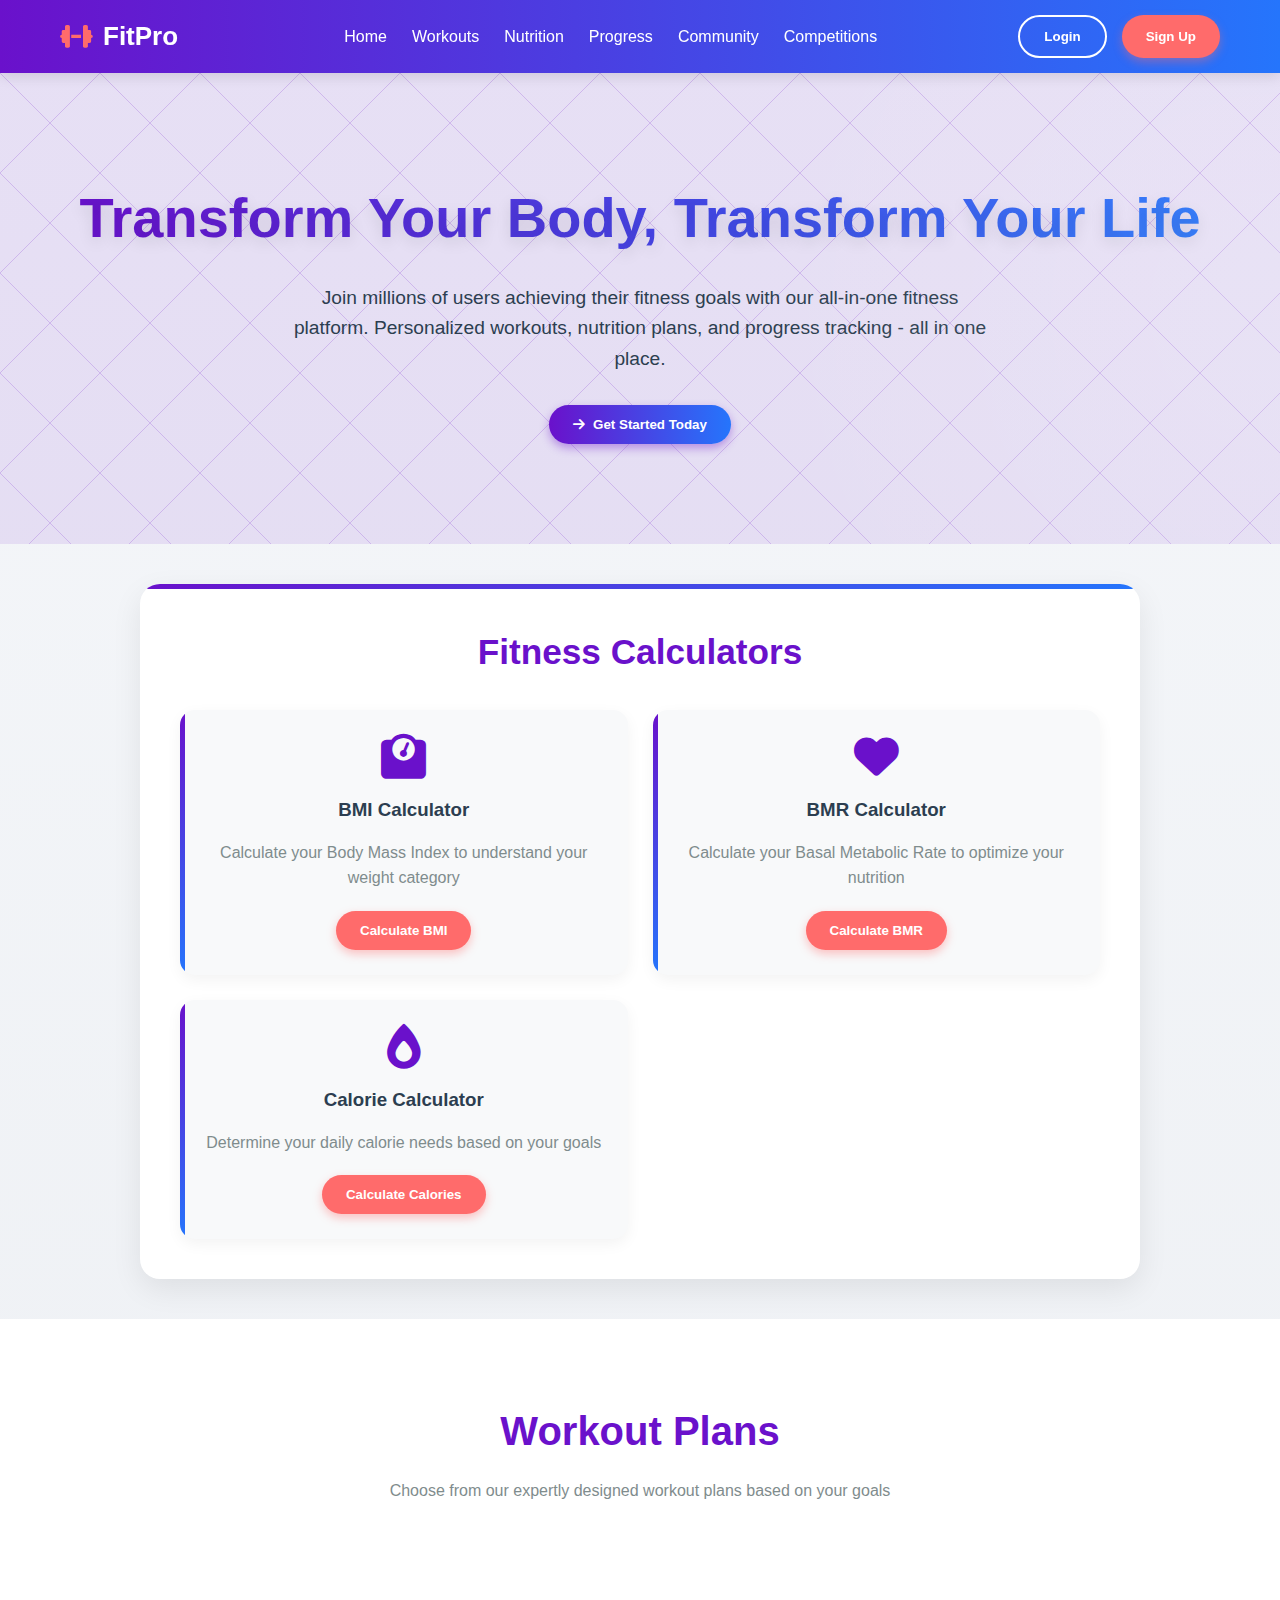
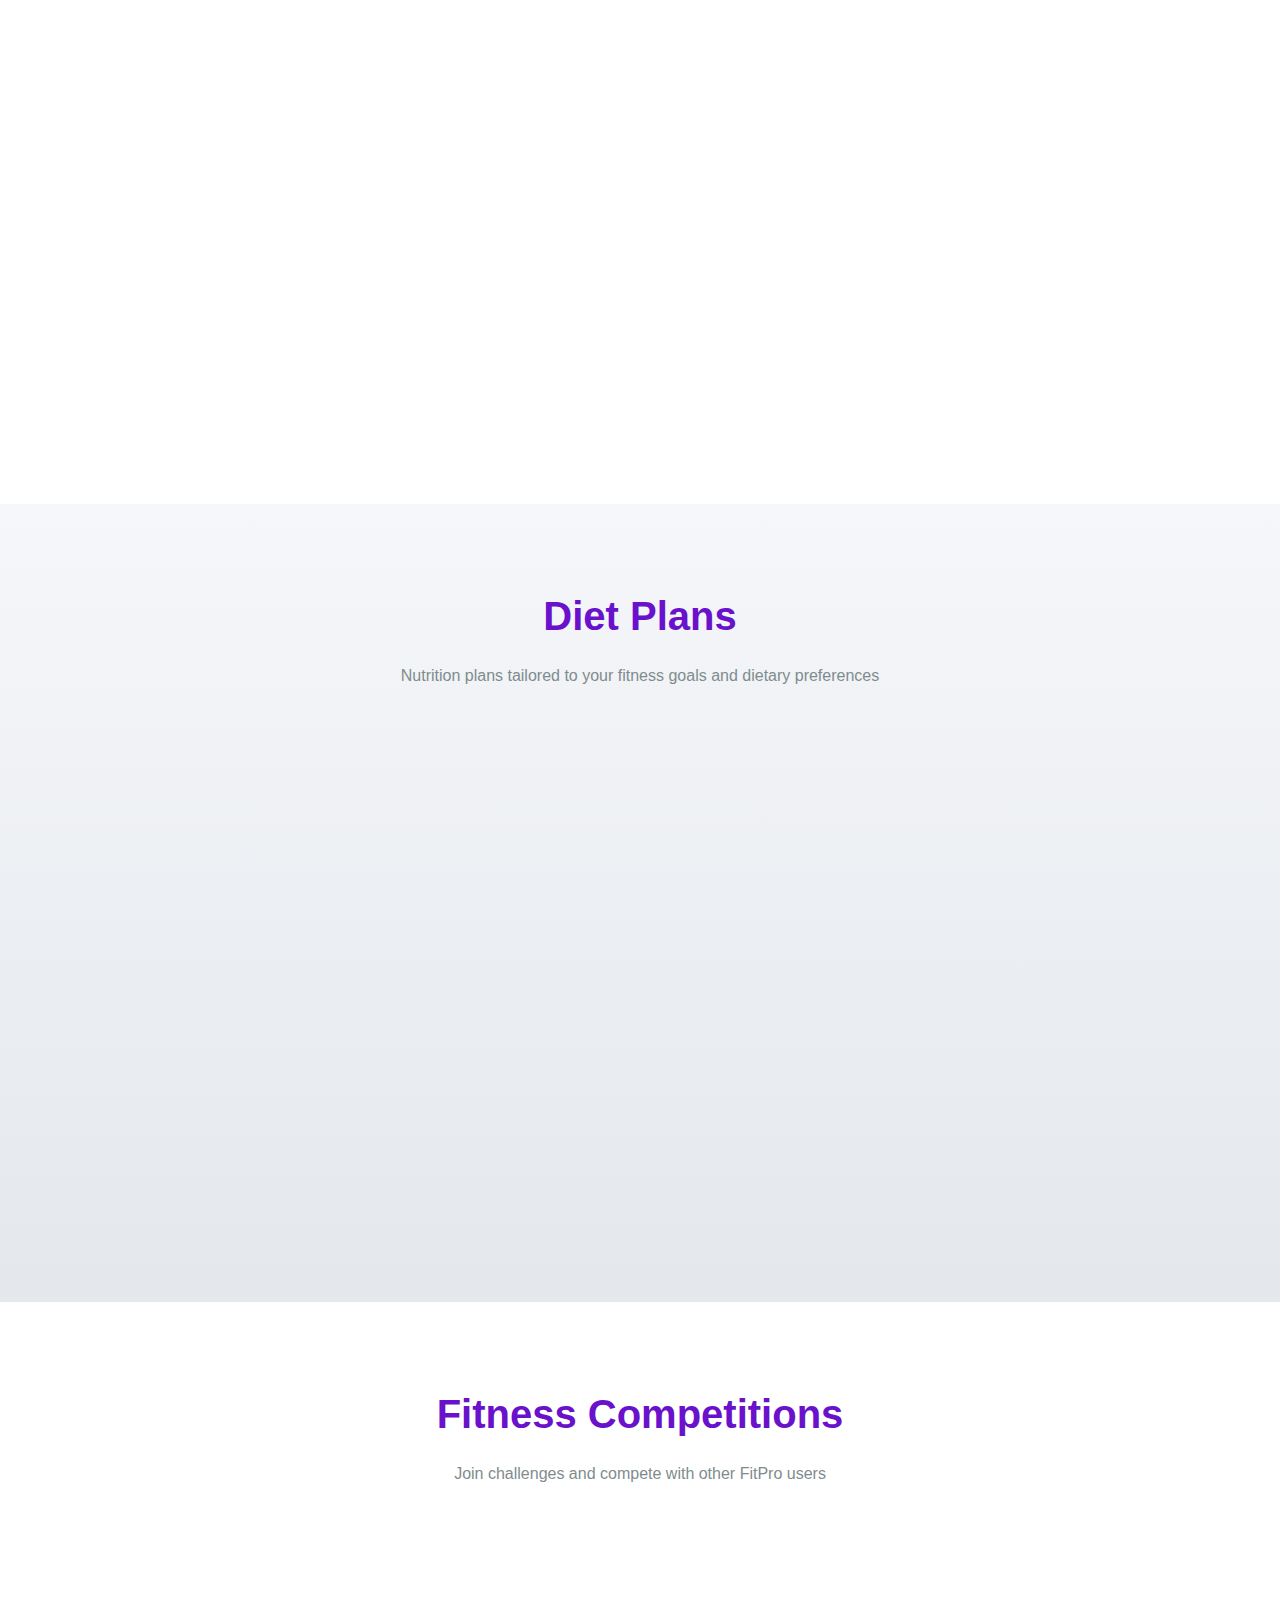
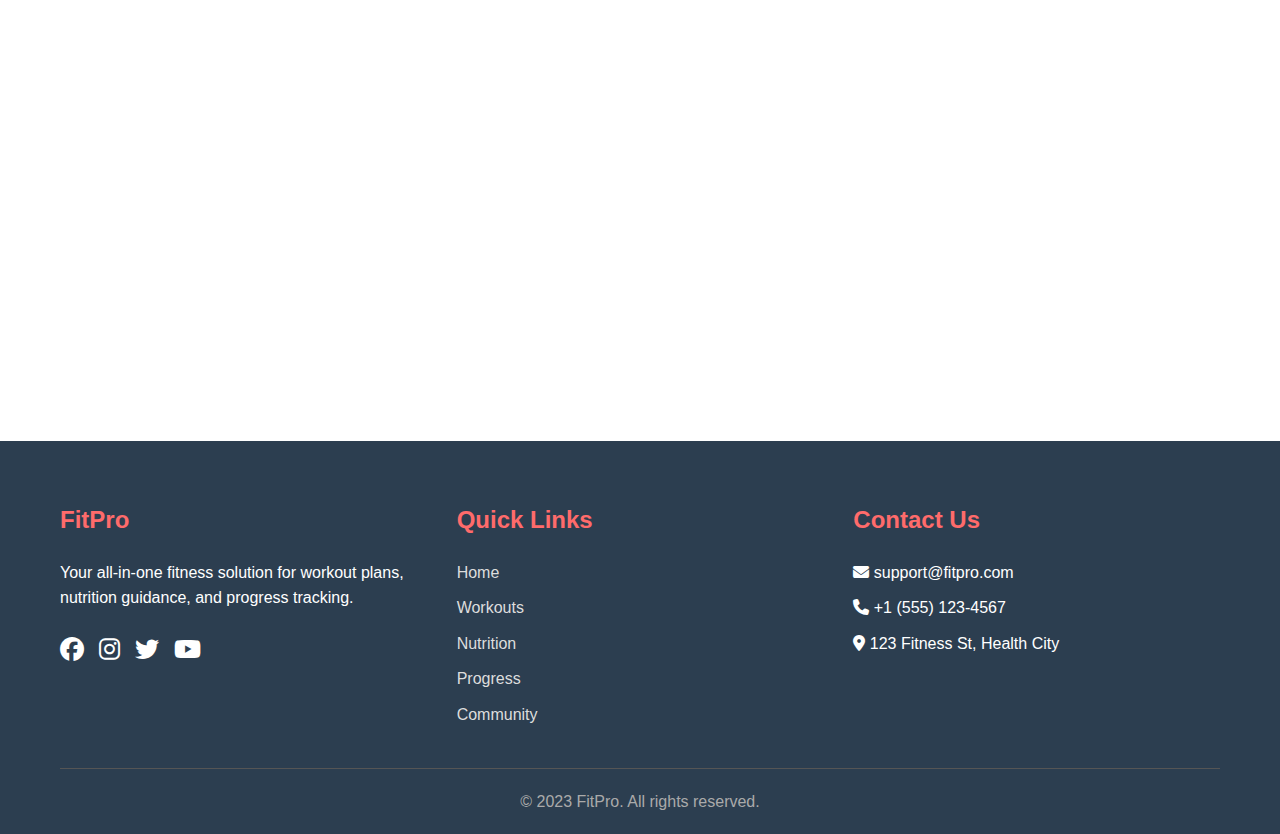
<file: index.html>
<!DOCTYPE html>
<html lang="en">
<head>
    <meta charset="UTF-8">
    <meta name="viewport" content="width=device-width, initial-scale=1.0">
    <title>FitPro - Ultimate Fitness Solution</title>
    <link rel="stylesheet" href="https://cdnjs.cloudflare.com/ajax/libs/font-awesome/6.4.0/css/all.min.css">
    <style>
        * {
            margin: 0;
            padding: 0;
            box-sizing: border-box;
            font-family: 'Poppins', sans-serif;
        }

        :root {
            --primary: #6a11cb;
            --secondary: #2575fc;
            --accent: #ff6b6b;
            --success: #2ecc71;
            --warning: #f39c12;
            --light: #f8f9fa;
            --dark: #2c3e50;
            --gray: #7f8c8d;
        }

        body {
            background: linear-gradient(to bottom, #f5f7fa, #e4e7ec);
            color: var(--dark);
            line-height: 1.6;
            overflow-x: hidden;
        }

        .container {
            width: 100%;
            max-width: 1200px;
            margin: 0 auto;
            padding: 0 20px;
        }

        /* Header Styles */
        header {
            background: linear-gradient(to right, var(--primary), var(--secondary));
            color: white;
            padding: 15px 0;
            position: sticky;
            top: 0;
            z-index: 100;
            box-shadow: 0 4px 12px rgba(0, 0, 0, 0.1);
        }

        .header-content {
            display: flex;
            justify-content: space-between;
            align-items: center;
        }

        .logo {
            display: flex;
            align-items: center;
            font-size: 26px;
            font-weight: 700;
        }

        .logo i {
            margin-right: 10px;
            color: var(--accent);
            animation: pulse 2s infinite;
        }

        @keyframes pulse {
            0% { transform: scale(1); }
            50% { transform: scale(1.1); }
            100% { transform: scale(1); }
        }

        nav ul {
            display: flex;
            list-style: none;
        }

        nav ul li {
            margin-left: 25px;
        }

        nav ul li a {
            color: white;
            text-decoration: none;
            font-weight: 500;
            transition: color 0.3s;
            position: relative;
        }

        nav ul li a:after {
            content: '';
            position: absolute;
            width: 0;
            height: 2px;
            bottom: -5px;
            left: 0;
            background-color: var(--accent);
            transition: width 0.3s;
        }

        nav ul li a:hover:after {
            width: 100%;
        }

        nav ul li a:hover {
            color: var(--accent);
        }

        .auth-buttons {
            display: flex;
            gap: 15px;
        }

        .btn {
            padding: 12px 24px;
            border-radius: 50px;
            border: none;
            cursor: pointer;
            font-weight: 600;
            transition: all 0.3s;
            display: inline-flex;
            align-items: center;
            justify-content: center;
        }

        .btn i {
            margin-right: 8px;
        }

        .btn-outline {
            background: transparent;
            border: 2px solid white;
            color: white;
        }

        .btn-outline:hover {
            background: white;
            color: var(--primary);
        }

        .btn-primary {
            background: var(--accent);
            color: white;
            box-shadow: 0 4px 10px rgba(255, 107, 107, 0.4);
        }

        .btn-primary:hover {
            background: #ff5252;
            transform: translateY(-2px);
            box-shadow: 0 6px 15px rgba(255, 107, 107, 0.5);
        }

        .btn-gradient {
            background: linear-gradient(to right, var(--primary), var(--secondary));
            color: white;
            box-shadow: 0 4px 10px rgba(106, 17, 203, 0.4);
        }

        .btn-gradient:hover {
            transform: translateY(-2px);
            box-shadow: 0 6px 15px rgba(106, 17, 203, 0.5);
        }

        /* Hero Section */
        .hero {
            padding: 100px 0;
            text-align: center;
            background: url('data:image/svg+xml;utf8,<svg xmlns="http://www.w3.org/2000/svg" width="100" height="100" viewBox="0 0 100 100"><rect width="100" height="100" fill="%236a11cb" opacity="0.1"/><path d="M0 0 L100 100" stroke="%236a11cb" stroke-width="1" opacity="0.2"/><path d="M100 0 L0 100" stroke="%236a11cb" stroke-width="1" opacity="0.2"/></svg>');
            position: relative;
            overflow: hidden;
        }

        .hero:before {
            content: '';
            position: absolute;
            top: -50%;
            right: -50%;
            width: 100%;
            height: 200%;
            background: radial-gradient(circle, rgba(255,255,255,0.1) 0%, rgba(255,255,255,0) 70%);
            transform: rotate(30deg);
        }

        .hero h1 {
            font-size: 3.5rem;
            margin-bottom: 20px;
            background: linear-gradient(to right, var(--primary), var(--secondary));
            -webkit-background-clip: text;
            -webkit-text-fill-color: transparent;
            text-shadow: 0 5px 15px rgba(0, 0, 0, 0.1);
        }

        .hero p {
            font-size: 1.2rem;
            max-width: 700px;
            margin: 0 auto 30px;
            color: var(--dark);
        }

        /* Calculator Section */
        .calculator {
            background: white;
            border-radius: 20px;
            padding: 40px;
            box-shadow: 0 10px 30px rgba(0, 0, 0, 0.08);
            margin: 40px auto;
            max-width: 1000px;
            position: relative;
            overflow: hidden;
        }

        .calculator:before {
            content: '';
            position: absolute;
            top: 0;
            left: 0;
            width: 100%;
            height: 5px;
            background: linear-gradient(to right, var(--primary), var(--secondary));
        }

        .calculator h2 {
            text-align: center;
            margin-bottom: 30px;
            color: var(--primary);
            font-size: 2.2rem;
        }

        .calculator-grid {
            display: grid;
            grid-template-columns: repeat(auto-fit, minmax(300px, 1fr));
            gap: 25px;
        }

        .calc-card {
            background: var(--light);
            border-radius: 15px;
            padding: 25px;
            text-align: center;
            transition: all 0.3s;
            box-shadow: 0 5px 15px rgba(0, 0, 0, 0.05);
            position: relative;
            overflow: hidden;
        }

        .calc-card:after {
            content: '';
            position: absolute;
            top: 0;
            left: 0;
            width: 5px;
            height: 100%;
            background: linear-gradient(to bottom, var(--primary), var(--secondary));
        }

        .calc-card:hover {
            transform: translateY(-8px);
            box-shadow: 0 12px 20px rgba(0, 0, 0, 0.1);
        }

        .calc-card i {
            font-size: 2.8rem;
            color: var(--primary);
            margin-bottom: 15px;
        }

        .calc-card h3 {
            margin-bottom: 15px;
            color: var(--dark);
        }

        .calc-card p {
            color: var(--gray);
            margin-bottom: 20px;
        }

        /* Calculator Forms */
        .calculator-form {
            background: white;
            border-radius: 15px;
            padding: 30px;
            box-shadow: 0 10px 25px rgba(0, 0, 0, 0.08);
            margin: 40px auto;
            max-width: 600px;
            display: none;
        }

        .calculator-form h3 {
            text-align: center;
            margin-bottom: 25px;
            color: var(--primary);
            font-size: 1.8rem;
        }

        .form-group {
            margin-bottom: 20px;
        }

        .form-group label {
            display: block;
            margin-bottom: 8px;
            font-weight: 500;
            color: var(--dark);
        }

        .form-group input, .form-group select {
            width: 100%;
            padding: 14px;
            border: 1px solid #ddd;
            border-radius: 8px;
            font-size: 1rem;
            transition: border 0.3s;
        }

        .form-group input:focus, .form-group select:focus {
            border-color: var(--primary);
            outline: none;
            box-shadow: 0 0 0 3px rgba(106, 17, 203, 0.1);
        }

        .gender-group {
            display: flex;
            gap: 20px;
            margin-bottom: 20px;
        }

        .gender-option {
            flex: 1;
            text-align: center;
            padding: 15px;
            border: 2px solid #ddd;
            border-radius: 8px;
            cursor: pointer;
            transition: all 0.3s;
        }

        .gender-option.selected {
            border-color: var(--primary);
            background-color: rgba(106, 17, 203, 0.05);
        }

        .gender-option i {
            font-size: 1.5rem;
            margin-bottom: 8px;
            color: var(--gray);
        }

        .gender-option.selected i {
            color: var(--primary);
        }

        .calc-result {
            text-align: center;
            margin-top: 25px;
            padding: 20px;
            border-radius: 10px;
            font-weight: bold;
            display: none;
            background: linear-gradient(to right, var(--primary), var(--secondary));
            color: white;
            box-shadow: 0 5px 15px rgba(0, 0, 0, 0.1);
        }

        /* Workout Plans Section */
        .workout-plans {
            padding: 80px 0;
            background: white;
        }

        .section-title {
            text-align: center;
            margin-bottom: 50px;
        }

        .section-title h2 {
            font-size: 2.5rem;
            color: var(--primary);
            margin-bottom: 15px;
        }

        .section-title p {
            color: var(--gray);
            max-width: 700px;
            margin: 0 auto;
        }

        .plans-container {
            display: grid;
            grid-template-columns: repeat(auto-fit, minmax(300px, 1fr));
            gap: 30px;
        }

        .plan-card {
            background: var(--light);
            border-radius: 15px;
            overflow: hidden;
            transition: transform 0.3s;
            box-shadow: 0 8px 20px rgba(0, 0, 0, 0.08);
        }

        .plan-card:hover {
            transform: translateY(-8px);
        }

        .plan-header {
            padding: 25px;
            text-align: center;
            color: white;
        }

        .weight-loss .plan-header {
            background: linear-gradient(to right, #ff7e5f, #feb47b);
        }

        .muscle-gain .plan-header {
            background: linear-gradient(to right, #00c9ff, #92fe9d);
        }

        .maintenance .plan-header {
            background: linear-gradient(to right, #6a11cb, #2575fc);
        }

        .plan-header h3 {
            font-size: 1.8rem;
            margin-bottom: 10px;
        }

        .plan-header p {
            font-size: 2.5rem;
            font-weight: 700;
        }

        .plan-header p span {
            font-size: 1rem;
            font-weight: normal;
        }

        .plan-content {
            padding: 25px;
        }

        .plan-content ul {
            list-style: none;
            margin-bottom: 25px;
        }

        .plan-content ul li {
            padding: 10px 0;
            border-bottom: 1px solid #eee;
            display: flex;
            align-items: center;
        }

        .plan-content ul li i {
            color: var(--success);
            margin-right: 10px;
        }

        /* Diet Plans Section */
        .diet-plans {
            padding: 80px 0;
            background: linear-gradient(to bottom, #f5f7fa, #e4e7ec);
        }

        .diet-container {
            display: grid;
            grid-template-columns: repeat(auto-fit, minmax(300px, 1fr));
            gap: 30px;
        }

        .diet-card {
            background: white;
            border-radius: 15px;
            overflow: hidden;
            box-shadow: 0 8px 20px rgba(0, 0, 0, 0.08);
            transition: transform 0.3s;
        }

        .diet-card:hover {
            transform: translateY(-8px);
        }

        .diet-img {
            height: 200px;
            background: linear-gradient(to right, var(--primary), var(--secondary));
            display: flex;
            align-items: center;
            justify-content: center;
            position: relative;
            overflow: hidden;
        }

        .diet-img i {
            font-size: 4rem;
            color: white;
            z-index: 1;
        }

        .diet-img:after {
            content: '';
            position: absolute;
            top: -50%;
            left: -50%;
            width: 200%;
            height: 200%;
            background: rgba(255, 255, 255, 0.1);
            transform: rotate(30deg);
        }

        .diet-content {
            padding: 25px;
        }

        .diet-content h3 {
            margin-bottom: 15px;
            color: var(--primary);
        }

        .day-plan {
            margin-top: 25px;
        }

        .day-plan h4 {
            margin-bottom: 10px;
            color: var(--dark);
            display: flex;
            align-items: center;
        }

        .day-plan h4 i {
            margin-right: 10px;
            color: var(--primary);
        }

        /* Competitions Section */
        .competitions {
            padding: 80px 0;
            background: white;
        }

        .competition-container {
            display: grid;
            grid-template-columns: repeat(auto-fit, minmax(300px, 1fr));
            gap: 30px;
        }

        .competition-card {
            background: var(--light);
            border-radius: 15px;
            overflow: hidden;
            box-shadow: 0 8px 20px rgba(0, 0, 0, 0.08);
            transition: transform 0.3s;
        }

        .competition-card:hover {
            transform: translateY(-8px);
        }

        .competition-header {
            padding: 20px;
            text-align: center;
            color: white;
            background: linear-gradient(to right, var(--primary), var(--secondary));
        }

        .competition-body {
            padding: 25px;
        }

        .competition-body h3 {
            margin-bottom: 15px;
            color: var(--dark);
        }

        .progress-container {
            margin: 20px 0;
        }

        .progress-info {
            display: flex;
            justify-content: space-between;
            margin-bottom: 8px;
        }

        .progress-bar {
            height: 10px;
            background: #e0e0e0;
            border-radius: 5px;
            overflow: hidden;
        }

        .progress-fill {
            height: 100%;
            background: linear-gradient(to right, var(--primary), var(--secondary));
            border-radius: 5px;
        }

        .participants {
            display: flex;
            margin-top: 20px;
        }

        .participant {
            width: 40px;
            height: 40px;
            border-radius: 50%;
            border: 3px solid white;
            margin-left: -15px;
            background: var(--gray);
            display: flex;
            align-items: center;
            justify-content: center;
            color: white;
            font-weight: bold;
        }

        .participant:first-child {
            margin-left: 0;
        }

        /* Footer */
        footer {
            background: var(--dark);
            color: white;
            padding: 60px 0 20px;
        }

        .footer-content {
            display: grid;
            grid-template-columns: repeat(auto-fit, minmax(250px, 1fr));
            gap: 30px;
            margin-bottom: 30px;
        }

        .footer-section h3 {
            margin-bottom: 20px;
            font-size: 1.5rem;
            color: var(--accent);
        }

        .footer-section ul {
            list-style: none;
        }

        .footer-section ul li {
            margin-bottom: 10px;
        }

        .footer-section ul li a {
            color: #ddd;
            text-decoration: none;
            transition: color 0.3s;
        }

        .footer-section ul li a:hover {
            color: var(--accent);
        }

        .social-icons {
            display: flex;
            gap: 15px;
            margin-top: 20px;
        }

        .social-icons a {
            color: white;
            font-size: 1.5rem;
            transition: color 0.3s;
        }

        .social-icons a:hover {
            color: var(--accent);
        }

        .copyright {
            text-align: center;
            padding-top: 20px;
            border-top: 1px solid #555;
            color: #aaa;
        }

        /* Responsive Design */
        @media (max-width: 768px) {
            .header-content {
                flex-direction: column;
                text-align: center;
            }

            nav ul {
                margin: 20px 0;
                justify-content: center;
                flex-wrap: wrap;
            }

            nav ul li {
                margin: 10px 15px;
            }

            .auth-buttons {
                justify-content: center;
                flex-wrap: wrap;
            }

            .hero h1 {
                font-size: 2.5rem;
            }

            .calculator {
                padding: 25px;
            }

            .gender-group {
                flex-direction: column;
                gap: 10px;
            }
        }
    </style>
</head>
<body>
    <!-- Header -->
    <header>
        <div class="container">
            <div class="header-content">
                <div class="logo">
                    <i class="fas fa-dumbbell"></i>
                    <span>FitPro</span>
                </div>
                <nav>
                    <ul>
                        <li><a href="#">Home</a></li>
                        <li><a href="workout.html">Workouts</a></li>
                        <li><a href="#">Nutrition</a></li>
                        <li><a href="#">Progress</a></li>
                        <li><a href="#">Community</a></li>
                        <li><a href="#">Competitions</a></li>
                    </ul>
                </nav>
                <div class="auth-buttons">
                    <button class="btn btn-outline" id="loginBtn">Login</button>
                    <button class="btn btn-primary" id="signupBtn">Sign Up</button>
                </div>
            </div>
        </div>
    </header>

    <!-- Hero Section -->
    <section class="hero">
        <div class="container">
            <h1>Transform Your Body, Transform Your Life</h1>
            <p>Join millions of users achieving their fitness goals with our all-in-one fitness platform. Personalized workouts, nutrition plans, and progress tracking - all in one place.</p>
            <button class="btn btn-gradient"><i class="fas fa-arrow-right"></i>Get Started Today</button>
        </div>
    </section>

    <!-- Fitness Calculator Section -->
    <section class="calculator">
        <h2>Fitness Calculators</h2>
        <div class="calculator-grid">
            <div class="calc-card">
                <i class="fas fa-weight"></i>
                <h3>BMI Calculator</h3>
                <p>Calculate your Body Mass Index to understand your weight category</p>
                <button class="btn btn-primary" id="bmiCalcBtn">Calculate BMI</button>
            </div>
            <div class="calc-card">
                <i class="fas fa-heart"></i>
                <h3>BMR Calculator</h3>
                <p>Calculate your Basal Metabolic Rate to optimize your nutrition</p>
                <button class="btn btn-primary" id="bmrCalcBtn">Calculate BMR</button>
            </div>
            <div class="calc-card">
                <i class="fas fa-burn"></i>
                <h3>Calorie Calculator</h3>
                <p>Determine your daily calorie needs based on your goals</p>
                <button class="btn btn-primary" id="calorieCalcBtn">Calculate Calories</button>
            </div>
        </div>
    </section>

    <!-- BMI Calculator -->
    <div class="calculator-form" id="bmiCalculator">
        <h3>BMI Calculator</h3>
        <div class="form-group">
            <label for="height">Height (cm)</label>
            <input type="number" id="height" placeholder="Enter your height">
        </div>
        <div class="form-group">
            <label for="weight">Weight (kg)</label>
            <input type="number" id="weight" placeholder="Enter your weight">
        </div>
        <button class="btn btn-primary" id="calculateBmi">Calculate</button>
        <div class="calc-result" id="bmiResult"></div>
    </div>

    <!-- BMR Calculator -->
    <div class="calculator-form" id="bmrCalculator">
        <h3>BMR Calculator</h3>
        <div class="gender-group">
            <div class="gender-option" id="maleOption">
                <i class="fas fa-male"></i>
                <p>Male</p>
            </div>
            <div class="gender-option" id="femaleOption">
                <i class="fas fa-female"></i>
                <p>Female</p>
            </div>
        </div>
        <div class="form-group">
            <label for="age">Age</label>
            <input type="number" id="age" placeholder="Enter your age">
        </div>
        <div class="form-group">
            <label for="bmrHeight">Height (cm)</label>
            <input type="number" id="bmrHeight" placeholder="Enter your height">
        </div>
        <div class="form-group">
            <label for="bmrWeight">Weight (kg)</label>
            <input type="number" id="bmrWeight" placeholder="Enter your weight">
        </div>
        <button class="btn btn-primary" id="calculateBmr">Calculate</button>
        <div class="calc-result" id="bmrResult"></div>
    </div>

    <!-- Calorie Calculator -->
    <div class="calculator-form" id="calorieCalculator">
        <h3>Calorie Calculator</h3>
        <div class="form-group">
            <label for="activityLevel">Activity Level</label>
            <select id="activityLevel">
                <option value="1.2">Sedentary (little or no exercise)</option>
                <option value="1.375">Lightly active (light exercise 1-3 days/week)</option>
                <option value="1.55">Moderately active (moderate exercise 3-5 days/week)</option>
                <option value="1.725">Very active (hard exercise 6-7 days/week)</option>
                <option value="1.9">Extra active (very hard exercise, physical job)</option>
            </select>
        </div>
        <button class="btn btn-primary" id="calculateCalories">Calculate</button>
        <div class="calc-result" id="calorieResult"></div>
    </div>

    <!-- Workout Plans Section -->
    <section class="workout-plans">
        <div class="container">
            <div class="section-title">
                <h2>Workout Plans</h2>
                <p>Choose from our expertly designed workout plans based on your goals</p>
            </div>
            <div class="plans-container">
                <div class="plan-card weight-loss">
                    <div class="plan-header">
                        <h3>Weight Loss</h3>
                        <p>30 days <span>program</span></p>
                    </div>
                    <div class="plan-content">
                        <ul>
                            <li><i class="fas fa-check-circle"></i>Cardio workouts</li>
                            <li><i class="fas fa-check-circle"></i>HIIT training</li>
                            <li><i class="fas fa-check-circle"></i>Full-body exercises</li>
                            <li><i class="fas fa-check-circle"></i>Low-impact options</li>
                        </ul>
                        <button class="btn btn-primary" style="width: 100%;">Select Plan</button>
                    </div>
                </div>
                <div class="plan-card muscle-gain">
                    <div class="plan-header">
                        <h3>Muscle Gain</h3>
                        <p>60 days <span>program</span></p>
                    </div>
                    <div class="plan-content">
                        <ul>
                            <li><i class="fas fa-check-circle"></i>Strength training</li>
                            <li><i class="fas fa-check-circle"></i>Progressive overload</li>
                            <li><i class="fas fa-check-circle"></i>Split routines</li>
                            <li><i class="fas fa-check-circle"></i>Recovery guidance</li>
                        </ul>
                        <button class="btn btn-primary" style="width: 100%;">Select Plan</button>
                    </div>
                </div>
                <div class="plan-card maintenance">
                    <div class="plan-header">
                        <h3>Maintenance</h3>
                        <p>Ongoing <span>program</span></p>
                    </div>
                    <div class="plan-content">
                        <ul>
                            <li><i class="fas fa-check-circle"></i>Balanced workouts</li>
                            <li><i class="fas fa-check-circle"></i>Flexible scheduling</li>
                            <li><i class="fas fa-check-circle"></i>Varied exercises</li>
                            <li><i class="fas fa-check-circle"></i>Lifestyle integration</li>
                        </ul>
                        <button class="btn btn-primary" style="width: 100%;">Select Plan</button>
                    </div>
                </div>
            </div>
        </div>
    </section>

    <!-- Diet Plans Section -->
    <section class="diet-plans">
        <div class="container">
            <div class="section-title">
                <h2>Diet Plans</h2>
                <p>Nutrition plans tailored to your fitness goals and dietary preferences</p>
            </div>
            <div class="diet-container">
                <div class="diet-card">
                    <div class="diet-img">
                        <i class="fas fa-weight"></i>
                    </div>
                    <div class="diet-content">
                        <h3>Weight Loss Diet</h3>
                        <p>Calorie-controlled meals with balanced nutrition to help you lose weight sustainably.</p>
                        <div class="day-plan">
                            <h4><i class="fas fa-utensils"></i>Sample Day</h4>
                            <p><strong>Breakfast:</strong> Greek yogurt with berries</p>
                            <p><strong>Lunch:</strong> Grilled chicken salad</p>
                            <p><strong>Dinner:</strong> Baked salmon with vegetables</p>
                        </div>
                    </div>
                </div>
                <div class="diet-card">
                    <div class="diet-img">
                        <i class="fas fa-dumbbell"></i>
                    </div>
                    <div class="diet-content">
                        <h3>Muscle Gain Diet</h3>
                        <p>High-protein meal plan to support muscle growth and recovery.</p>
                        <div class="day-plan">
                            <h4><i class="fas fa-utensils"></i>Sample Day</h4>
                            <p><strong>Breakfast:</strong> Protein oatmeal with nuts</p>
                            <p><strong>Lunch:</strong> Lean beef with sweet potato</p>
                            <p><strong>Dinner:</strong> Tuna steak with quinoa</p>
                        </div>
                    </div>
                </div>
                <div class="diet-card">
                    <div class="diet-img">
                        <i class="fas fa-heart"></i>
                    </div>
                    <div class="diet-content">
                        <h3>Maintenance Diet</h3>
                        <p>Balanced nutrition plan to maintain your weight and overall health.</p>
                        <div class="day-plan">
                            <h4><i class="fas fa-utensils"></i>Sample Day</h4>
                            <p><strong>Breakfast:</strong> Whole grain toast with avocado</p>
                            <p><strong>Lunch:</strong> Chicken wrap with veggies</p>
                            <p><strong>Dinner:</strong> Stir-fried tofu with brown rice</p>
                        </div>
                    </div>
                </div>
            </div>
        </div>
    </section>

    <!-- Competitions Section -->
    <section class="competitions">
        <div class="container">
            <div class="section-title">
                <h2>Fitness Competitions</h2>
                <p>Join challenges and compete with other FitPro users</p>
            </div>
            <div class="competition-container">
                <div class="competition-card">
                    <div class="competition-header">
                        <h3>30-Day Step Challenge</h3>
                        <p>April 1 - April 30</p>
                    </div>
                    <div class="competition-body">
                        <h3>Walk to Win!</h3>
                        <p>Reach 10,000 steps daily to complete the challenge and earn rewards.</p>
                        <div class="progress-container">
                            <div class="progress-info">
                                <span>Progress</span>
                                <span>65%</span>
                            </div>
                            <div class="progress-bar">
                                <div class="progress-fill" style="width: 65%;"></div>
                            </div>
                        </div>
                        <div class="participants">
                            <div class="participant">1</div>
                            <div class="participant">2</div>
                            <div class="participant">3</div>
                            <div class="participant">+25</div>
                        </div>
                        <button class="btn btn-primary" style="width: 100%; margin-top: 20px;">Join Challenge</button>
                    </div>
                </div>
                <div class="competition-card">
                    <div class="competition-header">
                        <h3>Summer Body Transformation</h3>
                        <p>May 1 - July 31</p>
                    </div>
                    <div class="competition-body">
                        <h3>Get Beach Ready!</h3>
                        <p>12-week transformation challenge with weekly workouts and diet plans.</p>
                        <div class="progress-container">
                            <div class="progress-info">
                                <span>Progress</span>
                                <span>28%</span>
                            </div>
                            <div class="progress-bar">
                                <div class="progress-fill" style="width: 28%;"></div>
                            </div>
                        </div>
                        <div class="participants">
                            <div class="participant">1</div>
                            <div class="participant">2</div>
                            <div class="participant">3</div>
                            <div class="participant">+42</div>
                        </div>
                        <button class="btn btn-primary" style="width: 100%; margin-top: 20px;">Join Challenge</button>
                    </div>
                </div>
                <div class="competition-card">
                    <div class="competition-header">
                        <h3>Plank Master Challenge</h3>
                        <p>Ongoing</p>
                    </div>
                    <div class="competition-body">
                        <h3>Build Core Strength!</h3>
                        <p>Compete to see who can hold a plank the longest. Weekly leaderboards.</p>
                        <div class="progress-container">
                            <div class="progress-info">
                                <span>Progress</span>
                                <span>82%</span>
                            </div>
                            <div class="progress-bar">
                                <div class="progress-fill" style="width: 82%;"></div>
                            </div>
                        </div>
                        <div class="participants">
                            <div class="participant">1</div>
                            <div class="participant">2</div>
                            <div class="participant">3</div>
                            <div class="participant">+38</div>
                        </div>
                        <button class="btn btn-primary" style="width: 100%; margin-top: 20px;">Join Challenge</button>
                    </div>
                </div>
            </div>
        </div>
    </section>

    <!-- Footer -->
    <footer>
        <div class="container">
            <div class="footer-content">
                <div class="footer-section">
                    <h3>FitPro</h3>
                    <p>Your all-in-one fitness solution for workout plans, nutrition guidance, and progress tracking.</p>
                    <div class="social-icons">
                        <a href="#"><i class="fab fa-facebook"></i></a>
                        <a href="#"><i class="fab fa-instagram"></i></a>
                        <a href="#"><i class="fab fa-twitter"></i></a>
                        <a href="#"><i class="fab fa-youtube"></i></a>
                    </div>
                </div>
                <div class="footer-section">
                    <h3>Quick Links</h3>
                    <ul>
                        <li><a href="#">Home</a></li>
                        <li><a href="#">Workouts</a></li>
                        <li><a href="#">Nutrition</a></li>
                        <li><a href="#">Progress</a></li>
                        <li><a href="#">Community</a></li>
                    </ul>
                </div>
                <div class="footer-section">
                    <h3>Contact Us</h3>
                    <ul>
                        <li><i class="fas fa-envelope"></i> support@fitpro.com</li>
                        <li><i class="fas fa-phone"></i> +1 (555) 123-4567</li>
                        <li><i class="fas fa-map-marker-alt"></i> 123 Fitness St, Health City</li>
                    </ul>
                </div>
            </div>
            <div class="copyright">
                <p>&copy; 2023 FitPro. All rights reserved.</p>
            </div>
        </div>
    </footer>

    <script>
        // DOM Elements
        const loginBtn = document.getElementById('loginBtn');
        const signupBtn = document.getElementById('signupBtn');
        const bmiCalcBtn = document.getElementById('bmiCalcBtn');
        const bmrCalcBtn = document.getElementById('bmrCalcBtn');
        const calorieCalcBtn = document.getElementById('calorieCalcBtn');
        const bmiCalculator = document.getElementById('bmiCalculator');
        const bmrCalculator = document.getElementById('bmrCalculator');
        const calorieCalculator = document.getElementById('calorieCalculator');
        const calculateBmi = document.getElementById('calculateBmi');
        const calculateBmr = document.getElementById('calculateBmr');
        const calculateCalories = document.getElementById('calculateCalories');
        const bmiResult = document.getElementById('bmiResult');
        const bmrResult = document.getElementById('bmrResult');
        const calorieResult = document.getElementById('calorieResult');
        const maleOption = document.getElementById('maleOption');
        const femaleOption = document.getElementById('femaleOption');
        
        let selectedGender = 'male';
        let bmrValue = 0;

        // Show Login Modal (simplified for demo)
        loginBtn.addEventListener('click', () => {
            alert('Login functionality would be implemented here with backend integration');
        });

        // Show Signup Modal (simplified for demo)
        signupBtn.addEventListener('click', () => {
            alert('Signup functionality would be implemented here with backend integration');
        });

        // Show BMI Calculator
        bmiCalcBtn.addEventListener('click', () => {
            bmiCalculator.style.display = 'block';
            bmrCalculator.style.display = 'none';
            calorieCalculator.style.display = 'none';
            bmiCalculator.scrollIntoView({ behavior: 'smooth' });
        });

        // Show BMR Calculator
        bmrCalcBtn.addEventListener('click', () => {
            bmrCalculator.style.display = 'block';
            bmiCalculator.style.display = 'none';
            calorieCalculator.style.display = 'none';
            bmrCalculator.scrollIntoView({ behavior: 'smooth' });
        });

        // Show Calorie Calculator
        calorieCalcBtn.addEventListener('click', () => {
            if (bmrValue === 0) {
                alert('Please calculate your BMR first for accurate calorie estimation');
                bmrCalcBtn.click();
                return;
            }
            calorieCalculator.style.display = 'block';
            bmiCalculator.style.display = 'none';
            bmrCalculator.style.display = 'none';
            calorieCalculator.scrollIntoView({ behavior: 'smooth' });
        });

        // Gender Selection
        maleOption.addEventListener('click', () => {
            selectedGender = 'male';
            maleOption.classList.add('selected');
            femaleOption.classList.remove('selected');
        });

        femaleOption.addEventListener('click', () => {
            selectedGender = 'female';
            femaleOption.classList.add('selected');
            maleOption.classList.remove('selected');
        });

        // Initialize gender selection
        maleOption.classList.add('selected');

        // Calculate BMI
        calculateBmi.addEventListener('click', () => {
            const height = parseFloat(document.getElementById('height').value) / 100; // convert cm to m
            const weight = parseFloat(document.getElementById('weight').value);
            
            if (height && weight) {
                const bmi = weight / (height * height);
                let category = '';
                
                if (bmi < 18.5) {
                    category = 'Underweight';
                    bmiResult.style.background = 'linear-gradient(to right, #ff7e5f, #feb47b)';
                } else if (bmi < 25) {
                    category = 'Normal weight';
                    bmiResult.style.background = 'linear-gradient(to right, #00c9ff, #92fe9d)';
                } else if (bmi < 30) {
                    category = 'Overweight';
                    bmiResult.style.background = 'linear-gradient(to right, #ff7e5f, #feb47b)';
                } else {
                    category = 'Obesity';
                    bmiResult.style.background = 'linear-gradient(to right, #ff6b6b, #ff5252)';
                }
                
                bmiResult.innerHTML = `Your BMI: ${bmi.toFixed(1)} (${category})`;
                bmiResult.style.display = 'block';
            } else {
                alert('Please enter both height and weight.');
            }
        });

        // Calculate BMR
        calculateBmr.addEventListener('click', () => {
            const age = parseFloat(document.getElementById('age').value);
            const height = parseFloat(document.getElementById('bmrHeight').value);
            const weight = parseFloat(document.getElementById('bmrWeight').value);
            
            if (age && height && weight) {
                // Mifflin-St Jeor Equation
                if (selectedGender === 'male') {
                    bmrValue = (10 * weight) + (6.25 * height) - (5 * age) + 5;
                } else {
                    bmrValue = (10 * weight) + (6.25 * height) - (5 * age) - 161;
                }
                
                bmrResult.innerHTML = `Your BMR: ${bmrValue.toFixed(0)} calories/day`;
                bmrResult.style.background = 'linear-gradient(to right, #6a11cb, #2575fc)';
                bmrResult.style.display = 'block';
            } else {
                alert('Please enter all required fields.');
            }
        });

        // Calculate Calories
        calculateCalories.addEventListener('click', () => {
            const activityLevel = parseFloat(document.getElementById('activityLevel').value);
            
            if (bmrValue > 0) {
                const maintenanceCalories = bmrValue * activityLevel;
                
                calorieResult.innerHTML = `
                    Daily Calorie Needs:<br>
                    Maintenance: ${maintenanceCalories.toFixed(0)} calories<br>
                    Mild weight loss: ${(maintenanceCalories - 250).toFixed(0)} calories<br>
                    Weight loss: ${(maintenanceCalories - 500).toFixed(0)} calories<br>
                    Weight gain: ${(maintenanceCalories + 500).toFixed(0)} calories
                `;
                calorieResult.style.background = 'linear-gradient(to right, #6a11cb, #2575fc)';
                calorieResult.style.display = 'block';
            } else {
                alert('Please calculate your BMR first.');
            }
        });

        // Simple animation on scroll
        window.addEventListener('scroll', () => {
            const elements = document.querySelectorAll('.plan-card, .diet-card, .competition-card');
            elements.forEach(element => {
                const elementPosition = element.getBoundingClientRect().top;
                const screenPosition = window.innerHeight / 1.3;
                if (elementPosition < screenPosition) {
                    element.style.opacity = 1;
                    element.style.transform = 'translateY(0)';
                }
            });
        });

        // Initialize element styles for animation
        document.querySelectorAll('.plan-card, .diet-card, .competition-card').forEach(element => {
            element.style.opacity = 0;
            element.style.transform = 'translateY(20px)';
            element.style.transition = 'opacity 0.5s ease, transform 0.5s ease';
        });

        // Trigger scroll once to check initial position
        window.dispatchEvent(new Event('scroll'));
    </script>
</body>
</html>
</file>
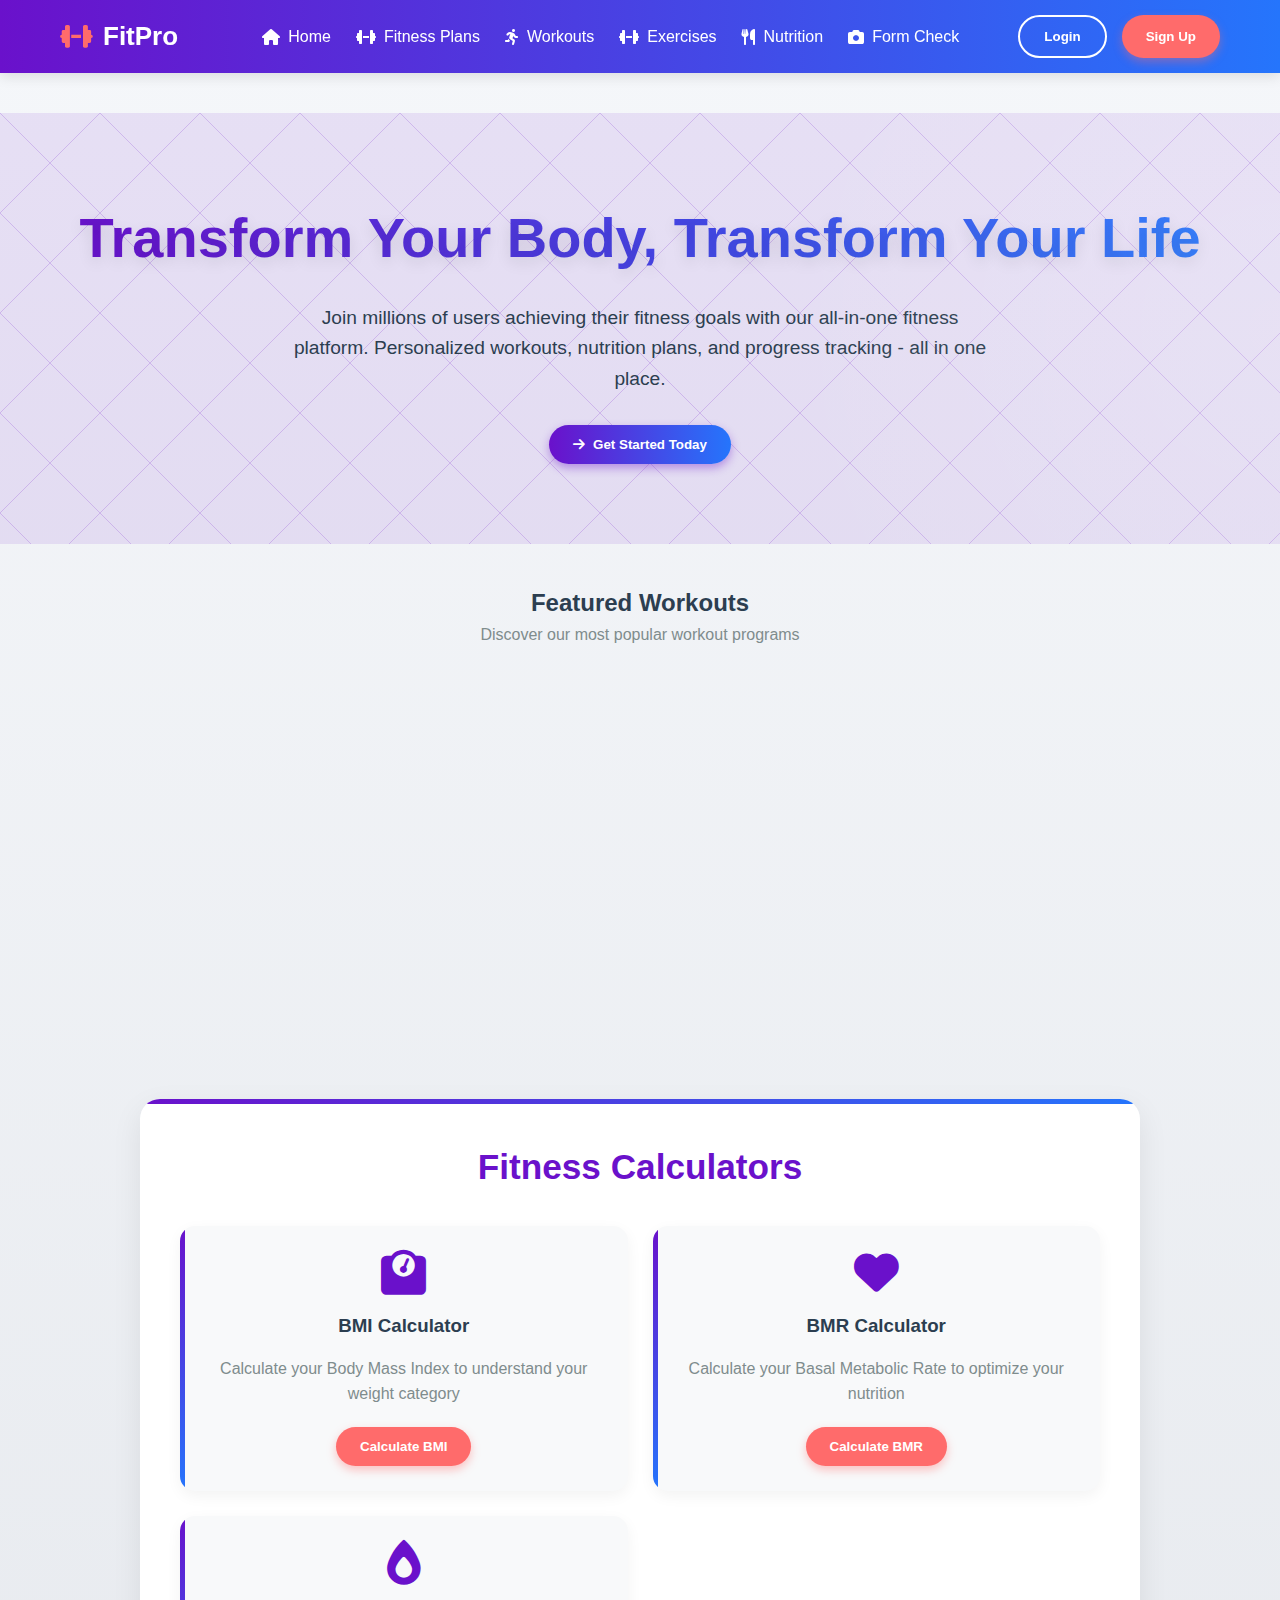
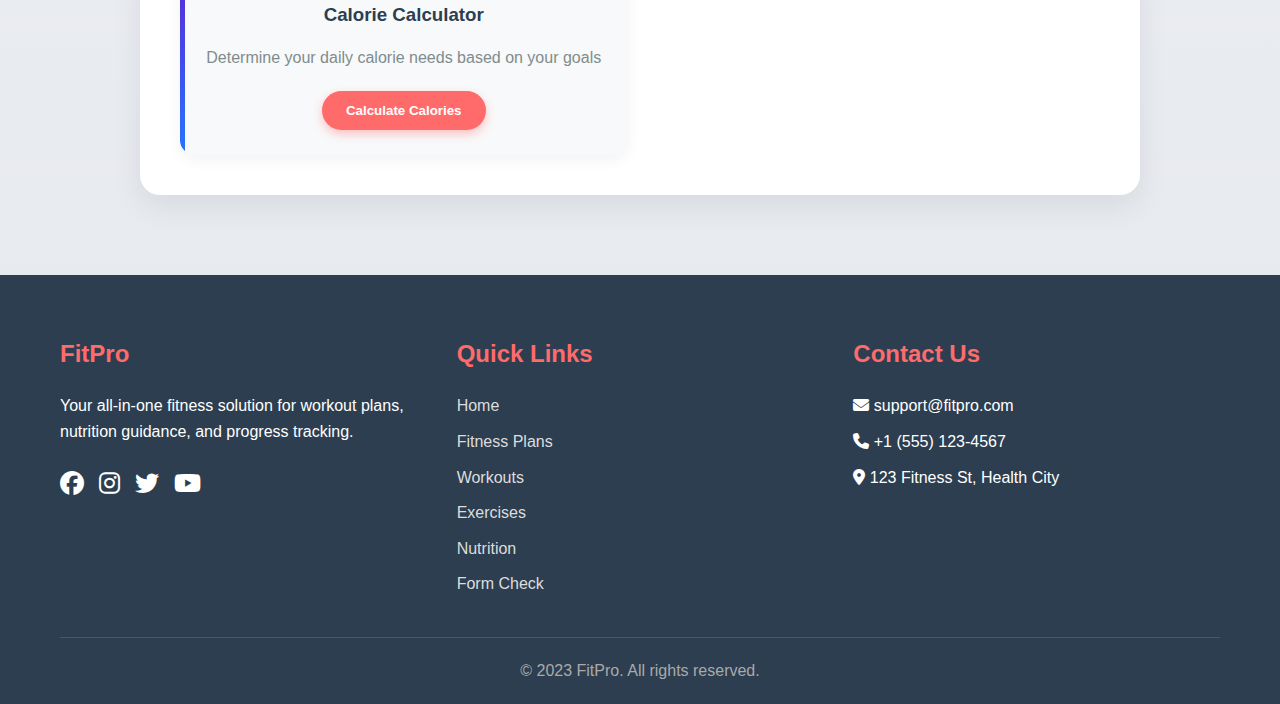
<file: home2.html>
<!DOCTYPE html>
<html lang="en">
<head>
    <meta charset="UTF-8">
    <meta name="viewport" content="width=device-width, initial-scale=1.0">
    <title>FitPro - Ultimate Fitness Solution</title>
    <link rel="stylesheet" href="https://cdnjs.cloudflare.com/ajax/libs/font-awesome/6.4.0/css/all.min.css">
    <style>
        * {
            margin: 0;
            padding: 0;
            box-sizing: border-box;
            font-family: 'Poppins', sans-serif;
        }

        :root {
            --primary: #6a11cb;
            --secondary: #2575fc;
            --accent: #ff6b6b;
            --success: #2ecc71;
            --warning: #f39c12;
            --light: #f8f9fa;
            --dark: #2c3e50;
            --gray: #7f8c8d;
        }

        body {
            background: linear-gradient(to bottom, #f5f7fa, #e4e7ec);
            color: var(--dark);
            line-height: 1.6;
            overflow-x: hidden;
            min-height: 100vh;
            display: flex;
            flex-direction: column;
        }

        .container {
            width: 100%;
            max-width: 1200px;
            margin: 0 auto;
            padding: 0 20px;
        }

        /* Header Styles */
        header {
            background: linear-gradient(to right, var(--primary), var(--secondary));
            color: white;
            padding: 15px 0;
            position: sticky;
            top: 0;
            z-index: 100;
            box-shadow: 0 4px 12px rgba(0, 0, 0, 0.1);
        }

        .header-content {
            display: flex;
            justify-content: space-between;
            align-items: center;
        }

        .logo {
            display: flex;
            align-items: center;
            font-size: 26px;
            font-weight: 700;
            cursor: pointer;
        }

        .logo i {
            margin-right: 10px;
            color: var(--accent);
            animation: pulse 2s infinite;
        }

        @keyframes pulse {
            0% { transform: scale(1); }
            50% { transform: scale(1.1); }
            100% { transform: scale(1); }
        }

        nav ul {
            display: flex;
            list-style: none;
        }

        nav ul li {
            margin-left: 25px;
            position: relative;
        }

        nav ul li a {
            color: white;
            text-decoration: none;
            font-weight: 500;
            transition: color 0.3s;
            position: relative;
            cursor: pointer;
            display: flex;
            align-items: center;
        }

        nav ul li a i {
            margin-right: 8px;
        }

        nav ul li a:after {
            content: '';
            position: absolute;
            width: 0;
            height: 2px;
            bottom: -5px;
            left: 0;
            background-color: var(--accent);
            transition: width 0.3s;
        }

        nav ul li a:hover:after {
            width: 100%;
        }

        nav ul li a:hover {
            color: var(--accent);
        }

        .auth-buttons {
            display: flex;
            gap: 15px;
        }

        .btn {
            padding: 12px 24px;
            border-radius: 50px;
            border: none;
            cursor: pointer;
            font-weight: 600;
            transition: all 0.3s;
            display: inline-flex;
            align-items: center;
            justify-content: center;
        }

        .btn i {
            margin-right: 8px;
        }

        .btn-outline {
            background: transparent;
            border: 2px solid white;
            color: white;
        }

        .btn-outline:hover {
            background: white;
            color: var(--primary);
        }

        .btn-primary {
            background: var(--accent);
            color: white;
            box-shadow: 0 4px 10px rgba(255, 107, 107, 0.4);
        }

        .btn-primary:hover {
            background: #ff5252;
            transform: translateY(-2px);
            box-shadow: 0 6px 15px rgba(255, 107, 107, 0.5);
        }

        .btn-gradient {
            background: linear-gradient(to right, var(--primary), var(--secondary));
            color: white;
            box-shadow: 0 4px 10px rgba(106, 17, 203, 0.4);
        }

        .btn-gradient:hover {
            transform: translateY(-2px);
            box-shadow: 0 6px 15px rgba(106, 17, 203, 0.5);
        }

        /* Page Styles */
        .page {
            display: none;
            padding: 40px 0;
            flex: 1;
            animation: fadeIn 0.5s ease;
        }

        @keyframes fadeIn {
            from { opacity: 0; }
            to { opacity: 1; }
        }

        .page.active {
            display: block;
        }

        .page-title {
            text-align: center;
            margin-bottom: 40px;
        }

        .page-title h1 {
            font-size: 2.8rem;
            color: var(--primary);
            margin-bottom: 15px;
        }

        .page-title p {
            color: var(--gray);
            max-width: 700px;
            margin: 0 auto;
        }

        /* Hero Section */
        .hero {
            padding: 80px 0;
            text-align: center;
            background: url('data:image/svg+xml;utf8,<svg xmlns="http://www.w3.org/2000/svg" width="100" height="100" viewBox="0 0 100 100"><rect width="100" height="100" fill="%236a11cb" opacity="0.1"/><path d="M0 0 L100 100" stroke="%236a11cb" stroke-width="1" opacity="0.2"/><path d="M100 0 L0 100" stroke="%236a11cb" stroke-width="1" opacity="0.2"/></svg>');
            position: relative;
            overflow: hidden;
            margin-bottom: 40px;
        }

        .hero:before {
            content: '';
            position: absolute;
            top: -50%;
            right: -50%;
            width: 100%;
            height: 200%;
            background: radial-gradient(circle, rgba(255,255,255,0.1) 0%, rgba(255,255,255,0) 70%);
            transform: rotate(30deg);
        }

        .hero h1 {
            font-size: 3.5rem;
            margin-bottom: 20px;
            background: linear-gradient(to right, var(--primary), var(--secondary));
            -webkit-background-clip: text;
            -webkit-text-fill-color: transparent;
            text-shadow: 0 5px 15px rgba(0, 0, 0, 0.1);
        }

        .hero p {
            font-size: 1.2rem;
            max-width: 700px;
            margin: 0 auto 30px;
            color: var(--dark);
        }

        /* Exercise Categories */
        .categories {
            display: grid;
            grid-template-columns: repeat(auto-fit, minmax(250px, 1fr));
            gap: 25px;
            margin-bottom: 40px;
        }

        .category-card {
            background: white;
            border-radius: 15px;
            overflow: hidden;
            box-shadow: 0 8px 20px rgba(0, 0, 0, 0.08);
            transition: transform 0.3s;
            cursor: pointer;
        }

        .category-card:hover {
            transform: translateY(-8px);
        }

        .category-img {
            height: 180px;
            background: linear-gradient(to right, var(--primary), var(--secondary));
            display: flex;
            align-items: center;
            justify-content: center;
            position: relative;
            overflow: hidden;
        }

        .category-img i {
            font-size: 4rem;
            color: white;
            z-index: 1;
        }

        .category-img:after {
            content: '';
            position: absolute;
            top: -50%;
            left: -50%;
            width: 200%;
            height: 200%;
            background: rgba(255, 255, 255, 0.1);
            transform: rotate(30deg);
        }

        .category-content {
            padding: 20px;
            text-align: center;
        }

        .category-content h3 {
            margin-bottom: 10px;
            color: var(--dark);
        }

        /* Exercise List */
        .exercise-list {
            display: grid;
            grid-template-columns: repeat(auto-fit, minmax(300px, 1fr));
            gap: 25px;
        }

        .exercise-card {
            background: white;
            border-radius: 15px;
            overflow: hidden;
            box-shadow: 0 8px 20px rgba(0, 0, 0, 0.08);
            transition: transform 0.3s;
        }

        .exercise-card:hover {
            transform: translateY(-5px);
        }

        .exercise-img {
            height: 200px;
            background: linear-gradient(to right, var(--primary), var(--secondary));
            display: flex;
            align-items: center;
            justify-content: center;
            position: relative;
            overflow: hidden;
        }

        .exercise-img i {
            font-size: 4rem;
            color: white;
            z-index: 1;
        }

        .exercise-content {
            padding: 20px;
        }

        .exercise-content h3 {
            margin-bottom: 10px;
            color: var(--dark);
        }

        .exercise-content p {
            color: var(--gray);
            margin-bottom: 15px;
        }

        .exercise-meta {
            display: flex;
            justify-content: space-between;
            margin-top: 15px;
        }

        .exercise-meta span {
            display: flex;
            align-items: center;
            color: var(--gray);
        }

        .exercise-meta i {
            margin-right: 5px;
            color: var(--primary);
        }

        /* Calculator Section */
        .calculator {
            background: white;
            border-radius: 20px;
            padding: 40px;
            box-shadow: 0 10px 30px rgba(0, 0, 0, 0.08);
            margin: 40px auto;
            max-width: 1000px;
            position: relative;
            overflow: hidden;
        }

        .calculator:before {
            content: '';
            position: absolute;
            top: 0;
            left: 0;
            width: 100%;
            height: 5px;
            background: linear-gradient(to right, var(--primary), var(--secondary));
        }

        .calculator h2 {
            text-align: center;
            margin-bottom: 30px;
            color: var(--primary);
            font-size: 2.2rem;
        }

        .calculator-grid {
            display: grid;
            grid-template-columns: repeat(auto-fit, minmax(300px, 1fr));
            gap: 25px;
        }

        .calc-card {
            background: var(--light);
            border-radius: 15px;
            padding: 25px;
            text-align: center;
            transition: all 0.3s;
            box-shadow: 0 5px 15px rgba(0, 0, 0, 0.05);
            position: relative;
            overflow: hidden;
        }

        .calc-card:after {
            content: '';
            position: absolute;
            top: 0;
            left: 0;
            width: 5px;
            height: 100%;
            background: linear-gradient(to bottom, var(--primary), var(--secondary));
        }

        .calc-card:hover {
            transform: translateY(-8px);
            box-shadow: 0 12px 20px rgba(0, 0, 0, 0.1);
        }

        .calc-card i {
            font-size: 2.8rem;
            color: var(--primary);
            margin-bottom: 15px;
        }

        .calc-card h3 {
            margin-bottom: 15px;
            color: var(--dark);
        }

        .calc-card p {
            color: var(--gray);
            margin-bottom: 20px;
        }

        /* Calculator Forms */
        .calculator-form {
            background: white;
            border-radius: 15px;
            padding: 30px;
            box-shadow: 0 10px 25px rgba(0, 0, 0, 0.08);
            margin: 40px auto;
            max-width: 600px;
        }

        .calculator-form h3 {
            text-align: center;
            margin-bottom: 25px;
            color: var(--primary);
            font-size: 1.8rem;
        }

        .form-group {
            margin-bottom: 20px;
        }

        .form-group label {
            display: block;
            margin-bottom: 8px;
            font-weight: 500;
            color: var(--dark);
        }

        .form-group input, .form-group select {
            width: 100%;
            padding: 14px;
            border: 1px solid #ddd;
            border-radius: 8px;
            font-size: 1rem;
            transition: border 0.3s;
        }

        .form-group input:focus, .form-group select:focus {
            border-color: var(--primary);
            outline: none;
            box-shadow: 0 0 0 3px rgba(106, 17, 203, 0.1);
        }

        .gender-group {
            display: flex;
            gap: 20px;
            margin-bottom: 20px;
        }

        .gender-option {
            flex: 1;
            text-align: center;
            padding: 15px;
            border: 2px solid #ddd;
            border-radius: 8px;
            cursor: pointer;
            transition: all 0.3s;
        }

        .gender-option.selected {
            border-color: var(--primary);
            background-color: rgba(106, 17, 203, 0.05);
        }

        .gender-option i {
            font-size: 1.5rem;
            margin-bottom: 8px;
            color: var(--gray);
        }

        .gender-option.selected i {
            color: var(--primary);
        }

        .calc-result {
            text-align: center;
            margin-top: 25px;
            padding: 20px;
            border-radius: 10px;
            font-weight: bold;
            display: none;
            background: linear-gradient(to right, var(--primary), var(--secondary));
            color: white;
            box-shadow: 0 5px 15px rgba(0, 0, 0, 0.1);
        }

        /* Workout Plans Section */
        .workout-plans {
            padding: 80px 0;
            background: white;
        }

        .section-title {
            text-align: center;
            margin-bottom: 50px;
        }

        .section-title h2 {
            font-size: 2.5rem;
            color: var(--primary);
            margin-bottom: 15px;
        }

        .section-title p {
            color: var(--gray);
            max-width: 700px;
            margin: 0 auto;
        }

        .plans-container {
            display: grid;
            grid-template-columns: repeat(auto-fit, minmax(300px, 1fr));
            gap: 30px;
        }

        .plan-card {
            background: var(--light);
            border-radius: 15px;
            overflow: hidden;
            transition: transform 0.3s;
            box-shadow: 0 8px 20px rgba(0, 0, 0, 0.08);
        }

        .plan-card:hover {
            transform: translateY(-8px);
        }

        .plan-header {
            padding: 25px;
            text-align: center;
            color: white;
        }

        .weight-loss .plan-header {
            background: linear-gradient(to right, #ff7e5f, #feb47b);
        }

        .muscle-gain .plan-header {
            background: linear-gradient(to right, #00c9ff, #92fe9d);
        }

        .maintenance .plan-header {
            background: linear-gradient(to right, #6a11cb, #2575fc);
        }

        .plan-header h3 {
            font-size: 1.8rem;
            margin-bottom: 10px;
        }

        .plan-header p {
            font-size: 2.5rem;
            font-weight: 700;
        }

        .plan-header p span {
            font-size: 1rem;
            font-weight: normal;
        }

        .plan-content {
            padding: 25px;
        }

        .plan-content ul {
            list-style: none;
            margin-bottom: 25px;
        }

        .plan-content ul li {
            padding: 10px 0;
            border-bottom: 1px solid #eee;
            display: flex;
            align-items: center;
        }

        .plan-content ul li i {
            color: var(--success);
            margin-right: 10px;
        }

        /* Diet Plans Section */
        .diet-plans {
            padding: 80px 0;
            background: linear-gradient(to bottom, #f5f7fa, #e4e7ec);
        }

        .diet-container {
            display: grid;
            grid-template-columns: repeat(auto-fit, minmax(300px, 1fr));
            gap: 30px;
        }

        .diet-card {
            background: white;
            border-radius: 15px;
            overflow: hidden;
            box-shadow: 0 8px 20px rgba(0, 0, 0, 0.08);
            transition: transform 0.3s;
        }

        .diet-card:hover {
            transform: translateY(-8px);
        }

        .diet-img {
            height: 200px;
            background: linear-gradient(to right, var(--primary), var(--secondary));
            display: flex;
            align-items: center;
            justify-content: center;
            position: relative;
            overflow: hidden;
        }

        .diet-img i {
            font-size: 4rem;
            color: white;
            z-index: 1;
        }

        .diet-img:after {
            content: '';
            position: absolute;
            top: -50%;
            left: -50%;
            width: 200%;
            height: 200%;
            background: rgba(255, 255, 255, 0.1);
            transform: rotate(30deg);
        }

        .diet-content {
            padding: 25px;
        }

        .diet-content h3 {
            margin-bottom: 15px;
            color: var(--primary);
        }

        .day-plan {
            margin-top: 25px;
        }

        .day-plan h4 {
            margin-bottom: 10px;
            color: var(--dark);
            display: flex;
            align-items: center;
        }

        .day-plan h4 i {
            margin-right: 10px;
            color: var(--primary);
        }

        /* Competitions Section */
        .competitions {
            padding: 80px 0;
            background: white;
        }

        .competition-container {
            display: grid;
            grid-template-columns: repeat(auto-fit, minmax(300px, 1fr));
            gap: 30px;
        }

        .competition-card {
            background: var(--light);
            border-radius: 15px;
            overflow: hidden;
            box-shadow: 0 8px 20px rgba(0, 0, 0, 0.08);
            transition: transform 0.3s;
        }

        .competition-card:hover {
            transform: translateY(-8px);
        }

        .competition-header {
            padding: 20px;
            text-align: center;
            color: white;
            background: linear-gradient(to right, var(--primary), var(--secondary));
        }

        .competition-body {
            padding: 25px;
        }

        .competition-body h3 {
            margin-bottom: 15px;
            color: var(--dark);
        }

        .progress-container {
            margin: 20px 0;
        }

        .progress-info {
            display: flex;
            justify-content: space-between;
            margin-bottom: 8px;
        }

        .progress-bar {
            height: 10px;
            background: #e0e0e0;
            border-radius: 5px;
            overflow: hidden;
        }

        .progress-fill {
            height: 100%;
            background: linear-gradient(to right, var(--primary), var(--secondary));
            border-radius: 5px;
        }

        .participants {
            display: flex;
            margin-top: 20px;
        }

        .participant {
            width: 40px;
            height: 40px;
            border-radius: 50%;
            border: 3px solid white;
            margin-left: -15px;
            background: var(--gray);
            display: flex;
            align-items: center;
            justify-content: center;
            color: white;
            font-weight: bold;
        }

        .participant:first-child {
            margin-left: 0;
        }

        /* Camera Section */
        .camera-section {
            background: white;
            border-radius: 15px;
            padding: 30px;
            box-shadow: 0 8px 20px rgba(0, 0, 0, 0.08);
            margin-top: 40px;
        }

        .camera-container {
            display: flex;
            flex-direction: column;
            align-items: center;
        }

        .camera-preview {
            width: 100%;
            max-width: 500px;
            height: 350px;
            background: var(--light);
            border-radius: 10px;
            display: flex;
            align-items: center;
            justify-content: center;
            margin-bottom: 20px;
            position: relative;
            overflow: hidden;
        }

        .camera-preview i {
            font-size: 4rem;
            color: var(--gray);
        }

        .angle-indicator {
            position: absolute;
            bottom: 20px;
            left: 20px;
            background: rgba(0, 0, 0, 0.7);
            color: white;
            padding: 10px 15px;
            border-radius: 8px;
            font-weight: bold;
        }

        /* Footer */
        footer {
            background: var(--dark);
            color: white;
            padding: 60px 0 20px;
            margin-top: auto;
        }

        .footer-content {
            display: grid;
            grid-template-columns: repeat(auto-fit, minmax(250px, 1fr));
            gap: 30px;
            margin-bottom: 30px;
        }

        .footer-section h3 {
            margin-bottom: 20px;
            font-size: 1.5rem;
            color: var(--accent);
        }

        .footer-section ul {
            list-style: none;
        }

        .footer-section ul li {
            margin-bottom: 10px;
        }

        .footer-section ul li a {
            color: #ddd;
            text-decoration: none;
            transition: color 0.3s;
        }

        .footer-section ul li a:hover {
            color: var(--accent);
        }

        .social-icons {
            display: flex;
            gap: 15px;
            margin-top: 20px;
        }

        .social-icons a {
            color: white;
            font-size: 1.5rem;
            transition: color 0.3s;
        }

        .social-icons a:hover {
            color: var(--accent);
        }

        .copyright {
            text-align: center;
            padding-top: 20px;
            border-top: 1px solid #555;
            color: #aaa;
        }

        /* Responsive Design */
        @media (max-width: 768px) {
            .header-content {
                flex-direction: column;
                text-align: center;
            }

            nav ul {
                margin: 20px 0;
                justify-content: center;
                flex-wrap: wrap;
            }

            nav ul li {
                margin: 10px 15px;
            }

            .auth-buttons {
                justify-content: center;
                flex-wrap: wrap;
            }

            .hero h1 {
                font-size: 2.5rem;
            }

            .page-title h1 {
                font-size: 2.2rem;
            }

            .calculator {
                padding: 25px;
            }

            .gender-group {
                flex-direction: column;
                gap: 10px;
            }
        }
    </style>
</head>
<body>
    <!-- Header -->
    <header>
        <div class="container">
            <div class="header-content">
                <div class="logo" onclick="showPage('home')">
                    <i class="fas fa-dumbbell"></i>
                    <span>FitPro</span>
                </div>
                <nav>
                    <ul>
                        <li><a onclick="showPage('home')"><i class="fas fa-home"></i> Home</a></li>
                        <li><a onclick="showPage('fitness-plans')"><i class="fas fa-dumbbell"></i> Fitness Plans</a></li>
                        <li><a onclick="showPage('workouts')"><i class="fas fa-running"></i> Workouts</a></li>
                        <li><a onclick="showPage('exercises')"><i class="fas fa-dumbbell"></i> Exercises</a></li>
                        <li><a onclick="showPage('nutrition')"><i class="fas fa-utensils"></i> Nutrition</a></li>
                        <li><a onclick="showPage('camera')"><i class="fas fa-camera"></i> Form Check</a></li>
                    </ul>
                </nav>
                <div class="auth-buttons">
                    <button class="btn btn-outline" id="loginBtn">Login</button>
                    <button class="btn btn-primary" id="signupBtn">Sign Up</button>
                </div>
            </div>
        </div>
    </header>

    <!-- Home Page -->
    <div id="home" class="page active">
        <div class="hero">
            <div class="container">
                <h1>Transform Your Body, Transform Your Life</h1>
                <p>Join millions of users achieving their fitness goals with our all-in-one fitness platform. Personalized workouts, nutrition plans, and progress tracking - all in one place.</p>
                <button class="btn btn-gradient"><i class="fas fa-arrow-right"></i>Get Started Today</button>
            </div>
        </div>

        <div class="container">
            <div class="page-title">
                <h2>Featured Workouts</h2>
                <p>Discover our most popular workout programs</p>
            </div>

            <div class="exercise-list">
                <div class="exercise-card">
                    <div class="exercise-img">
                        <i class="fas fa-fire"></i>
                    </div>
                    <div class="exercise-content">
                        <h3>Chest Day - Beginner</h3>
                        <p>Complete chest workout for beginners focusing on form and technique</p>
                        <div class="exercise-meta">
                            <span><i class="fas fa-clock"></i> 45 min</span>
                            <span><i class="fas fa-dumbbell"></i> 8 exercises</span>
                        </div>
                    </div>
                </div>
                <div class="exercise-card">
                    <div class="exercise-img">
                        <i class="fas fa-bolt"></i>
                    </div>
                    <div class="exercise-content">
                        <h3>Leg Day - Advanced</h3>
                        <p>Intensive leg workout for advanced lifters focusing on strength and hypertrophy</p>
                        <div class="exercise-meta">
                            <span><i class="fas fa-clock"></i> 60 min</span>
                            <span><i class="fas fa-dumbbell"></i> 10 exercises</span>
                        </div>
                    </div>
                </div>
                <div class="exercise-card">
                    <div class="exercise-img">
                        <i class="fas fa-heart"></i>
                    </div>
                    <div class="exercise-content">
                        <h3>Full Body HIIT</h3>
                        <p>High-intensity interval training for fat loss and cardiovascular health</p>
                        <div class="exercise-meta">
                            <span><i class="fas fa-clock"></i> 30 min</span>
                            <span><i class="fas fa-dumbbell"></i> 12 exercises</span>
                        </div>
                    </div>
                </div>
            </div>

            <div class="calculator">
                <h2>Fitness Calculators</h2>
                <div class="calculator-grid">
                    <div class="calc-card">
                        <i class="fas fa-weight"></i>
                        <h3>BMI Calculator</h3>
                        <p>Calculate your Body Mass Index to understand your weight category</p>
                        <button class="btn btn-primary" onclick="showPage('fitness-plans')">Calculate BMI</button>
                    </div>
                    <div class="calc-card">
                        <i class="fas fa-heart"></i>
                        <h3>BMR Calculator</h3>
                        <p>Calculate your Basal Metabolic Rate to optimize your nutrition</p>
                        <button class="btn btn-primary" onclick="showPage('fitness-plans')">Calculate BMR</button>
                    </div>
                    <div class="calc-card">
                        <i class="fas fa-burn"></i>
                        <h3>Calorie Calculator</h3>
                        <p>Determine your daily calorie needs based on your goals</p>
                        <button class="btn btn-primary" onclick="showPage('fitness-plans')">Calculate Calories</button>
                    </div>
                </div>
            </div>
        </div>
    </div>

    <!-- Fitness Plans Page -->
    <div id="fitness-plans" class="page">
        <div class="container">
            <div class="page-title">
                <h1>Fitness Plans & Calculators</h1>
                <p>Choose from our expertly designed workout plans and use our calculators to optimize your fitness journey</p>
            </div>

            <div class="calculator">
                <h2>Fitness Calculators</h2>
                <div class="calculator-grid">
                    <div class="calc-card">
                        <i class="fas fa-weight"></i>
                        <h3>BMI Calculator</h3>
                        <p>Calculate your Body Mass Index to understand your weight category</p>
                        <button class="btn btn-primary" id="bmiCalcBtn">Calculate BMI</button>
                    </div>
                    <div class="calc-card">
                        <i class="fas fa-heart"></i>
                        <h3>BMR Calculator</h3>
                        <p>Calculate your Basal Metabolic Rate to optimize your nutrition</p>
                        <button class="btn btn-primary" id="bmrCalcBtn">Calculate BMR</button>
                    </div>
                    <div class="calc-card">
                        <i class="fas fa-burn"></i>
                        <h3>Calorie Calculator</h3>
                        <p>Determine your daily calorie needs based on your goals</p>
                        <button class="btn btn-primary" id="calorieCalcBtn">Calculate Calories</button>
                    </div>
                </div>
            </div>

            <!-- BMI Calculator -->
            <div class="calculator-form" id="bmiCalculator">
                <h3>BMI Calculator</h3>
                <div class="form-group">
                    <label for="height">Height (cm)</label>
                    <input type="number" id="height" placeholder="Enter your height">
                </div>
                <div class="form-group">
                    <label for="weight">Weight (kg)</label>
                    <input type="number" id="weight" placeholder="Enter your weight">
                </div>
                <button class="btn btn-primary" id="calculateBmi">Calculate</button>
                <div class="calc-result" id="bmiResult"></div>
            </div>

            <!-- BMR Calculator -->
            <div class="calculator-form" id="bmrCalculator">
                <h3>BMR Calculator</h3>
                <div class="gender-group">
                    <div class="gender-option" id="maleOption">
                        <i class="fas fa-male"></i>
                        <p>Male</p>
                    </div>
                    <div class="gender-option" id="femaleOption">
                        <i class="fas fa-female"></i>
                        <p>Female</p>
                    </div>
                </div>
                <div class="form-group">
                    <label for="age">Age</label>
                    <input type="number" id="age" placeholder="Enter your age">
                </div>
                <div class="form-group">
                    <label for="bmrHeight">Height (cm)</label>
                    <input type="number" id="bmrHeight" placeholder="Enter your height">
                </div>
                <div class="form-group">
                    <label for="bmrWeight">Weight (kg)</label>
                    <input type="number" id="bmrWeight" placeholder="Enter your weight">
                </div>
                <button class="btn btn-primary" id="calculateBmr">Calculate</button>
                <div class="calc-result" id="bmrResult"></div>
            </div>

            <!-- Calorie Calculator -->
            <div class="calculator-form" id="calorieCalculator">
                <h3>Calorie Calculator</h3>
                <div class="form-group">
                    <label for="activityLevel">Activity Level</label>
                    <select id="activityLevel">
                        <option value="1.2">Sedentary (little or no exercise)</option>
                        <option value="1.375">Lightly active (light exercise 1-3 days/week)</option>
                        <option value="1.55">Moderately active (moderate exercise 3-5 days/week)</option>
                        <option value="1.725">Very active (hard exercise 6-7 days/week)</option>
                        <option value="1.9">Extra active (very hard exercise, physical job)</option>
                    </select>
                </div>
                <button class="btn btn-primary" id="calculateCalories">Calculate</button>
                <div class="calc-result" id="calorieResult"></div>
            </div>

            <div class="page-title">
                <h2>Workout Plans</h2>
                <p>Choose from our expertly designed workout plans based on your goals and experience level</p>
            </div>

            <div class="plans-container">
                <div class="plan-card weight-loss">
                    <div class="plan-header">
                        <h3>Weight Loss</h3>
                        <p>30 days <span>program</span></p>
                    </div>
                    <div class="plan-content">
                        <ul>
                            <li><i class="fas fa-check-circle"></i>Cardio workouts</li>
                            <li><i class="fas fa-check-circle"></i>HIIT training</li>
                            <li><i class="fas fa-check-circle"></i>Full-body exercises</li>
                            <li><i class="fas fa-check-circle"></i>Low-impact options</li>
                        </ul>
                        <button class="btn btn-primary" style="width: 100%;">Select Plan</button>
                    </div>
                </div>
                <div class="plan-card muscle-gain">
                    <div class="plan-header">
                        <h3>Muscle Gain</h3>
                        <p>60 days <span>program</span></p>
                    </div>
                    <div class="plan-content">
                        <ul>
                            <li><i class="fas fa-check-circle"></i>Strength training</li>
                            <li><i class="fas fa-check-circle"></i>Progressive overload</li>
                            <li><i class="fas fa-check-circle"></i>Split routines</li>
                            <li><i class="fas fa-check-circle"></i>Recovery guidance</li>
                        </ul>
                        <button class="btn btn-primary" style="width: 100%;">Select Plan</button>
                    </div>
                </div>
                <div class="plan-card maintenance">
                    <div class="plan-header">
                        <h3>Maintenance</h3>
                        <p>Ongoing <span>program</span></p>
                    </div>
                    <div class="plan-content">
                        <ul>
                            <li><i class="fas fa-check-circle"></i>Balanced workouts</li>
                            <li><i class="fas fa-check-circle"></i>Flexible scheduling</li>
                            <li><i class="fas fa-check-circle"></i>Varied exercises</li>
                            <li><i class="fas fa-check-circle"></i>Lifestyle integration</li>
                        </ul>
                        <button class="btn btn-primary" style="width: 100%;">Select Plan</button>
                    </div>
                </div>
            </div>
        </div>
    </div>

    <!-- Workouts Page -->
    <div id="workouts" class="page">
        <div class="container">
            <div class="page-title">
                <h1>Workout Plans</h1>
                <p>Choose from our expertly designed workout plans based on your goals and experience level</p>
            </div>

            <div class="categories">
                <div class="category-card">
                    <div class="category-img">
                        <i class="fas fa-weight"></i>
                    </div>
                    <div class="category-content">
                        <h3>Weight Loss</h3>
                        <p>Cardio and HIIT focused workouts</p>
                    </div>
                </div>
                <div class="category-card">
                    <div class="category-img">
                        <i class="fas fa-dumbbell"></i>
                    </div>
                    <div class="category-content">
                        <h3>Muscle Building</h3>
                        <p>Hypertrophy focused training splits</p>
                    </div>
                </div>
                <div class="category-card">
                    <div class="category-img">
                        <i class="fas fa-bolt"></i>
                    </div>
                    <div class="category-content">
                        <h3>Strength Training</h3>
                        <p>Focus on compound lifts and progressive overload</p>
                    </div>
                </div>
                <div class="category-card">
                    <div class="category-img">
                        <i class="fas fa-heart"></i>
                    </div>
                    <div class="category-content">
                        <h3>Maintenance</h3>
                        <p>Balanced workouts for overall fitness</p>
                    </div>
                </div>
            </div>

            <div class="page-title">
                <h2>Training Splits</h2>
            </div>

            <div class="exercise-list">
                <div class="exercise-card">
                    <div class="exercise-img">
                        <i class="fas fa-user"></i>
                    </div>
                    <div class="exercise-content">
                        <h3>Beginner Full Body</h3>
                        <p>3-day per week full body program focusing on fundamental movement patterns</p>
                        <div class="exercise-meta">
                            <span><i class="fas fa-calendar"></i> 3 days/week</span>
                            <span><i class="fas fa-clock"></i> 8 weeks</span>
                        </div>
                    </div>
                </div>
                <div class="exercise-card">
                    <div class="exercise-img">
                        <i class="fas fa-user-graduate"></i>
                    </div>
                    <div class="exercise-content">
                        <h3>Intermediate Push/Pull/Legs</h3>
                        <p>6-day per week split focusing on movement patterns and muscle groups</p>
                        <div class="exercise-meta">
                            <span><i class="fas fa-calendar"></i> 6 days/week</span>
                            <span><i class="fas fa-clock"></i> 12 weeks</span>
                        </div>
                    </div>
                </div>
                <div class="exercise-card">
                    <div class="exercise-img">
                        <i class="fas fa-user-tie"></i>
                    </div>
                    <div class="exercise-content">
                        <h3>Advanced Bodybuilding</h3>
                        <p>6-day per week muscle group split for advanced hypertrophy training</p>
                        <div class="exercise-meta">
                            <span><i class="fas fa-calendar"></i> 6 days/week</span>
                            <span><i class="fas fa-clock"></i> 16 weeks</span>
                        </div>
                    </div>
                </div>
            </div>
        </div>
    </div>

    <!-- Exercises Page -->
    <div id="exercises" class="page">
        <div class="container">
            <div class="page-title">
                <h1>Exercise Library</h1>
                <p>Browse our complete exercise database with instructions, videos, and form tips</p>
            </div>

            <div class="categories">
                <div class="category-card" onclick="showCategory('chest')">
                    <div class="category-img">
                        <i class="fas fa-hands"></i>
                    </div>
                    <div class="category-content">
                        <h3>Chest Exercises</h3>
                        <p>25 exercises</p>
                    </div>
                </div>
                <div class="category-card" onclick="showCategory('legs')">
                    <div class="category-img">
                        <i class="fas fa-walking"></i>
                    </div>
                    <div class="category-content">
                        <h3>Leg Exercises</h3>
                        <p>32 exercises</p>
                    </div>
                </div>
                <div class="category-card" onclick="showCategory('back')">
                    <div class="category-img">
                        <i class="fas fa-hands-helping"></i>
                    </div>
                    <div class="category-content">
                        <h3>Back Exercises</h3>
                        <p>28 exercises</p>
                    </div>
                </div>
                <div class="category-card" onclick="showCategory('shoulders')">
                    <div class="category-img">
                        <i class="fas fa-hand-rock"></i>
                    </div>
                    <div class="category-content">
                        <h3>Shoulder Exercises</h3>
                        <p>22 exercises</p>
                    </div>
                </div>
            </div>

            <div class="page-title">
                <h2>Popular Exercises</h2>
            </div>

            <div class="exercise-list">
                <div class="exercise-card">
                    <div class="exercise-img">
                        <i class="fas fa-dumbbell"></i>
                    </div>
                    <div class="exercise-content">
                        <h3>Bench Press</h3>
                        <p>Compound chest exercise targeting pectorals, shoulders, and triceps</p>
                        <div class="exercise-meta">
                            <span><i class="fas fa-dumbbell"></i> Chest</span>
                            <span><i class="fas fa-signal"></i> Intermediate</span>
                        </div>
                    </div>
                </div>
                <div class="exercise-card">
                    <div class="exercise-img">
                        <i class="fas fa-dumbbell"></i>
                    </div>
                    <div class="exercise-content">
                        <h3>Barbell Squat</h3>
                        <p>Compound lower body exercise targeting quads, glutes, and hamstrings</p>
                        <div class="exercise-meta">
                            <span><i class="fas fa-dumbbell"></i> Legs</span>
                            <span><i class="fas fa-signal"></i> Intermediate</span>
                        </div>
                    </div>
                </div>
                <div class="exercise-card">
                    <div class="exercise-img">
                        <i class="fas fa-dumbbell"></i>
                    </div>
                    <div class="exercise-content">
                        <h3>Deadlift</h3>
                        <p>Compound full body exercise targeting posterior chain and grip strength</p>
                        <div class="exercise-meta">
                            <span><i class="fas fa-dumbbell"></i> Back</span>
                            <span><i class="fas fa-signal"></i> Advanced</span>
                        </div>
                    </div>
                </div>
            </div>
        </div>
    </div>

    <!-- Nutrition Page -->
    <div id="nutrition" class="page">
        <div class="container">
            <div class="page-title">
                <h1>Nutrition Plans</h1>
                <p>Fuel your body with our science-based nutrition plans tailored to your goals</p>
            </div>

            <div class="categories">
                <div class="category-card">
                    <div class="category-img">
                        <i class="fas fa-weight"></i>
                    </div>
                    <div class="category-content">
                        <h3>Weight Loss</h3>
                        <p>Calorie deficit plans</p>
                    </div>
                </div>
                <div class="category-card">
                    <div class="category-img">
                        <i class="fas fa-dumbbell"></i>
                    </div>
                    <div class="category-content">
                        <h3>Muscle Gain</h3>
                        <p>Calorie surplus plans</p>
                    </div>
                </div>
                <div class="category-card">
                    <div class="category-img">
                        <i class="fas fa-heart"></i>
                    </div>
                    <div class="category-content">
                        <h3>Maintenance</h3>
                        <p>Balanced nutrition plans</p>
                    </div>
                </div>
                <div class="category-card">
                    <div class="category-img">
                        <i class="fas fa-seedling"></i>
                    </div>
                    <div class="category-content">
                        <h3>Vegetarian</h3>
                        <p>Plant-based nutrition</p>
                    </div>
                </div>
            </div>

            <div class="page-title">
                <h2>Sample Meal Plans</h2>
            </div>

            <div class="exercise-list">
                <div class="exercise-card">
                    <div class="exercise-img">
                        <i class="fas fa-weight"></i>
                    </div>
                    <div class="exercise-content">
                        <h3>Weight Loss - 1800 Calories</h3>
                        <p>Balanced meal plan with moderate protein and controlled carbohydrates for sustainable weight loss</p>
                        <div class="exercise-meta">
                            <span><i class="fas fa-utensils"></i> 4 meals</span>
                            <span><i class="fas fa-apple-alt"></i> High protein</span>
                        </div>
                    </div>
                </div>
                <div class="exercise-card">
                    <div class="exercise-img">
                        <i class="fas fa-dumbbell"></i>
                    </div>
                    <div class="exercise-content">
                        <h3>Muscle Gain - 3000 Calories</h3>
                        <p>High-calorie meal plan with emphasis on protein and complex carbohydrates for muscle growth</p>
                        <div class="exercise-meta">
                            <span><i class="fas fa-utensils"></i> 5 meals</span>
                            <span><i class="fas fa-apple-alt"></i> High calorie</span>
                        </div>
                    </div>
                </div>
                <div class="exercise-card">
                    <div class="exercise-img">
                        <i class="fas fa-heart"></i>
                    </div>
                    <div class="exercise-content">
                        <h3>Maintenance - 2200 Calories</h3>
                        <p>Well-rounded meal plan with balanced macronutrients for maintaining weight and health</p>
                        <div class="exercise-meta">
                            <span><i class="fas fa-utensils"></i> 4 meals</span>
                            <span><i class="fas fa-apple-alt"></i> Balanced</span>
                        </div>
                    </div>
                </div>
            </div>
        </div>
    </div>

    <!-- Camera/Form Check Page -->
    <div id="camera" class="page">
        <div class="container">
            <div class="page-title">
                <h1>Form Check</h1>
                <p>Use your camera to check your exercise form and get real-time feedback</p>
            </div>

            <div class="camera-section">
                <div class="camera-container">
                    <div class="camera-preview">
                        <i class="fas fa-camera"></i>
                        <div class="angle-indicator">Angle: 0°</div>
                    </div>
                    <div class="form-group">
                        <label for="exercise-select">Select Exercise</label>
                        <select id="exercise-select" class="form-control">
                            <option value="squat">Barbell Squat</option>
                            <option value="bench">Bench Press</option>
                            <option value="deadlift">Deadlift</option>
                            <option value="shoulder">Shoulder Press</option>
                        </select>
                    </div>
                    <button class="btn btn-gradient" style="margin-top: 20px;">
                        <i class="fas fa-video"></i> Start Camera
                    </button>
                </div>
            </div>

            <div class="page-title">
                <h2>Form Tips</h2>
            </div>

            <div class="exercise-list">
                <div class="exercise-card">
                    <div class="exercise-img">
                        <i class="fas fa-dumbbell"></i>
                    </div>
                    <div class="exercise-content">
                        <h3>Barbell Squat</h3>
                        <p>Keep your chest up, back straight, and knees tracking over toes. Descend until thighs are parallel to the floor.</p>
                        <div class="exercise-meta">
                            <span><i class="fas fa-exclamation-circle"></i> Common mistake: Knee cave</span>
                        </div>
                    </div>
                </div>
                <div class="exercise-card">
                    <div class="exercise-img">
                        <i class="fas fa-dumbbell"></i>
                    </div>
                    <div class="exercise-content">
                        <h3>Bench Press</h3>
                        <p>Maintain a slight arch in your back, keep shoulders retracted, and lower bar to mid-chest.</p>
                        <div class="exercise-meta">
                            <span><i class="fas fa-exclamation-circle"></i> Common mistake: Flaring elbows</span>
                        </div>
                    </div>
                </div>
                <div class="exercise-card">
                    <div class="exercise-img">
                        <i class="fas fa-dumbbell"></i>
                    </div>
                    <div class="exercise-content">
                        <h3>Deadlift</h3>
                        <p>Keep your back straight, chest up, and drive through your heels. Maintain the bar close to your body.</p>
                        <div class="exercise-meta">
                            <span><i class="fas fa-exclamation-circle"></i> Common mistake: Rounded back</span>
                        </div>
                    </div>
                </div>
            </div>
        </div>
    </div>

    <!-- Footer -->
    <footer>
        <div class="container">
            <div class="footer-content">
                <div class="footer-section">
                    <h3>FitPro</h3>
                    <p>Your all-in-one fitness solution for workout plans, nutrition guidance, and progress tracking.</p>
                    <div class="social-icons">
                        <a href="#"><i class="fab fa-facebook"></i></a>
                        <a href="#"><i class="fab fa-instagram"></i></a>
                        <a href="#"><i class="fab fa-twitter"></i></a>
                        <a href="#"><i class="fab fa-youtube"></i></a>
                    </div>
                </div>
                <div class="footer-section">
                    <h3>Quick Links</h3>
                    <ul>
                        <li><a onclick="showPage('home')">Home</a></li>
                        <li><a onclick="showPage('fitness-plans')">Fitness Plans</a></li>
                        <li><a onclick="showPage('workouts')">Workouts</a></li>
                        <li><a onclick="showPage('exercises')">Exercises</a></li>
                        <li><a onclick="showPage('nutrition')">Nutrition</a></li>
                        <li><a onclick="showPage('camera')">Form Check</a></li>
                    </ul>
                </div>
                <div class="footer-section">
                    <h3>Contact Us</h3>
                    <ul>
                        <li><i class="fas fa-envelope"></i> support@fitpro.com</li>
                        <li><i class="fas fa-phone"></i> +1 (555) 123-4567</li>
                        <li><i class="fas fa-map-marker-alt"></i> 123 Fitness St, Health City</li>
                    </ul>
                </div>
            </div>
            <div class="copyright">
                <p>&copy; 2023 FitPro. All rights reserved.</p>
            </div>
        </div>
    </footer>

    <script>
        // Page Navigation
        function showPage(pageId) {
            // Hide all pages
            document.querySelectorAll('.page').forEach(page => {
                page.classList.remove('active');
            });
            
            // Show the selected page
            document.getElementById(pageId).classList.add('active');
            
            // Scroll to top
            window.scrollTo(0, 0);
        }

        // Login/Signup Buttons
        document.getElementById('loginBtn').addEventListener('click', () => {
            alert('Login functionality would be implemented here with backend integration');
        });

        document.getElementById('signupBtn').addEventListener('click', () => {
            alert('Signup functionality would be implemented here with backend integration');
        });

        // Calculator functionality
        const bmiCalcBtn = document.getElementById('bmiCalcBtn');
        const bmrCalcBtn = document.getElementById('bmrCalcBtn');
        const calorieCalcBtn = document.getElementById('calorieCalcBtn');
        const bmiCalculator = document.getElementById('bmiCalculator');
        const bmrCalculator = document.getElementById('bmrCalculator');
        const calorieCalculator = document.getElementById('calorieCalculator');
        const calculateBmi = document.getElementById('calculateBmi');
        const calculateBmr = document.getElementById('calculateBmr');
        const calculateCalories = document.getElementById('calculateCalories');
        const bmiResult = document.getElementById('bmiResult');
        const bmrResult = document.getElementById('bmrResult');
        const calorieResult = document.getElementById('calorieResult');
        const maleOption = document.getElementById('maleOption');
        const femaleOption = document.getElementById('femaleOption');
        
        let selectedGender = 'male';
        let bmrValue = 0;

        // Show BMI Calculator
        bmiCalcBtn.addEventListener('click', () => {
            bmiCalculator.style.display = 'block';
            bmrCalculator.style.display = 'none';
            calorieCalculator.style.display = 'none';
        });

        // Show BMR Calculator
        bmrCalcBtn.addEventListener('click', () => {
            bmrCalculator.style.display = 'block';
            bmiCalculator.style.display = 'none';
            calorieCalculator.style.display = 'none';
        });

        // Show Calorie Calculator
        calorieCalcBtn.addEventListener('click', () => {
            if (bmrValue === 0) {
                alert('Please calculate your BMR first for accurate calorie estimation');
                bmrCalcBtn.click();
                return;
            }
            calorieCalculator.style.display = 'block';
            bmiCalculator.style.display = 'none';
            bmrCalculator.style.display = 'none';
        });

        // Gender Selection
        maleOption.addEventListener('click', () => {
            selectedGender = 'male';
            maleOption.classList.add('selected');
            femaleOption.classList.remove('selected');
        });

        femaleOption.addEventListener('click', () => {
            selectedGender = 'female';
            femaleOption.classList.add('selected');
            maleOption.classList.remove('selected');
        });

        // Initialize gender selection
        maleOption.classList.add('selected');

        // Calculate BMI
        calculateBmi.addEventListener('click', () => {
            const height = parseFloat(document.getElementById('height').value) / 100; // convert cm to m
            const weight = parseFloat(document.getElementById('weight').value);
            
            if (height && weight) {
                const bmi = weight / (height * height);
                let category = '';
                
                if (bmi < 18.5) {
                    category = 'Underweight';
                    bmiResult.style.background = 'linear-gradient(to right, #ff7e5f, #feb47b)';
                } else if (bmi < 25) {
                    category = 'Normal weight';
                    bmiResult.style.background = 'linear-gradient(to right, #00c9ff, #92fe9d)';
                } else if (bmi < 30) {
                    category = 'Overweight';
                    bmiResult.style.background = 'linear-gradient(to right, #ff7e5f, #feb47b)';
                } else {
                    category = 'Obesity';
                    bmiResult.style.background = 'linear-gradient(to right, #ff6b6b, #ff5252)';
                }
                
                bmiResult.innerHTML = `Your BMI: ${bmi.toFixed(1)} (${category})`;
                bmiResult.style.display = 'block';
            } else {
                alert('Please enter both height and weight.');
            }
        });

        // Calculate BMR
        calculateBmr.addEventListener('click', () => {
            const age = parseFloat(document.getElementById('age').value);
            const height = parseFloat(document.getElementById('bmrHeight').value);
            const weight = parseFloat(document.getElementById('bmrWeight').value);
            
            if (age && height && weight) {
                // Mifflin-St Jeor Equation
                if (selectedGender === 'male') {
                    bmrValue = (10 * weight) + (6.25 * height) - (5 * age) + 5;
                } else {
                    bmrValue = (10 * weight) + (6.25 * height) - (5 * age) - 161;
                }
                
                bmrResult.innerHTML = `Your BMR: ${bmrValue.toFixed(0)} calories/day`;
                bmrResult.style.background = 'linear-gradient(to right, #6a11cb, #2575fc)';
                bmrResult.style.display = 'block';
            } else {
                alert('Please enter all required fields.');
            }
        });

        // Calculate Calories
        calculateCalories.addEventListener('click', () => {
            const activityLevel = parseFloat(document.getElementById('activityLevel').value);
            
            if (bmrValue > 0) {
                const maintenanceCalories = bmrValue * activityLevel;
                
                calorieResult.innerHTML = `
                    Daily Calorie Needs:<br>
                    Maintenance: ${maintenanceCalories.toFixed(0)} calories<br>
                    Mild weight loss: ${(maintenanceCalories - 250).toFixed(0)} calories<br>
                    Weight loss: ${(maintenanceCalories - 500).toFixed(0)} calories<br>
                    Weight gain: ${(maintenanceCalories + 500).toFixed(0)} calories
                `;
                calorieResult.style.background = 'linear-gradient(to right, #6a11cb, #2575fc)';
                calorieResult.style.display = 'block';
            } else {
                alert('Please calculate your BMR first.');
            }
        });

        // Show exercise category
        function showCategory(category) {
            alert(`Showing ${category} exercises. This would filter the exercise library.`);
        }

        // Simple animation on scroll
        window.addEventListener('scroll', () => {
            const elements = document.querySelectorAll('.category-card, .exercise-card, .plan-card, .diet-card, .competition-card');
            elements.forEach(element => {
                const elementPosition = element.getBoundingClientRect().top;
                const screenPosition = window.innerHeight / 1.3;
                if (elementPosition < screenPosition) {
                    element.style.opacity = 1;
                    element.style.transform = 'translateY(0)';
                }
            });
        });

        // Initialize element styles for animation
        document.querySelectorAll('.category-card, .exercise-card, .plan-card, .diet-card, .competition-card').forEach(element => {
            element.style.opacity = 0;
            element.style.transform = 'translateY(20px)';
            element.style.transition = 'opacity 0.5s ease, transform 0.5s ease';
        });

        // Trigger scroll once to check initial position
        window.dispatchEvent(new Event('scroll'));
    </script>
</body>
</html>
</file>
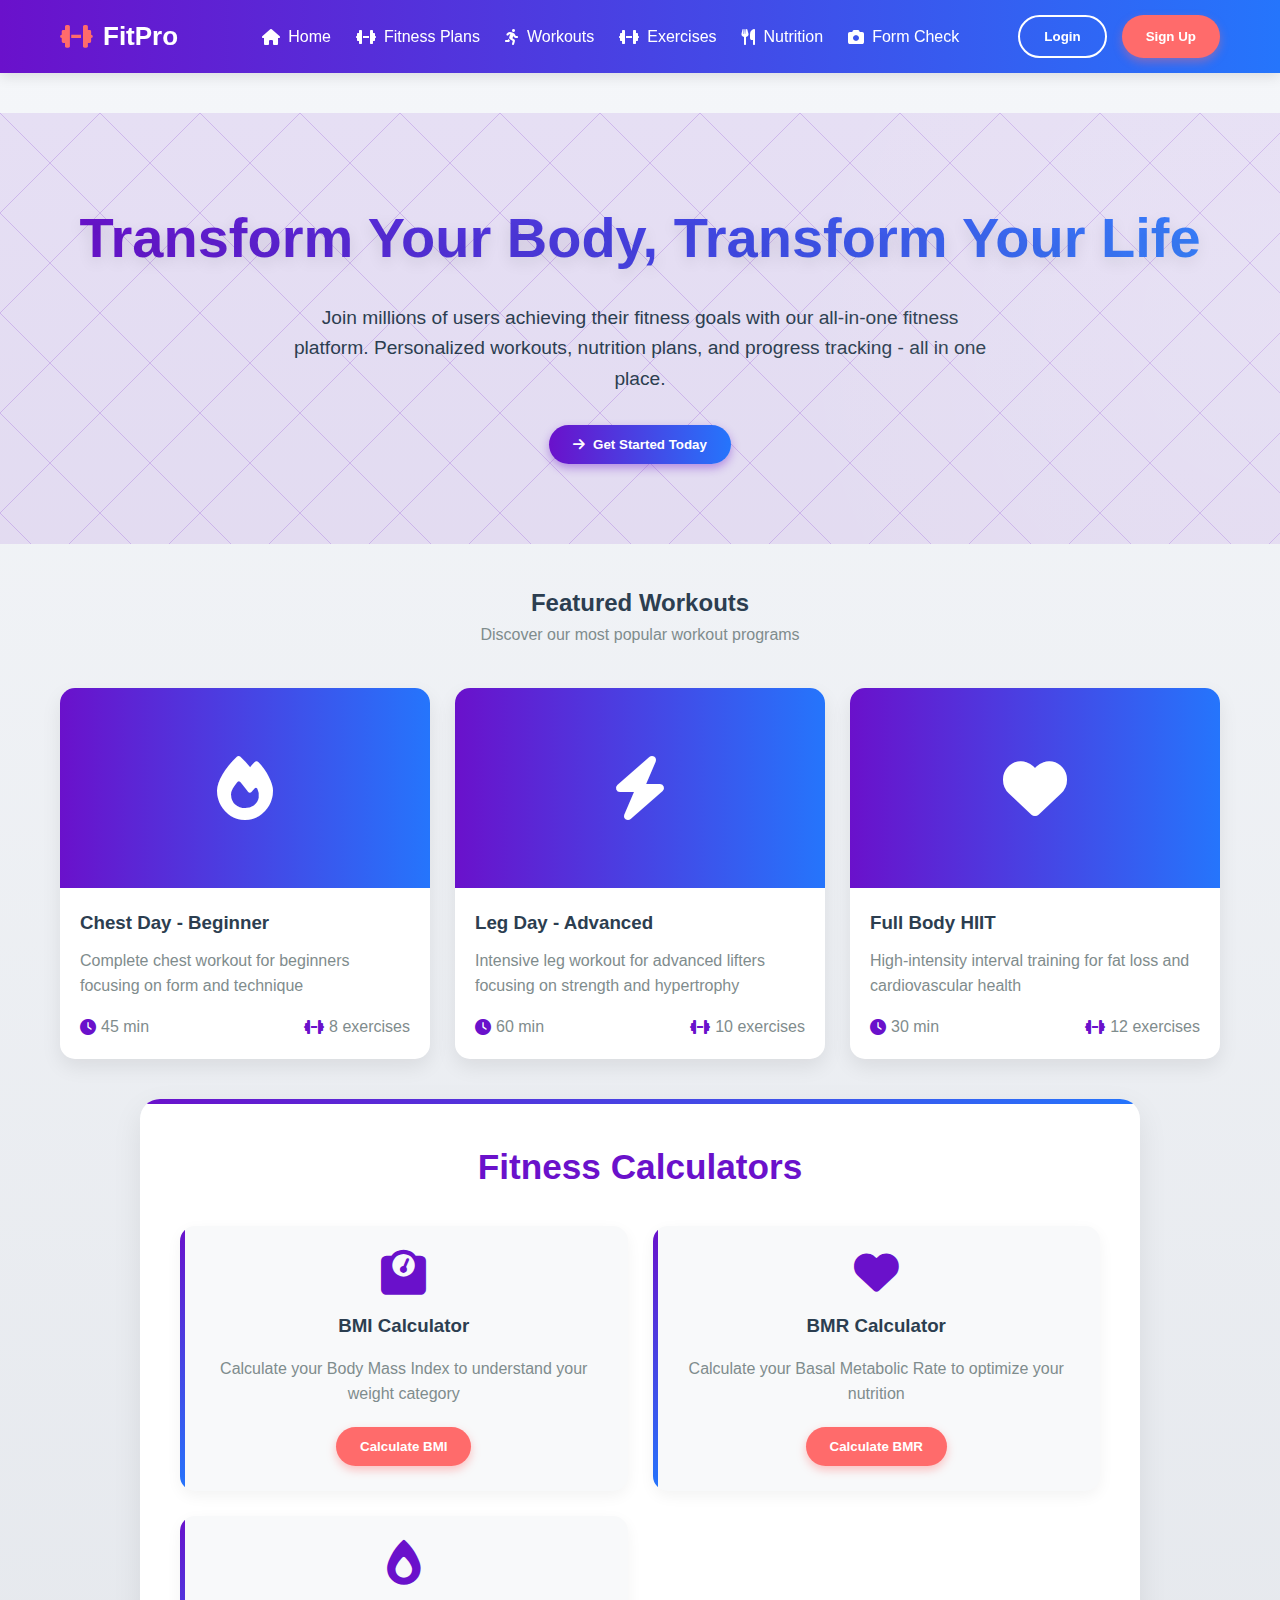
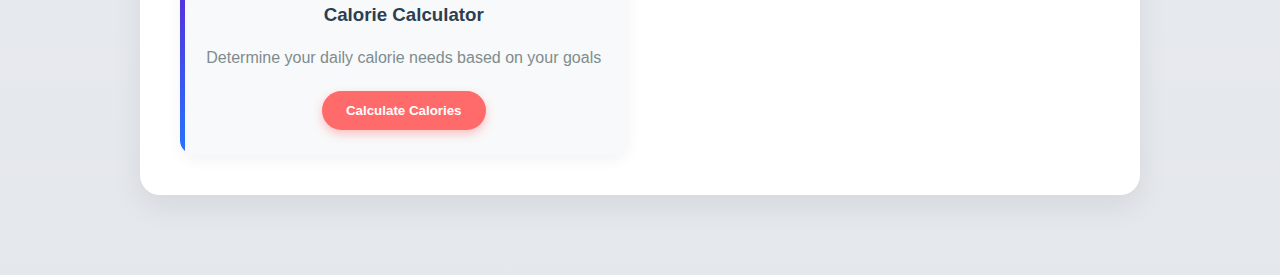
<file: home3.html>
<!DOCTYPE html>
<html lang="en">
<head>
    <meta charset="UTF-8">
    <meta name="viewport" content="width=device-width, initial-scale=1.0">
    <title>FitPro - Ultimate Fitness Solution</title>
    <link rel="stylesheet" href="https://cdnjs.cloudflare.com/ajax/libs/font-awesome/6.4.0/css/all.min.css">
    <style>
        * {
            margin: 0;
            padding: 0;
            box-sizing: border-box;
            font-family: 'Poppins', sans-serif;
        }

        :root {
            --primary: #6a11cb;
            --secondary: #2575fc;
            --accent: #ff6b6b;
            --success: #2ecc71;
            --warning: #f39c12;
            --light: #f8f9fa;
            --dark: #2c3e50;
            --gray: #7f8c8d;
        }

        body {
            background: linear-gradient(to bottom, #f5f7fa, #e4e7ec);
            color: var(--dark);
            line-height: 1.6;
            overflow-x: hidden;
            min-height: 100vh;
            display: flex;
            flex-direction: column;
        }

        .container {
            width: 100%;
            max-width: 1200px;
            margin: 0 auto;
            padding: 0 20px;
        }

        /* Header Styles */
        header {
            background: linear-gradient(to right, var(--primary), var(--secondary));
            color: white;
            padding: 15px 0;
            position: sticky;
            top: 0;
            z-index: 100;
            box-shadow: 0 4px 12px rgba(0, 0, 0, 0.1);
        }

        .header-content {
            display: flex;
            justify-content: space-between;
            align-items: center;
        }

        .logo {
            display: flex;
            align-items: center;
            font-size: 26px;
            font-weight: 700;
            cursor: pointer;
        }

        .logo i {
            margin-right: 10px;
            color: var(--accent);
            animation: pulse 2s infinite;
        }

        @keyframes pulse {
            0% { transform: scale(1); }
            50% { transform: scale(1.1); }
            100% { transform: scale(1); }
        }

        nav ul {
            display: flex;
            list-style: none;
        }

        nav ul li {
            margin-left: 25px;
            position: relative;
        }

        nav ul li a {
            color: white;
            text-decoration: none;
            font-weight: 500;
            transition: color 0.3s;
            position: relative;
            cursor: pointer;
            display: flex;
            align-items: center;
        }

        nav ul li a i {
            margin-right: 8px;
        }

        nav ul li a:after {
            content: '';
            position: absolute;
            width: 0;
            height: 2px;
            bottom: -5px;
            left: 0;
            background-color: var(--accent);
            transition: width 0.3s;
        }

        nav ul li a:hover:after {
            width: 100%;
        }

        nav ul li a:hover {
            color: var(--accent);
        }

        .auth-buttons {
            display: flex;
            gap: 15px;
        }

        .btn {
            padding: 12px 24px;
            border-radius: 50px;
            border: none;
            cursor: pointer;
            font-weight: 600;
            transition: all 0.3s;
            display: inline-flex;
            align-items: center;
            justify-content: center;
        }

        .btn i {
            margin-right: 8px;
        }

        .btn-outline {
            background: transparent;
            border: 2px solid white;
            color: white;
        }

        .btn-outline:hover {
            background: white;
            color: var(--primary);
        }

        .btn-primary {
            background: var(--accent);
            color: white;
            box-shadow: 0 4px 10px rgba(255, 107, 107, 0.4);
        }

        .btn-primary:hover {
            background: #ff5252;
            transform: translateY(-2px);
            box-shadow: 0 6px 15px rgba(255, 107, 107, 0.5);
        }

        .btn-gradient {
            background: linear-gradient(to right, var(--primary), var(--secondary));
            color: white;
            box-shadow: 0 4px 10px rgba(106, 17, 203, 0.4);
        }

        .btn-gradient:hover {
            transform: translateY(-2px);
            box-shadow: 0 6px 15px rgba(106, 17, 203, 0.5);
        }

        /* Page Styles */
        .page {
            display: none;
            padding: 40px 0;
            flex: 1;
            animation: fadeIn 0.5s ease;
        }

        @keyframes fadeIn {
            from { opacity: 0; }
            to { opacity: 1; }
        }

        .page.active {
            display: block;
        }

        .page-title {
            text-align: center;
            margin-bottom: 40px;
        }

        .page-title h1 {
            font-size: 2.8rem;
            color: var(--primary);
            margin-bottom: 15px;
        }

        .page-title p {
            color: var(--gray);
            max-width: 700px;
            margin: 0 auto;
        }

        /* Hero Section */
        .hero {
            padding: 80px 0;
            text-align: center;
            background: url('data:image/svg+xml;utf8,<svg xmlns="http://www.w3.org/2000/svg" width="100" height="100" viewBox="0 0 100 100"><rect width="100" height="100" fill="%236a11cb" opacity="0.1"/><path d="M0 0 L100 100" stroke="%236a11cb" stroke-width="1" opacity="0.2"/><path d="M100 0 L0 100" stroke="%236a11cb" stroke-width="1" opacity="0.2"/></svg>');
            position: relative;
            overflow: hidden;
            margin-bottom: 40px;
        }

        .hero:before {
            content: '';
            position: absolute;
            top: -50%;
            right: -50%;
            width: 100%;
            height: 200%;
            background: radial-gradient(circle, rgba(255,255,255,0.1) 0%, rgba(255,255,255,0) 70%);
            transform: rotate(30deg);
        }

        .hero h1 {
            font-size: 3.5rem;
            margin-bottom: 20px;
            background: linear-gradient(to right, var(--primary), var(--secondary));
            -webkit-background-clip: text;
            -webkit-text-fill-color: transparent;
            text-shadow: 0 5px 15px rgba(0, 0, 0, 0.1);
        }

        .hero p {
            font-size: 1.2rem;
            max-width: 700px;
            margin: 0 auto 30px;
            color: var(--dark);
        }

        /* Features Section */
        .features {
            padding: 80px 0;
            background: white;
        }

        .section-title {
            text-align: center;
            margin-bottom: 50px;
        }

        .section-title h2 {
            font-size: 2.5rem;
            color: var(--primary);
            margin-bottom: 15px;
        }

        .section-title p {
            color: var(--gray);
            max-width: 700px;
            margin: 0 auto;
        }

        .features-grid {
            display: grid;
            grid-template-columns: repeat(auto-fit, minmax(250px, 1fr));
            gap: 30px;
        }

        .feature-card {
            background: var(--light);
            border-radius: 15px;
            padding: 30px;
            text-align: center;
            transition: transform 0.3s;
            box-shadow: 0 8px 20px rgba(0, 0, 0, 0.08);
        }

        .feature-card:hover {
            transform: translateY(-8px);
        }

        .feature-card i {
            font-size: 3rem;
            color: var(--primary);
            margin-bottom: 20px;
        }

        .feature-card h3 {
            margin-bottom: 15px;
            color: var(--dark);
        }

        /* Exercise Categories */
        .exercise-categories {
            padding: 80px 0;
            background: linear-gradient(to bottom, #f5f7fa, #e4e7ec);
        }

        .categories-grid {
            display: grid;
            grid-template-columns: repeat(auto-fit, minmax(250px, 1fr));
            gap: 25px;
        }

        .category-card {
            background: white;
            border-radius: 15px;
            overflow: hidden;
            box-shadow: 0 8px 20px rgba(0, 0, 0, 0.08);
            transition: transform 0.3s;
            cursor: pointer;
        }

        .category-card:hover {
            transform: translateY(-8px);
        }

        .category-img {
            height: 180px;
            background: linear-gradient(to right, var(--primary), var(--secondary));
            display: flex;
            align-items: center;
            justify-content: center;
            position: relative;
            overflow: hidden;
        }

        .category-img i {
            font-size: 4rem;
            color: white;
            z-index: 1;
        }

        .category-img:after {
            content: '';
            position: absolute;
            top: -50%;
            left: -50%;
            width: 200%;
            height: 200%;
            background: rgba(255, 255, 255, 0.1);
            transform: rotate(30deg);
        }

        .category-content {
            padding: 20px;
            text-align: center;
        }

        .category-content h3 {
            margin-bottom: 10px;
            color: var(--dark);
        }

        .category-content p {
            color: var(--gray);
        }

        /* Exercise List */
        .exercise-list {
            display: grid;
            grid-template-columns: repeat(auto-fit, minmax(300px, 1fr));
            gap: 25px;
        }

        .exercise-card {
            background: white;
            border-radius: 15px;
            overflow: hidden;
            box-shadow: 0 8px 20px rgba(0, 0, 0, 0.08);
            transition: transform 0.3s;
        }

        .exercise-card:hover {
            transform: translateY(-5px);
        }

        .exercise-img {
            height: 200px;
            background: linear-gradient(to right, var(--primary), var(--secondary));
            display: flex;
            align-items: center;
            justify-content: center;
            position: relative;
            overflow: hidden;
        }

        .exercise-img i {
            font-size: 4rem;
            color: white;
            z-index: 1;
        }

        .exercise-content {
            padding: 20px;
        }

        .exercise-content h3 {
            margin-bottom: 10px;
            color: var(--dark);
        }

        .exercise-content p {
            color: var(--gray);
            margin-bottom: 15px;
        }

        .exercise-meta {
            display: flex;
            justify-content: space-between;
            margin-top: 15px;
        }

        .exercise-meta span {
            display: flex;
            align-items: center;
            color: var(--gray);
        }

        .exercise-meta i {
            margin-right: 5px;
            color: var(--primary);
        }

        /* Calculator Section */
        .calculator {
            background: white;
            border-radius: 20px;
            padding: 40px;
            box-shadow: 0 10px 30px rgba(0, 0, 0, 0.08);
            margin: 40px auto;
            max-width: 1000px;
            position: relative;
            overflow: hidden;
        }

        .calculator:before {
            content: '';
            position: absolute;
            top: 0;
            left: 0;
            width: 100%;
            height: 5px;
            background: linear-gradient(to right, var(--primary), var(--secondary));
        }

        .calculator h2 {
            text-align: center;
            margin-bottom: 30px;
            color: var(--primary);
            font-size: 2.2rem;
        }

        .calculator-grid {
            display: grid;
            grid-template-columns: repeat(auto-fit, minmax(300px, 1fr));
            gap: 25px;
        }

        .calc-card {
            background: var(--light);
            border-radius: 15px;
            padding: 25px;
            text-align: center;
            transition: all 0.3s;
            box-shadow: 0 5px 15px rgba(0, 0, 0, 0.05);
            position: relative;
            overflow: hidden;
        }

        .calc-card:after {
            content: '';
            position: absolute;
            top: 0;
            left: 0;
            width: 5px;
            height: 100%;
            background: linear-gradient(to bottom, var(--primary), var(--secondary));
        }

        .calc-card:hover {
            transform: translateY(-8px);
            box-shadow: 0 12px 20px rgba(0, 0, 0, 0.1);
        }

        .calc-card i {
            font-size: 2.8rem;
            color: var(--primary);
            margin-bottom: 15px;
        }

        .calc-card h3 {
            margin-bottom: 15px;
            color: var(--dark);
        }

        .calc-card p {
            color: var(--gray);
            margin-bottom: 20px;
        }

        /* Calculator Forms */
        .calculator-form {
            background: white;
            border-radius: 15px;
            padding: 30px;
            box-shadow: 0 10px 25px rgba(0, 0, 0, 0.08);
            margin: 40px auto;
            max-width: 600px;
        }

        .calculator-form h3 {
            text-align: center;
            margin-bottom: 25px;
            color: var(--primary);
            font-size: 1.8rem;
        }

        .form-group {
            margin-bottom: 20px;
        }

        .form-group label {
            display: block;
            margin-bottom: 8px;
            font-weight: 500;
            color: var(--dark);
        }

        .form-group input, .form-group select {
            width: 100%;
            padding: 14px;
            border: 1px solid #ddd;
            border-radius: 8px;
            font-size: 1rem;
            transition: border 0.3s;
        }

        .form-group input:focus, .form-group select:focus {
            border-color: var(--primary);
            outline: none;
            box-shadow: 0 0 0 3px rgba(106, 17, 203, 0.1);
        }

        .gender-group {
            display: flex;
            gap: 20px;
            margin-bottom: 20px;
        }

        .gender-option {
            flex: 1;
            text-align: center;
            padding: 15px;
            border: 2px solid #ddd;
            border-radius: 8px;
            cursor: pointer;
            transition: all 0.3s;
        }

        .gender-option.selected {
            border-color: var(--primary);
            background-color: rgba(106, 17, 203, 0.05);
        }

        .gender-option i {
            font-size: 1.5rem;
            margin-bottom: 8px;
            color: var(--gray);
        }

        .gender-option.selected i {
            color: var(--primary);
        }

        .calc-result {
            text-align: center;
            margin-top: 25px;
            padding: 20px;
            border-radius: 10px;
            font-weight: bold;
            display: none;
            background: linear-gradient(to right, var(--primary), var(--secondary));
            color: white;
            box-shadow: 0 5px 15px rgba(0, 0, 0, 0.1);
        }

        /* Workout Plans Section */
        .workout-plans {
            padding: 80px 0;
            background: white;
        }

        .plans-container {
            display: grid;
            grid-template-columns: repeat(auto-fit, minmax(300px, 1fr));
            gap: 30px;
        }

        .plan-card {
            background: var(--light);
            border-radius: 15px;
            overflow: hidden;
            transition: transform 0.3s;
            box-shadow: 0 8px 20px rgba(0, 0, 0, 0.08);
        }

        .plan-card:hover {
            transform: translateY(-8px);
        }

        .plan-header {
            padding: 25px;
            text-align: center;
            color: white;
        }

        .weight-loss .plan-header {
            background: linear-gradient(to right, #ff7e5f, #feb47b);
        }

        .muscle-gain .plan-header {
            background: linear-gradient(to right, #00c9ff, #92fe9d);
        }

        .maintenance .plan-header {
            background: linear-gradient(to right, #6a11cb, #2575fc);
        }

        .plan-header h3 {
            font-size: 1.8rem;
            margin-bottom: 10px;
        }

        .plan-header p {
            font-size: 2.5rem;
            font-weight: 700;
        }

        .plan-header p span {
            font-size: 1rem;
            font-weight: normal;
        }

        .plan-content {
            padding: 25px;
        }

        .plan-content ul {
            list-style: none;
            margin-bottom: 25px;
        }

        .plan-content ul li {
            padding: 10px 0;
            border-bottom: 1px solid #eee;
            display: flex;
            align-items: center;
        }

        .plan-content ul li i {
            color: var(--success);
            margin-right: 10px;
        }

        /* Diet Plans Section */
        .diet-plans {
            padding: 80px 0;
            background: linear-gradient(to bottom, #f5f7fa, #e4e7ec);
        }

        .diet-container {
            display: grid;
            grid-template-columns: repeat(auto-fit, minmax(300px, 1fr));
            gap: 30px;
        }

        .diet-card {
            background: white;
            border-radius: 15px;
            overflow: hidden;
            box-shadow: 0 8px 20px rgba(0, 0, 0, 0.08);
            transition: transform 0.3s;
        }

        .diet-card:hover {
            transform: translateY(-8px);
        }

        .diet-img {
            height: 200px;
            background: linear-gradient(to right, var(--primary), var(--secondary));
            display: flex;
            align-items: center;
            justify-content: center;
            position: relative;
            overflow: hidden;
        }

        .diet-img i {
            font-size: 4rem;
            color: white;
            z-index: 1;
        }

        .diet-img:after {
            content: '';
            position: absolute;
            top: -50%;
            left: -50%;
            width: 200%;
            height: 200%;
            background: rgba(255, 255, 255, 0.1);
            transform: rotate(30deg);
        }

        .diet-content {
            padding: 25px;
        }

        .diet-content h3 {
            margin-bottom: 15px;
            color: var(--primary);
        }

        .day-plan {
            margin-top: 25px;
        }

        .day-plan h4 {
            margin-bottom: 10px;
            color: var(--dark);
            display: flex;
            align-items: center;
        }

        .day-plan h4 i {
            margin-right: 10px;
            color: var(--primary);
        }

        /* Competitions Section */
        .competitions {
            padding: 80px 0;
            background: white;
        }

        .competition-container {
            display: grid;
            grid-template-columns: repeat(auto-fit, minmax(300px, 1fr));
            gap: 30px;
        }

        .competition-card {
            background: var(--light);
            border-radius: 15px;
            overflow: hidden;
            box-shadow: 0 8px 20px rgba(0, 0, 0, 0.08);
            transition: transform 0.3s;
        }

        .competition-card:hover {
            transform: translateY(-8px);
        }

        .competition-header {
            padding: 20px;
            text-align: center;
            color: white;
            background: linear-gradient(to right, var(--primary), var(--secondary));
        }

        .competition-body {
            padding: 25px;
        }

        .competition-body h3 {
            margin-bottom: 15px;
            color: var(--dark);
        }

        .progress-container {
            margin: 20px 0;
        }

        .progress-info {
            display: flex;
            justify-content: space-between;
            margin-bottom: 8px;
        }

        .progress-bar {
            height: 10px;
            background: #e0e0e0;
            border-radius: 5px;
            overflow: hidden;
        }

        .progress-fill {
            height: 100%;
            background: linear-gradient(to right, var(--primary), var(--secondary));
            border-radius: 5px;
        }

        .participants {
            display: flex;
            margin-top: 20px;
        }

        .participant {
            width: 40px;
            height: 40px;
            border-radius: 50%;
            border: 3px solid white;
            margin-left: -15px;
            background: var(--gray);
            display: flex;
            align-items: center;
            justify-content: center;
            color: white;
            font-weight: bold;
        }

        .participant:first-child {
            margin-left: 0;
        }

        /* Camera Section */
        .camera-section {
            background: white;
            border-radius: 15px;
            padding: 30px;
            box-shadow: 0 8px 20px rgba(0, 0, 0, 0.08);
            margin-top: 40px;
        }

        .camera-container {
            display: flex;
            flex-direction: column;
            align-items: center;
        }

        .camera-preview {
            width: 100%;
            max-width: 500px;
            height: 350px;
            background: var(--light);
            border-radius: 10px;
            display: flex;
            align-items: center;
            justify-content: center;
            margin-bottom: 20px;
            position: relative;
            overflow: hidden;
        }

        .camera-preview i {
            font-size: 4rem;
            color: var(--gray);
        }

        .angle-indicator {
            position: absolute;
            bottom: 20px;
            left: 20px;
            background: rgba(0, 0, 0, 0.7);
            color: white;
            padding: 10px 15px;
            border-radius: 8px;
            font-weight: bold;
        }

        /* Testimonials Section */
        .testimonials {
            padding: 80px 0;
            background: white;
        }

        .testimonials-grid {
            display: grid;
            grid-template-columns: repeat(auto-fit, minmax(300px, 1fr));
            gap: 30px;
        }

        .testimonial-card {
            background: var(--light);
            border-radius: 15px;
            padding: 30px;
            box-shadow: 0 8px 20px rgba(0, 0, 0, 0.08);
        }

        .testimonial-content {
            margin-bottom: 20px;
            font-style: italic;
            color: var(--dark);
        }

        .testimonial-author {
            display: flex;
            align-items: center;
        }

        .author-avatar {
            width: 50px;
            height: 50px;
            border-radius: 50%;
            background: linear-gradient(to right, var(--primary), var(--secondary));
            display: flex;
            align-items: center;
            justify-content: center;
            margin-right: 15px;
            color: white;
            font-weight: bold;
        }

        .author-info h4 {
            color: var(--dark);
            margin-bottom: 5px;
        }

        .author-info p {
            color: var(--gray);
            font-size: 0.9rem;
        }

        /* CTA Section */
        .cta {
            padding: 100px 0;
            background: linear-gradient(to right, var(--primary), var(--secondary));
            color: white;
            text-align: center;
        }

        .cta h2 {
            font-size: 2.5rem;
            margin-bottom: 20px;
        }

        .cta p {
            max-width: 700px;
            margin: 0 auto 30px;
            font-size: 1.1rem;
        }

        /* Footer */
        footer {
            background: var(--dark);
            color: white;
            padding: 60px 0 20px;
            margin-top: auto;
        }

        .footer-content {
            display: grid;
            grid-template-columns: repeat(auto-fit, minmax(250px, 1fr));
            gap: 30px;
            margin-bottom: 30px;
        }

        .footer-section h3 {
            margin-bottom: 20px;
            font-size: 1.5rem;
            color: var(--accent);
        }

        .footer-section ul {
            list-style: none;
        }

        .footer-section ul li {
            margin-bottom: 10px;
        }

        .footer-section ul li a {
            color: #ddd;
            text-decoration: none;
            transition: color 0.3s;
        }

        .footer-section ul li a:hover {
            color: var(--accent);
        }

        .social-icons {
            display: flex;
            gap: 15px;
            margin-top: 20px;
        }

        .social-icons a {
            color: white;
            font-size: 1.5rem;
            transition: color 0.3s;
        }

        .social-icons a:hover {
            color: var(--accent);
        }

        .copyright {
            text-align: center;
            padding-top: 20px;
            border-top: 1px solid #555;
            color: #aaa;
        }

        /* Responsive Design */
        @media (max-width: 768px) {
            .header-content {
                flex-direction: column;
                text-align: center;
            }

            nav ul {
                margin: 20px 0;
                justify-content: center;
                flex-wrap: wrap;
            }

            nav ul li {
                margin: 10px 15px;
            }

            .auth-buttons {
                justify-content: center;
                flex-wrap: wrap;
            }

            .hero h1 {
                font-size: 2.5rem;
            }

            .page-title h1 {
                font-size: 2.2rem;
            }

            .calculator {
                padding: 25px;
            }

            .gender-group {
                flex-direction: column;
                gap: 10px;
            }
        }
    </style>
</head>
<body>
    <!-- Header -->
    <header>
        <div class="container">
            <div class="header-content">
                <div class="logo" onclick="showPage('home')">
                    <i class="fas fa-dumbbell"></i>
                    <span>FitPro</span>
                </div>
                <nav>
                    <ul>
                        <li><a onclick="showPage('home')"><i class="fas fa-home"></i> Home</a></li>
                        <li><a onclick="showPage('fitness-plans')"><i class="fas fa-dumbbell"></i> Fitness Plans</a></li>
                        <li><a onclick="showPage('workouts')"><i class="fas fa-running"></i> Workouts</a></li>
                        <li><a onclick="showPage('exercises')"><i class="fas fa-dumbbell"></i> Exercises</a></li>
                        <li><a onclick="showPage('nutrition')"><i class="fas fa-utensils"></i> Nutrition</a></li>
                        <li><a onclick="showPage('camera')"><i class="fas fa-camera"></i> Form Check</a></li>
                    </ul>
                </nav>
                <div class="auth-buttons">
                    <button class="btn btn-outline" id="loginBtn">Login</button>
                    <button class="btn btn-primary" id="signupBtn">Sign Up</button>
                </div>
            </div>
        </div>
    </header>

    <!-- Home Page -->
    <div id="home" class="page active">
        <div class="hero">
            <div class="container">
                <h1>Transform Your Body, Transform Your Life</h1>
                <p>Join millions of users achieving their fitness goals with our all-in-one fitness platform. Personalized workouts, nutrition plans, and progress tracking - all in one place.</p>
                <button class="btn btn-gradient"><i class="fas fa-arrow-right"></i>Get Started Today</button>
            </div>
        </div>

        <div class="container">
            <div class="page-title">
                <h2>Featured Workouts</h2>
                <p>Discover our most popular workout programs</p>
            </div>

            <div class="exercise-list">
                <div class="exercise-card">
                    <div class="exercise-img">
                        <i class="fas fa-fire"></i>
                    </div>
                    <div class="exercise-content">
                        <h3>Chest Day - Beginner</h3>
                        <p>Complete chest workout for beginners focusing on form and technique</p>
                        <div class="exercise-meta">
                            <span><i class="fas fa-clock"></i> 45 min</span>
                            <span><i class="fas fa-dumbbell"></i> 8 exercises</span>
                        </div>
                    </div>
                </div>
                <div class="exercise-card">
                    <div class="exercise-img">
                        <i class="fas fa-bolt"></i>
                    </div>
                    <div class="exercise-content">
                        <h3>Leg Day - Advanced</h3>
                        <p>Intensive leg workout for advanced lifters focusing on strength and hypertrophy</p>
                        <div class="exercise-meta">
                            <span><i class="fas fa-clock"></i> 60 min</span>
                            <span><i class="fas fa-dumbbell"></i> 10 exercises</span>
                        </div>
                    </div>
                </div>
                <div class="exercise-card">
                    <div class="exercise-img">
                        <i class="fas fa-heart"></i>
                    </div>
                    <div class="exercise-content">
                        <h3>Full Body HIIT</h3>
                        <p>High-intensity interval training for fat loss and cardiovascular health</p>
                        <div class="exercise-meta">
                            <span><i class="fas fa-clock"></i> 30 min</span>
                            <span><i class="fas fa-dumbbell"></i> 12 exercises</span>
                        </div>
                    </div>
                </div>
            </div>

            <div class="calculator">
                <h2>Fitness Calculators</h2>
                <div class="calculator-grid">
                    <div class="calc-card">
                        <i class="fas fa-weight"></i>
                        <h3>BMI Calculator</h3>
                        <p>Calculate your Body Mass Index to understand your weight category</p>
                        <button class="btn btn-primary" onclick="showPage('fitness-plans')">Calculate BMI</button>
                    </div>
                    <div class="calc-card">
                        <i class="fas fa-heart"></i>
                        <h3>BMR Calculator</h3>
                        <p>Calculate your Basal Metabolic Rate to optimize your nutrition</p>
                        <button class="btn btn-primary" onclick="showPage('fitness-plans')">Calculate BMR</button>
                    </div>
                    <div class="calc-card">
                        <i class="fas fa-burn"></i>
                        <h3>Calorie Calculator</h3>
                        <p>Determine your daily calorie needs based on your goals</p>
                        <button class="btn btn-primary" onclick="showPage('fitness-plans')">Calculate Calories</button>
                    </div>
                </div>
            </div>
        </div>
    </div>

    <!-- Fitness Plans Page -->
    <div id="fitness-plans" class="page">
        <div class="container">
            <div class="page-title">
                <h1>Fitness Plans & Calculators</h1>
                <p>Choose from our expertly designed workout plans and use our calculators to optimize your fitness journey</p>
            </div>

            <div class="calculator">
                <h2>Fitness Calculators</h2>
                <div class="calculator-grid">
                    <div class="calc-card">
                        <i class="fas fa-weight"></i>
                        <h3>BMI Calculator</h3>
                        <p>Calculate your Body Mass Index to understand your weight category</p>
                        <button class="btn btn-primary" id="bmiCalcBtn">Calculate BMI</button>
                    </div>
                    <div class="calc-card">
                        <i class="fas fa-heart"></i>
                        <h3>BMR Calculator</h3>
                        <p>Calculate your Basal Metabolic Rate to optimize your nutrition</p>
                        <button class="btn btn-primary" id="bmrCalcBtn">Calculate BMR</button>
                    </div>
                    <div class="calc-card">
                        <i class="fas fa-burn"></i>
                        <h3>Calorie Calculator</h3>
                        <p>Determine your daily calorie needs based on your goals</p>
                        <button class="btn btn-primary" id="calorieCalcBtn">Calculate Calories</button>
                    </div>
                </div>
            </div>

            <!-- BMI Calculator -->
            <div class="calculator-form" id="bmiCalculator">
                <h3>BMI Calculator</h3>
                <div class="form-group">
                    <label for="height">Height (cm)</label>
                    <input type="number" id="height" placeholder="Enter your height">
                </div>
                <div class="form-group">
                    <label for="weight">Weight (kg)</label>
                    <input type="number" id="weight" placeholder="Enter your weight">
                </div>
                <button class="btn btn-primary" id="calculateBmi">Calculate</button>
                <div class="calc-result" id="bmiResult"></div>
            </div>

            <!-- BMR Calculator -->
            <div class="calculator-form" id="bmrCalculator">
                <h3>BMR Calculator</h3>
                <div class="gender-group">
                    <div class="gender-option" id="maleOption">
                        <i class="fas fa-male"></i>
                        <p>Male</p>
                    </div>
                    <div class="gender-option" id="femaleOption">
                        <i class="fas fa-female"></i>
                        <p>Female</p>
                    </div>
                </div>
                <div class="form-group">
                    <label for="age">Age</label>
                    <input type="number" id="age" placeholder="Enter your age">
                </div>
                <div class="form-group">
                    <label for="bmrHeight">Height (cm)</label>
                    <input type="number" id="bmrHeight" placeholder="Enter your height">
                </div>
                <div class="form-group">
                    <label for="bmrWeight">Weight (kg)</label>
                    <input type="number" id="bmrWeight" placeholder="Enter your weight">
                </div>
                <button class="btn btn-primary" id="calculateBmr">Calculate</button>
                <div class="calc-result" id="bmrResult"></div>
            </div>

            <!-- Calorie Calculator -->
            <div class="calculator-form" id="calorieCalculator">
                <h3>Calorie Calculator</h3>
                <div class="form-group">
                    <label for="activityLevel">Activity Level</label>
                    <select id="activityLevel">
                        <option value="1.2">Sedentary (little or no exercise)</option>
                        <option value="1.375">Lightly active (light exercise 1-3 days/week)</option>
                        <option value="1.55">Moderately active (moderate exercise 3-5 days/week)</option>
                        <option value="1.725">Very active (hard exercise 6-7 days/week)</option>
                        <option value="1.9">Extra active (very hard exercise, physical job)</option>
                    </select>
                </div>
                <button class="btn btn-primary" id="calculateCalories">Calculate</button>
                <div class="calc-result" id="calorieResult"></div>
            </div>

            <div class="page-title">
                <h2>Workout Plans</h2>
                <p>Choose from our expertly designed workout plans based on your goals and experience level</p>
            </div>

            <div class="plans-container">
                <div class="plan-card weight-loss">
                    <div class="plan-header">
                        <h3>Weight Loss</h3>
                        <p>30 days <span>program</span></p>
                    </div>
                    <div class="plan-content">
                        <ul>
                            <li><i class="fas fa-check-circle"></i>Cardio workouts</li>
                            <li><i class="fas fa-check-circle"></i>HIIT training</li>
                            <li><i class="fas fa-check-circle"></i>Full-body exercises</li>
                            <li><i class="fas fa-check-circle"></i>Low-impact options</li>
                        </ul>
                        <button class="btn btn-primary" style="width: 100%;">Select Plan</button>
                    </div>
                </div>
                <div class="plan-card muscle-gain">
                    <div class="plan-header">
                        <h3>Muscle Gain</h3>
                        <p>60 days <span>program</span></p>
                    </div>
                    <div class="plan-content">
                        <ul>
                            <li><i class="fas fa-check-circle"></i>Strength training</li>
                            <li><i class="fas fa-check-circle"></i>Progressive overload</li>
                            <li><i class="fas fa-check-circle"></i>Split routines</li>
                            <li><i class="fas fa-check-circle"></i>Recovery guidance</li>
                        </ul>
                        <button class="btn btn-primary" style="width: 100%;">Select Plan</button>
                    </div>
                </div>
                <div class="plan-card maintenance">
                    <div class="plan-header">
                        <h3>Maintenance</h3>
                        <p>Ongoing <span>program</span></p>
                    </div>
                    <div class="plan-content">
                        <ul>
                            <li><i class="fas fa-check-circle"></i>Balanced workouts</li>
                            <li><i class="fas fa-check-circle"></i>Flexible scheduling</li>
                            <li><i class="fas fa-check-circle"></i>Varied exercises</li>
                            <li><i class="fas fa-check-circle"></i>Lifestyle integration</li>
                        </ul>
                        <button class="btn btn-primary" style="width: 100%;">Select Plan</button>
                    </div>
                </div>
            </div>
        </div>
    </div>

    <!-- Workouts Page -->
    <div id="workouts" class="page">
        <div class="container">
            <div class="page-title">
                <h1>Workout Plans</h1>
                <p>Choose from our expertly designed workout plans based on your goals and experience level</p>
            </div>

            <div class="categories-grid">
                <div class="category-card">
                    <div class="category-img">
                        <i class="fas fa-weight"></i>
                    </div>
                    <div class="category-content">
                        <h3>Weight Loss</h3>
                        <p>Cardio and HIIT focused workouts</p>
                    </div>
                </div>
                <div class="category-card">
                    <div class="category-img">
                        <i class="fas fa-dumbbell"></i>
                    </div>
                    <div class="category-content">
                        <h3>Muscle Building</h3>
                        <p>Hypertrophy focused training splits</p>
                    </div>
                </div>
                <div class="category-card">
                    <div class="category-img">
                        <i class="fas fa-bolt"></i>
                    </div>
                    <div class="category-content">
                        <h3>Strength Training</h3>
                        <p>Focus on compound lifts and progressive overload</p>
                    </div>
                </div>
                <div class="category-card">
                    <div class="category-img">
                        <i class="fas fa-heart"></i>
                    </div>
                    <div class="category-content">
                        <h3>Maintenance</h3>
                        <p>Balanced workouts for overall fitness</p>
                    </div>
                </div>
            </div>

            <div class="page-title">
                <h2>Training Splits</h2>
            </div>

            <div class="exercise-list">
                <div class="exercise-card">
                    <div class="exercise-img">
                        <i class="fas fa-user"></i>
                    </div>
                    <div class="exercise-content">
                        <h3>Beginner Full Body</h3>
                        <p>3-day per week full body program focusing on fundamental movement patterns</p>
                        <div class="exercise-meta">
                            <span><i class="fas fa-calendar"></i> 3 days/week</span>
                            <span><i class="fas fa-clock"></i> 8 weeks</span>
                        </div>
                    </div>
                </div>
                <div class="exercise-card">
                    <div class="exercise-img">
                        <i class="fas fa-user-graduate"></i>
                    </div>
                    <div class="exercise-content">
                        <h3>Intermediate Push/Pull/Legs</h3>
                        <p>6-day per week split focusing on movement patterns and muscle groups</p>
                        <div class="exercise-meta">
                            <span><i class="fas fa-calendar"></i> 6 days/week</span>
                            <span><i class="fas fa-clock"></i> 12 weeks</span>
                        </div>
                    </div>
                </div>
                <div class="exercise-card">
                    <div class="exercise-img">
                        <i class="fas fa-user-tie"></i>
                    </div>
                    <div class="exercise-content">
                        <h3>Advanced Bodybuilding</h3>
                        <p>6-day per week muscle group split for advanced hypertrophy training</p>
                        <div class="exercise-meta">
                            <span><i class="fas fa-calendar"></i> 6 days/week</span>
                            <span><i class="fas fa-clock"></i
</file>
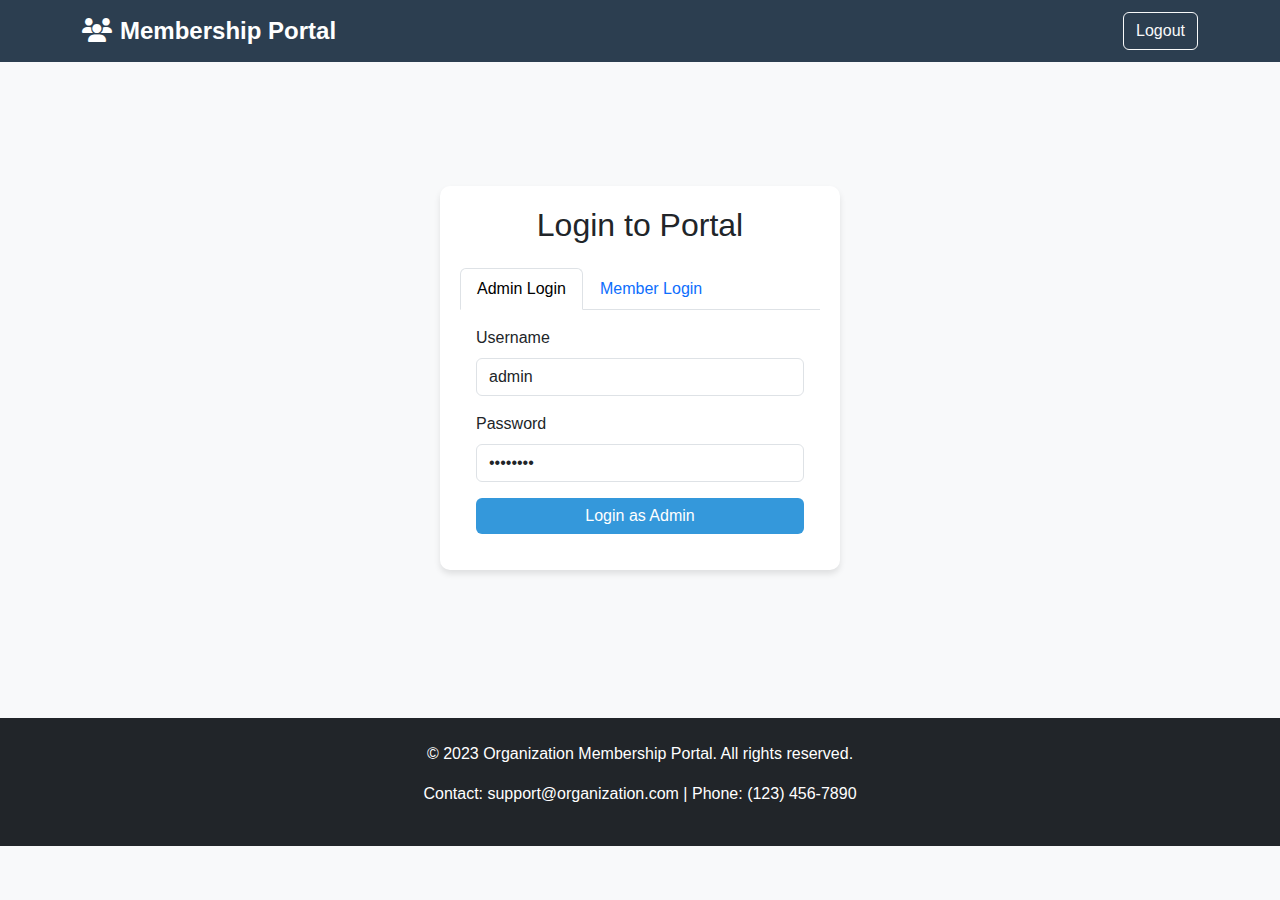
<file: Payment.html>
<!DOCTYPE html>
<html lang="en">
<head>
    <meta charset="UTF-8">
    <meta name="viewport" content="width=device-width, initial-scale=1.0">
    <title>Membership Fee Payment Portal</title>
    <link href="https://cdn.jsdelivr.net/npm/bootstrap@5.3.0/dist/css/bootstrap.min.css" rel="stylesheet">
    <link rel="stylesheet" href="https://cdnjs.cloudflare.com/ajax/libs/font-awesome/6.4.0/css/all.min.css">
    <style>
        :root {
            --primary: #2c3e50;
            --secondary: #3498db;
            --accent: #e74c3c;
            --light: #ecf0f1;
            --dark: #2c3e50;
            --success: #27ae60;
            --warning: #f39c12;
        }
        
        body {
            background-color: #f8f9fa;
            font-family: 'Segoe UI', Tahoma, Geneva, Verdana, sans-serif;
            padding-bottom: 50px;
        }
        
        .navbar {
            background-color: var(--primary);
        }
        
        .card {
            border-radius: 10px;
            box-shadow: 0 4px 6px rgba(0, 0, 0, 0.1);
            margin-bottom: 20px;
            border: none;
        }
        
        .card-header {
            background-color: var(--secondary);
            color: white;
            border-radius: 10px 10px 0 0 !important;
            font-weight: 600;
        }
        
        .btn-primary {
            background-color: var(--secondary);
            border: none;
        }
        
        .btn-primary:hover {
            background-color: var(--primary);
        }
        
        .btn-success {
            background-color: var(--success);
            border: none;
        }
        
        .btn-warning {
            background-color: var(--warning);
            border: none;
        }
        
        .btn-danger {
            background-color: var(--accent);
            border: none;
        }
        
        .sidebar {
            background-color: var(--primary);
            color: white;
            border-radius: 10px;
            padding: 15px 0;
            margin-bottom: 20px;
        }
        
        .sidebar a {
            color: white;
            text-decoration: none;
            display: block;
            padding: 12px 20px;
            transition: all 0.3s;
            border-left: 4px solid transparent;
        }
        
        .sidebar a:hover {
            background-color: rgba(255, 255, 255, 0.1);
            border-left: 4px solid var(--secondary);
        }
        
        .sidebar a.active {
            background-color: rgba(255, 255, 255, 0.15);
            border-left: 4px solid var(--secondary);
            font-weight: bold;
        }
        
        .dashboard-stat {
            text-align: center;
            padding: 20px;
            border-radius: 10px;
            color: white;
            margin-bottom: 20px;
        }
        
        .stat-1 {
            background: linear-gradient(45deg, #3498db, #2c3e50);
        }
        
        .stat-2 {
            background: linear-gradient(45deg, #e74c3c, #c0392b);
        }
        
        .stat-3 {
            background: linear-gradient(45deg, #2ecc71, #27ae60);
        }
        
        .receipt {
            background-color: white;
            border: 2px dashed #ccc;
            padding: 25px;
            max-width: 500px;
            margin: 0 auto;
            font-family: 'Courier New', monospace;
        }
        
        .section {
            display: none;
        }
        
        .section.active {
            display: block;
            animation: fadeIn 0.5s;
        }
        
        @keyframes fadeIn {
            from { opacity: 0; }
            to { opacity: 1; }
        }
        
        .logo {
            font-weight: bold;
            font-size: 24px;
            color: white;
        }
        
        .welcome-header {
            background: linear-gradient(rgba(0,0,0,0.7), rgba(0,0,0,0.7)), url('https://images.unsplash.com/photo-1450101499163-c8848c66ca85?ixlib=rb-4.0.3&auto=format&fit=crop&w=1920&q=80');
            background-size: cover;
            color: white;
            padding: 60px 0;
            margin-bottom: 30px;
            text-align: center;
            border-radius: 10px;
        }
        
        .form-container {
            background: white;
            padding: 25px;
            border-radius: 10px;
            box-shadow: 0 4px 6px rgba(0, 0, 0, 0.1);
        }
        
        .member-table {
            width: 100%;
            border-collapse: collapse;
        }
        
        .member-table th, .member-table td {
            padding: 12px;
            text-align: left;
            border-bottom: 1px solid #ddd;
        }
        
        .member-table tr:hover {
            background-color: #f5f5f5;
        }
        
        .notification {
            position: fixed;
            bottom: 20px;
            right: 20px;
            padding: 15px 20px;
            background: var(--success);
            color: white;
            border-radius: 5px;
            box-shadow: 0 4px 6px rgba(0, 0, 0, 0.1);
            display: none;
            z-index: 1000;
        }
        
        .notification.error {
            background: var(--accent);
        }
        
        .print-only {
            display: none;
        }
        
        .login-container {
            max-width: 400px;
            margin: 100px auto;
            padding: 20px;
            background: white;
            border-radius: 10px;
            box-shadow: 0 4px 6px rgba(0, 0, 0, 0.1);
        }
        
        @media print {
            body * {
                visibility: hidden;
            }
            .receipt, .receipt * {
                visibility: visible;
            }
            .receipt {
                position: absolute;
                left: 0;
                top: 0;
                width: 100%;
                border: none;
                box-shadow: none;
            }
            .no-print {
                display: none;
            }
            .print-only {
                display: block;
                text-align: center;
                margin-top: 20px;
                font-style: italic;
            }
        }
    </style>
</head>
<body>
    <!-- Navbar -->
    <nav class="navbar navbar-expand-lg navbar-dark mb-4" id="mainNavbar">
        <div class="container">
            <a class="navbar-brand logo" href="#">
                <i class="fas fa-users me-2"></i>Membership Portal
            </a>
            <div class="d-flex">
                <span class="navbar-text me-3" id="userInfo"></span>
                <button class="btn btn-outline-light" id="logoutBtn">Logout</button>
            </div>
        </div>
    </nav>

    <div class="container" id="mainContainer">
        <!-- Login Section -->
        <div class="section active" id="loginSection">
            <div class="row">
                <div class="col-md-6 mx-auto">
                    <div class="login-container">
                        <h2 class="text-center mb-4">Login to Portal</h2>
                        <ul class="nav nav-tabs" id="loginTabs" role="tablist">
                            <li class="nav-item" role="presentation">
                                <button class="nav-link active" id="admin-tab" data-bs-toggle="tab" data-bs-target="#adminLogin" type="button" role="tab">Admin Login</button>
                            </li>
                            <li class="nav-item" role="presentation">
                                <button class="nav-link" id="member-tab" data-bs-toggle="tab" data-bs-target="#memberLogin" type="button" role="tab">Member Login</button>
                            </li>
                        </ul>
                        <div class="tab-content p-3" id="loginTabContent">
                            <div class="tab-pane fade show active" id="adminLogin" role="tabpanel">
                                <div class="mb-3">
                                    <label class="form-label">Username</label>
                                    <input type="text" class="form-control" id="adminUsername" value="admin">
                                </div>
                                <div class="mb-3">
                                    <label class="form-label">Password</label>
                                    <input type="password" class="form-control" id="adminPassword" value="password">
                                </div>
                                <button type="button" class="btn btn-primary w-100" id="adminLoginBtn">Login as Admin</button>
                            </div>
                            <div class="tab-pane fade" id="memberLogin" role="tabpanel">
                                <div class="mb-3">
                                    <label class="form-label">Registration Number</label>
                                    <input type="text" class="form-control" id="memberRegNumber">
                                </div>
                                <div class="mb-3">
                                    <label class="form-label">Password</label>
                                    <input type="password" class="form-control" id="memberPassword">
                                </div>
                                <button type="button" class="btn btn-primary w-100" id="memberLoginBtn">Login as Member</button>
                            </div>
                        </div>
                    </div>
                </div>
            </div>
        </div>

        <!-- Admin Dashboard -->
        <div class="section" id="adminDashboard">
            <div class="welcome-header mb-4">
                <h1>Admin Dashboard</h1>
                <p class="lead">Manage members, payments, and organization settings</p>
            </div>

            <div class="row">
                <!-- Sidebar -->
                <div class="col-md-3 no-print">
                    <div class="sidebar">
                        <a href="#" class="active" data-section="dashboard"><i class="fas fa-tachometer-alt me-2"></i> Dashboard</a>
                        <a href="#" data-section="register"><i class="fas fa-user-plus me-2"></i> Register Member</a>
                        <a href="#" data-section="payment"><i class="fas fa-credit-card me-2"></i> Record Payment</a>
                        <a href="#" data-section="receipt"><i class="fas fa-receipt me-2"></i> Generate Receipt</a>
                        <a href="#" data-section="statement"><i class="fas fa-file-invoice me-2"></i> View Statements</a>
                        <a href="#" data-section="search"><i class="fas fa-search me-2"></i> Search Members</a>
                        <a href="#" data-section="members"><i class="fas fa-list me-2"></i> All Members</a>
                        <a href="#" data-section="settings"><i class="fas fa-cog me-2"></i> Settings</a>
                    </div>
                </div>
                
                <!-- Main Content -->
                <div class="col-md-9">
                    <!-- Dashboard Section -->
                    <div class="section active" id="dashboard">
                        <h2 class="mb-4">Admin Dashboard</h2>
                        <div class="row">
                            <div class="col-md-4">
                                <div class="dashboard-stat stat-1">
                                    <i class="fas fa-users fa-3x"></i>
                                    <h3 id="totalMembers">0</h3>
                                    <p>Total Members</p>
                                </div>
                            </div>
                            <div class="col-md-4">
                                <div class="dashboard-stat stat-2">
                                    <i class="fas fa-money-bill-wave fa-3x"></i>
                                    <h3 id="monthlyRevenue">$0</h3>
                                    <p>Monthly Revenue</p>
                                </div>
                            </div>
                            <div class="col-md-4">
                                <div class="dashboard-stat stat-3">
                                    <i class="fas fa-file-invoice-dollar fa-3x"></i>
                                    <h3 id="paymentCompliance">0%</h3>
                                    <p>Payment Compliance</p>
                                </div>
                            </div>
                        </div>
                        
                        <div class="card mt-4">
                            <div class="card-header">
                                Recent Payments
                            </div>
                            <div class="card-body">
                                <div class="table-responsive">
                                    <table class="table table-striped">
                                        <thead>
                                            <tr>
                                                <th>Receipt No.</th>
                                                <th>Name</th>
                                                <th>Amount</th>
                                                <th>Date</th>
                                                <th>Action</th>
                                            </tr>
                                        </thead>
                                        <tbody id="recentPaymentsTable">
                                            <!-- Will be populated by JavaScript -->
                                        </tbody>
                                    </table>
                                </div>
                            </div>
                        </div>

                        <div class="card mt-4">
                            <div class="card-header">
                                Recent Registrations
                            </div>
                            <div class="card-body">
                                <div class="table-responsive">
                                    <table class="table table-striped">
                                        <thead>
                                            <tr>
                                                <th>Reg. Number</th>
                                                <th>Name</th>
                                                <th>Join Date</th>
                                                <th>Level</th>
                                                <th>Action</th>
                                            </tr>
                                        </thead>
                                        <tbody id="recentRegistrationsTable">
                                            <!-- Will be populated by JavaScript -->
                                        </tbody>
                                    </table>
                                </div>
                            </div>
                        </div>
                    </div>
                    
                    <!-- Registration Section -->
                    <div class="section" id="register">
                        <h2 class="mb-4">Register New Member</h2>
                        <div class="form-container">
                            <form id="registrationForm">
                                <div class="row">
                                    <div class="col-md-6">
                                        <div class="mb-3">
                                            <label class="form-label">Full Name *</label>
                                            <input type="text" class="form-control" id="fullName" required>
                                        </div>
                                        <div class="mb-3">
                                            <label class="form-label">Father's Name *</label>
                                            <input type="text" class="form-control" id="fatherName" required>
                                        </div>
                                        <div class="mb-3">
                                            <label class="form-label">Registration Number *</label>
                                            <input type="text" class="form-control" id="regNumber" required>
                                        </div>
                                        <div class="mb-3">
                                            <label class="form-label">City *</label>
                                            <input type="text" class="form-control" id="city" required>
                                        </div>
                                    </div>
                                    <div class="col-md-6">
                                        <div class="mb-3">
                                            <label class="form-label">Town/Area *</label>
                                            <input type="text" class="form-control" id="town" required>
                                        </div>
                                        <div class="mb-3">
                                            <label class="form-label">Level *</label>
                                            <select class="form-select" id="level" required>
                                                <option value="">Select Level</option>
                                                <option>Basic</option>
                                                <option>Standard</option>
                                                <option>Premium</option>
                                                <option>Gold</option>
                                            </select>
                                        </div>
                                        <div class="mb-3">
                                            <label class="form-label">Monthly Fee ($) *</label>
                                            <input type="number" class="form-control" id="monthlyFee" required>
                                        </div>
                                        <div class="mb-3">
                                            <label class="form-label">Password *</label>
                                            <input type="password" class="form-control" id="password" required>
                                        </div>
                                    </div>
                                </div>
                                <button type="submit" class="btn btn-primary">Register Member</button>
                            </form>
                        </div>
                    </div>
                    
                    <!-- Payment Section -->
                    <div class="section" id="payment">
                        <h2 class="mb-4">Record Payment</h2>
                        <div class="form-container">
                            <form id="paymentForm">
                                <div class="row">
                                    <div class="col-md-6">
                                        <div class="mb-3">
                                            <label class="form-label">Registration Number *</label>
                                            <input type="text" class="form-control" id="payRegNumber" required>
                                        </div>
                                        <div class="mb-3">
                                            <label class="form-label">Member Name</label>
                                            <input type="text" class="form-control" id="payMemberName" disabled>
                                        </div>
                                        <div class="mb-3">
                                            <label class="form-label">Monthly Fee</label>
                                            <input type="text" class="form-control" id="payMonthlyFee" disabled>
                                        </div>
                                        <div class="mb-3">
                                            <label class="form-label">Last Month Dues</label>
                                            <input type="text" class="form-control" id="payLastDues" value="$0" disabled>
                                        </div>
                                    </div>
                                    <div class="col-md-6">
                                        <div class="mb-3">
                                            <label class="form-label">Payment Month *</label>
                                            <select class="form-select" id="payMonth" required>
                                                <option value="">Select Month</option>
                                                <option>January</option>
                                                <option>February</option>
                                                <option>March</option>
                                                <option>April</option>
                                                <option>May</option>
                                                <option>June</option>
                                                <option>July</option>
                                                <option>August</option>
                                                <option>September</option>
                                                <option>October</option>
                                                <option>November</option>
                                                <option>December</option>
                                            </select>
                                        </div>
                                        <div class="mb-3">
                                            <label class="form-label">Adjustment ($)</label>
                                            <input type="number" class="form-control" id="payAdjustment" value="0">
                                        </div>
                                        <div class="mb-3">
                                            <label class="form-label">Bank Receipt Serial Number *</label>
                                            <input type="text" class="form-control" id="payBankReceipt" required>
                                        </div>
                                        <div class="mb-3">
                                            <label class="form-label">Total Amount</label>
                                            <input type="text" class="form-control" id="payTotalAmount" disabled>
                                        </div>
                                    </div>
                                </div>
                                <button type="submit" class="btn btn-primary">Process Payment</button>
                            </form>
                        </div>
                    </div>
                    
                    <!-- Receipt Section -->
                    <div class="section" id="receipt">
                        <h2 class="mb-4">Generate Receipt</h2>
                        <div class="form-container mb-4">
                            <div class="row">
                                <div class="col-md-6">
                                    <div class="mb-3">
                                        <label class="form-label">Registration Number</label>
                                        <input type="text" class="form-control" id="receiptRegNumber">
                                    </div>
                                </div>
                                <div class="col-md-6">
                                    <div class="mb-3">
                                        <label class="form-label">Receipt Number</label>
                                        <input type="text" class="form-control" id="receiptNumber">
                                    </div>
                                </div>
                                <div class="col-md-12">
                                    <button class="btn btn-primary" id="generateReceiptBtn">Generate Receipt</button>
                                </div>
                            </div>
                        </div>
                        
                        <div class="card">
                            <div class="card-header">
                                Payment Receipt
                            </div>
                            <div class="card-body">
                                <div class="receipt" id="receiptPrint">
                                    <div class="text-center mb-4">
                                        <h2>ORGANIZATION NAME</h2>
                                        <p>123 Organization Street, City</p>
                                        <p>Phone: (123) 456-7890 | Email: info@organization.com</p>
                                        <hr>
                                        <h3>PAYMENT RECEIPT</h3>
                                    </div>
                                    
                                    <div class="row mb-3">
                                        <div class="col-6">
                                            <strong>Receipt No:</strong> <span id="receiptNo">RCPT-0000</span>
                                        </div>
                                        <div class="col-6 text-end">
                                            <strong>Date:</strong> <span id="receiptDate">Oct 15, 2023</span>
                                        </div>
                                    </div>
                                    
                                    <div class="mb-3">
                                        <strong>Received from:</strong> <span id="receiptName">John Smith</span>
                                    </div>
                                    
                                    <div class="mb-3">
                                        <strong>Father's Name:</strong> <span id="receiptFather">Robert Smith</span>
                                    </div>
                                    
                                    <div class="row mb-3">
                                        <div class="col-6">
                                            <strong>Registration No:</strong> <span id="receiptRegNo">MEM-2023-001</span>
                                        </div>
                                        <div class="col-6">
                                            <strong>City/Area:</strong> <span id="receiptCity">New York / Manhattan</span>
                                        </div>
                                    </div>
                                    
                                    <div class="mb-3">
                                        <strong>For:</strong> <span id="receiptFor">Monthly Membership Fee (October 2023)</span>
                                    </div>
                                    
                                    <div class="mb-3">
                                        <strong>Amount:</strong> <span id="receiptAmount">$50.00</span>
                                    </div>
                                    
                                    <div class="mb-3">
                                        <strong>Payment Method:</strong> <span id="receiptMethod">Bank Transfer</span>
                                    </div>
                                    
                                    <div class="mb-3">
                                        <strong>Bank Receipt No:</strong> <span id="receiptBankNo">BRN-567890</span>
                                    </div>
                                    
                                    <hr>
                                    
                                    <div class="text-center">
                                        <p>Thank you for your payment!</p>
                                        <p id="receiptGenerated">Generated on: Oct 15, 2023 14:25:36</p>
                                    </div>
                                    
                                    <div class="print-only">
                                        This is a computer generated receipt and does not require a signature.
                                    </div>
                                </div>
                                
                                <div class="text-center mt-4 no-print">
                                    <button class="btn btn-primary me-2" id="printReceiptBtn"><i class="fas fa-print me-1"></i> Print Receipt</button>
                                    <button class="btn btn-success" id="emailReceiptBtn"><i class="fas fa-envelope me-1"></i> Email Receipt</button>
                                </div>
                            </div>
                        </div>
                    </div>
                    
                    <!-- Statement Section -->
                    <div class="section" id="statement">
                        <h2 class="mb-4">View Statements</h2>
                        <div class="form-container">
                            <div class="row mb-4">
                                <div class="col-md-6">
                                    <div class="mb-3">
                                        <label class="form-label">Registration Number</label>
                                        <input type="text" class="form-control" id="statementRegNumber">
                                    </div>
                                </div>
                                <div class="col-md-6">
                                    <div class="mb-3">
                                        <label class="form-label">Statement Period</label>
                                        <select class="form-select" id="statementPeriod">
                                            <option value="3">Last 3 Months</option>
                                            <option value="6">Last 6 Months</option>
                                            <option value="12">Last 12 Months</option>
                                            <option value="all">All Time</option>
                                        </select>
                                    </div>
                                </div>
                                <div class="col-md-12">
                                    <button class="btn btn-primary" id="viewStatementBtn">View Statement</button>
                                </div>
                            </div>
                            
                            <div id="statementResults" style="display: none;">
                                <h4 class="mt-4">Statement for <span id="statementName">John Smith</span> (REG: <span id="statementReg">MEM-2023-001</span>)</h4>
                                <p>Period: <span id="statementPeriodText">January 2023 - October 2023</span></p>
                                
                                <div class="table-responsive">
                                    <table class="table table-striped">
                                        <thead>
                                            <tr>
                                                <th>Date</th>
                                                <th>Description</th>
                                                <th>Amount</th>
                                                <th>Status</th>
                                            </tr>
                                        </thead>
                                        <tbody id="statementTable">
                                            <!-- Will be populated by JavaScript -->
                                        </tbody>
                                    </table>
                                </div>
                            </div>
                        </div>
                    </div>
                    
                    <!-- Search Section -->
                    <div class="section" id="search">
                        <h2 class="mb-4">Search Members</h2>
                        <div class="form-container">
                            <div class="row mb-4">
                                <div class="col-md-4">
                                    <div class="mb-3">
                                        <label class="form-label">Registration Number</label>
                                        <input type="text" class="form-control" id="searchRegNumber">
                                    </div>
                                </div>
                                <div class="col-md-4">
                                    <div class="mb-3">
                                        <label class="form-label">Name</label>
                                        <input type="text" class="form-control" id="searchName">
                                    </div>
                                </div>
                                <div class="col-md-4">
                                    <div class="mb-3">
                                        <label class="form-label">City/Area</label>
                                        <input type="text" class="form-control" id="searchCity">
                                    </div>
                                </div>
                                <div class="col-md-12">
                                    <button class="btn btn-primary" id="searchBtn">Search</button>
                                </div>
                            </div>
                            
                            <div id="searchResults" style="display: none;">
                                <h4 class="mt-4">Search Results</h4>
                                
                                <div class="table-responsive">
                                    <table class="table table-striped">
                                        <thead>
                                            <tr>
                                                <th>Reg. Number</th>
                                                <th>Name</th>
                                                <th>Father's Name</th>
                                                <th>City/Area</th>
                                                <th>Level</th>
                                                <th>Status</th>
                                                <th>Action</th>
                                            </tr>
                                        </thead>
                                        <tbody id="searchResultsTable">
                                            <!-- Will be populated by JavaScript -->
                                        </tbody>
                                    </table>
                                </div>
                            </div>
                        </div>
                    </div>
                    
                    <!-- All Members Section -->
                    <div class="section" id="members">
                        <h2 class="mb-4">All Members</h2>
                        <div class="form-container">
                            <div class="table-responsive">
                                <table class="table table-striped">
                                    <thead>
                                        <tr>
                                            <th>Reg. Number</th>
                                            <th>Name</th>
                                            <th>Father's Name</th>
                                            <th>City/Area</th>
                                            <th>Level</th>
                                            <th>Monthly Fee</th>
                                            <th>Status</th>
                                            <th>Action</th>
                                        </tr>
                                    </thead>
                                    <tbody id="allMembersTable">
                                        <!-- Will be populated by JavaScript -->
                                    </tbody>
                                </table>
                            </div>
                        </div>
                    </div>
                    
                    <!-- Settings Section -->
                    <div class="section" id="settings">
                        <h2 class="mb-4">System Settings</h2>
                        <div class="form-container">
                            <div class="row">
                                <div class="col-md-6">
                                    <div class="card">
                                        <div class="card-header">Organization Information</div>
                                        <div class="card-body">
                                            <div class="mb-3">
                                                <label class="form-label">Organization Name</label>
                                                <input type="text" class="form-control" id="orgName" value="Organization Name">
                                            </div>
                                            <div class="mb-3">
                                                <label class="form-label">Address</label>
                                                <textarea class="form-control" id="orgAddress">123 Organization Street, City</textarea>
                                            </div>
                                            <div class="mb-3">
                                                <label class="form-label">Contact Information</label>
                                                <input type="text" class="form-control" id="orgContact" value="Phone: (123) 456-7890 | Email: info@organization.com">
                                            </div>
                                            <button class="btn btn-primary">Save Settings</button>
                                        </div>
                                    </div>
                                </div>
                                <div class="col-md-6">
                                    <div class="card">
                                        <div class="card-header">System Management</div>
                                        <div class="card-body">
                                            <div class="mb-3">
                                                <label class="form-label">Export Data</label>
                                                <select class="form-select" id="exportType">
                                                    <option>All Members</option>
                                                    <option>Payment Records</option>
                                                    <option>Member Statements</option>
                                                </select>
                                            </div>
                                            <button class="btn btn-success mb-3"><i class="fas fa-download me-2"></i> Export Data</button>
                                            
                                            <div class="mb-3">
                                                <label class="form-label">System Backup</label>
                                                <div class="d-grid gap-2">
                                                    <button class="btn btn-warning"><i class="fas fa-database me-2"></i> Create Backup</button>
                                                    <button class="btn btn-info"><i class="fas fa-upload me-2"></i> Restore Backup</button>
                                                </div>
                                            </div>
                                        </div>
                                    </div>
                                </div>
                            </div>
                        </div>
                    </div>
                </div>
            </div>
        </div>
    </div>

    <footer class="bg-dark text-white text-center py-4 mt-5">
        <p>© 2023 Organization Membership Portal. All rights reserved.</p>
        <p>Contact: support@organization.com | Phone: (123) 456-7890</p>
    </footer>

    <div class="notification" id="notification">
        <i class="fas fa-check-circle me-2"></i>
        <span id="notificationText">Operation completed successfully!</span>
    </div>

    <script src="https://cdn.jsdelivr.net/npm/bootstrap@5.3.0/dist/js/bootstrap.bundle.min.js"></script>
    <script>
        // Data storage
        let members = JSON.parse(localStorage.getItem('members')) || [];
        let payments = JSON.parse(localStorage.getItem('payments')) || [];
        let currentReceiptId = parseInt(localStorage.getItem('currentReceiptId')) || 1000;
        let currentUser = JSON.parse(localStorage.getItem('currentUser')) || null;
        
        // Initialize with sample data if empty
        if (members.length === 0) {
            members = [
                {
                    id: 1,
                    regNumber: 'MEM-2023-001',
                    name: 'John Smith',
                    fatherName: 'Robert Smith',
                    city: 'New York',
                    town: 'Manhattan',
                    level: 'Premium',
                    monthlyFee: 50,
                    password: 'password123',
                    joinDate: '2023-01-15',
                    status: 'Active',
                    balance: 0
                },
                {
                    id: 2,
                    regNumber: 'MEM-2023-008',
                    name: 'Sarah Johnson',
                    fatherName: 'Michael Johnson',
                    city: 'Boston',
                    town: 'Downtown',
                    level: 'Gold',
                    monthlyFee: 75,
                    password: 'password123',
                    joinDate: '2023-02-20',
                    status: 'Active',
                    balance: 0
                }
            ];
            localStorage.setItem('members', JSON.stringify(members));
        }
        
        if (payments.length === 0) {
            payments = [
                {
                    id: 1,
                    regNumber: 'MEM-2023-001',
                    amount: 50,
                    month: 'October',
                    year: 2023,
                    date: '2023-10-15',
                    bankReceipt: 'BRN-567890',
                    adjustment: 0,
                    receiptId: 'RCPT-0987'
                },
                {
                    id: 2,
                    regNumber: 'MEM-2023-008',
                    amount: 75,
                    month: 'October',
                    year: 2023,
                    date: '2023-10-14',
                    bankReceipt: 'BRN-567891',
                    adjustment: 0,
                    receiptId: 'RCPT-0986'
                }
            ];
            localStorage.setItem('payments', JSON.stringify(payments));
        }
        
        // Check if user is already logged in
        if (currentUser) {
            showDashboard();
        }
        
        // DOM elements
        const adminLoginBtn = document.getElementById('adminLoginBtn');
        const memberLoginBtn = document.getElementById('memberLoginBtn');
        const logoutBtn = document.getElementById('logoutBtn');
        const notification = document.getElementById('notification');
        const notificationText = document.getElementById('notificationText');
        const userInfo = document.getElementById('userInfo');
        
        // Event listeners
        adminLoginBtn.addEventListener('click', () => {
            const username = document.getElementById('adminUsername').value;
            const password = document.getElementById('adminPassword').value;
            
            if (username === 'admin' && password === 'password') {
                currentUser = {
                    type: 'admin',
                    name: 'Administrator'
                };
                localStorage.setItem('currentUser', JSON.stringify(currentUser));
                showNotification('Admin login successful!');
                showDashboard();
            } else {
                showNotification('Invalid admin credentials!', 'error');
            }
        });
        
        memberLoginBtn.addEventListener('click', () => {
            const regNumber = document.getElementById('memberRegNumber').value;
            const password = document.getElementById('memberPassword').value;
            
            const member = members.find(m => m.regNumber === regNumber && m.password === password);
            
            if (member) {
                currentUser = {
                    type: 'member',
                    id: member.id,
                    regNumber: member.regNumber,
                    name: member.name
                };
                localStorage.setItem('currentUser', JSON.stringify(currentUser));
                showNotification(`Welcome back, ${member.name}!`);
                showDashboard();
            } else {
                showNotification('Invalid member credentials!', 'error');
            }
        });
        
        logoutBtn.addEventListener('click', () => {
            currentUser = null;
            localStorage.removeItem('currentUser');
            showNotification('You have been logged out successfully!');
            showLogin();
        });
        
        // Navigation
        function setupNavigation() {
            document.querySelectorAll('.sidebar a').forEach(link => {
                link.addEventListener('click', function(e) {
                    e.preventDefault();
                    
                    // Remove active class from all links in the same sidebar
                    const sidebar = this.closest('.sidebar');
                    sidebar.querySelectorAll('a').forEach(l => l.classList.remove('active'));
                    
                    // Add active class to clicked link
                    this.classList.add('active');
                    
                    // Hide all sections in the same container
                    const container = this.closest('.col-md-9');
                    container.querySelectorAll('.section').forEach(section => {
                        section.classList.remove('active');
                    });
                    
                    // Show the target section
                    const targetSection = this.getAttribute('data-section');
                    container.querySelector('#' + targetSection).classList.add('active');
                });
            });
        }
        
        // Registration form
        document.getElementById('registrationForm').addEventListener('submit', function(e) {
            e.preventDefault();
            
            const newMember = {
                id: members.length > 0 ? Math.max(...members.map(m => m.id)) + 1 : 1,
                regNumber: document.getElementById('regNumber').value,
                name: document.getElementById('fullName').value,
                fatherName: document.getElementById('fatherName').value,
                city: document.getElementById('city').value,
                town: document.getElementById('town').value,
                level: document.getElementById('level').value,
                monthlyFee: parseFloat(document.getElementById('monthlyFee').value),
                password: document.getElementById('password').value,
                joinDate: new Date().toISOString().split('T')[0],
                status: 'Active',
                balance: 0
            };
            
            members.push(newMember);
            localStorage.setItem('members', JSON.stringify(members));
            
            showNotification(`Member ${newMember.name} registered successfully!`);
            this.reset();
            updateDashboard();
        });
        
        // Payment form
        document.getElementById('paymentForm').addEventListener('submit', function(e) {
            e.preventDefault();
            
            const regNumber = document.getElementById('payRegNumber').value;
            const member = members.find(m => m.regNumber === regNumber);
            
            if (!member) {
                showNotification('Member not found!', 'error');
                return;
            }
            
            const newPayment = {
                id: payments.length > 0 ? Math.max(...payments.map(p => p.id)) + 1 : 1,
                regNumber: regNumber,
                amount: member.monthlyFee + parseFloat(document.getElementById('payAdjustment').value),
                month: document.getElementById('payMonth').value,
                year: new Date().getFullYear(),
                date: new Date().toISOString().split('T')[0],
                bankReceipt: document.getElementById('payBankReceipt').value,
                adjustment: parseFloat(document.getElementById('payAdjustment').value),
                receiptId: `RCPT-${currentReceiptId}`
            };
            
            payments.push(newPayment);
            localStorage.setItem('payments', JSON.stringify(payments));
            
            // Update member balance
            member.balance -= newPayment.amount;
            localStorage.setItem('members', JSON.stringify(members));
            
            currentReceiptId++;
            localStorage.setItem('currentReceiptId', currentReceiptId);
            
            showNotification(`Payment processed successfully! Receipt: ${newPayment.receiptId}`);
            this.reset();
            updateDashboard();
        });
        
        // Generate receipt
        document.getElementById('generateReceiptBtn').addEventListener('click', function() {
            const regNumber = document.getElementById('receiptRegNumber').value;
            const receiptNum = document.getElementById('receiptNumber').value;
            
            let payment;
            
            if (receiptNum) {
                payment = payments.find(p => p.receiptId === receiptNum);
                if (!payment) {
                    showNotification('Receipt not found!', 'error');
                    return;
                }
            } else if (regNumber) {
                const memberPayments = payments.filter(p => p.regNumber === regNumber);
                if (memberPayments.length === 0) {
                    showNotification('No payments found for this member!', 'error');
                    return;
                }
                // Get the most recent payment
                payment = memberPayments[memberPayments.length - 1];
            } else {
                showNotification('Please enter a registration number or receipt number!', 'error');
                return;
            }
            
            const member = members.find(m => m.regNumber === payment.regNumber);
            
            if (member) {
                document.getElementById('receiptNo').textContent = payment.receiptId;
                document.getElementById('receiptDate').textContent = new Date(payment.date).toLocaleDateString('en-US', { year: 'numeric', month: 'short', day: 'numeric' });
                document.getElementById('receiptName').textContent = member.name;
                document.getElementById('receiptFather').textContent = member.fatherName;
                document.getElementById('receiptRegNo').textContent = member.regNumber;
                document.getElementById('receiptCity').textContent = `${member.city} / ${member.town}`;
                document.getElementById('receiptFor').textContent = `Monthly Membership Fee (${payment.month} ${payment.year})`;
                document.getElementById('receiptAmount').textContent = `$${payment.amount.toFixed(2)}`;
                document.getElementById('receiptMethod').textContent = 'Bank Transfer';
                document.getElementById('receiptBankNo').textContent = payment.bankReceipt;
                document.getElementById('receiptGenerated').textContent = `Generated on: ${new Date().toLocaleString()}`;
                
                showNotification('Receipt generated successfully!');
            }
        });
        
        // Print receipt
        document.getElementById('printReceiptBtn').addEventListener('click', function() {
            window.print();
        });
        
        // View statement
        document.getElementById('viewStatementBtn').addEventListener('click', function() {
            const regNumber = document.getElementById('statementRegNumber').value;
            const period = document.getElementById('statementPeriod').value;
            
            const member = members.find(m => m.regNumber === regNumber);
            
            if (!member) {
                showNotification('Member not found!', 'error');
                return;
            }
            
            const memberPayments = payments.filter(p => p.regNumber === regNumber);
            
            if (memberPayments.length === 0) {
                showNotification('No payments found for this member!', 'error');
                return;
            }
            
            document.getElementById('statementName').textContent = member.name;
            document.getElementById('statementReg').textContent = member.regNumber;
            
            const now = new Date();
            let periodText = '';
            
            if (period === 'all') {
                periodText = 'All payments';
            } else {
                const months = parseInt(period);
                const startDate = new Date(now.getFullYear(), now.getMonth() - months, now.getDate());
                periodText = `From ${startDate.toLocaleDateString()} to ${now.toLocaleDateString()}`;
            }
            
            document.getElementById('statementPeriodText').textContent = periodText;
            
            const statementTable = document.getElementById('statementTable');
            statementTable.innerHTML = '';
            
            memberPayments.forEach(payment => {
                const row = document.createElement('tr');
                row.innerHTML = `
                    <td>${new Date(payment.date).toLocaleDateString()}</td>
                    <td>Monthly Fee - ${payment.month} ${payment.year}</td>
                    <td>$${payment.amount.toFixed(2)}</td>
                    <td><span class="badge bg-success">Paid</span></td>
                `;
                statementTable.appendChild(row);
            });
            
            document.getElementById('statementResults').style.display = 'block';
            showNotification('Statement generated successfully!');
        });
        
        // Search members
        document.getElementById('searchBtn').addEventListener('click', function() {
            const regNumber = document.getElementById('searchRegNumber').value;
            const name = document.getElementById('searchName').value;
            const city = document.getElementById('searchCity').value;
            
            let results = members;
            
            if (regNumber) {
                results = results.filter(m => m.regNumber.includes(regNumber));
            }
            
            if (name) {
                results = results.filter(m => m.name.toLowerCase().includes(name.toLowerCase()));
            }
            
            if (city) {
                results = results.filter(m => m.city.toLowerCase().includes(city.toLowerCase()) || 
                                            m.town.toLowerCase().includes(city.toLowerCase()));
            }
            
            const resultsTable = document.getElementById('searchResultsTable');
            resultsTable.innerHTML = '';
            
            if (results.length === 0) {
                resultsTable.innerHTML = '<tr><td colspan="7" class="text-center">No members found</td></tr>';
            } else {
                results.forEach(member => {
                    const row = document.createElement('tr');
                    row.innerHTML = `
                        <td>${member.regNumber}</td>
                        <td>${member.name}</td>
                        <td>${member.fatherName}</td>
                        <td>${member.city} / ${member.town}</td>
                        <td>${member.level}</td>
                        <td><span class="badge bg-success">${member.status}</span></td>
                        <td>
                            <button class="btn btn-sm btn-info">View</button>
                        </td>
                    `;
                    resultsTable.appendChild(row);
                });
            }
            
            document.getElementById('searchResults').style.display = 'block';
            showNotification(`Found ${results.length} members`);
        });
        
        // Helper functions
        function showNotification(message, type = 'success') {
            notificationText.textContent = message;
            
            if (type === 'error') {
                notification.classList.add('error');
            } else {
                notification.classList.remove('error');
            }
            
            notification.style.display = 'block';
            
            setTimeout(() => {
                notification.style.display = 'none';
            }, 3000);
        }
        
        function showLogin() {
            document.getElementById('loginSection').classList.add('active');
            document.getElementById('adminDashboard').classList.remove('active');
            document.getElementById('mainNavbar').style.display = 'none';
        }
        
        function showDashboard() {
            document.getElementById('loginSection').classList.remove('active');
            document.getElementById('adminDashboard').classList.add('active');
            document.getElementById('mainNavbar').style.display = 'flex';
            
            if (currentUser.type === 'admin') {
                userInfo.textContent = `Admin: ${currentUser.name}`;
                updateDashboard();
                setupNavigation();
            }
        }
        
        function updateDashboard() {
            document.getElementById('totalMembers').textContent = members.length;
            
            const currentMonth = new Date().toLocaleString('default', { month: 'long' });
            const currentYear = new Date().getFullYear();
            const currentMonthPayments = payments.filter(p => p.month === currentMonth && p.year === currentYear);
            const monthlyRevenue = currentMonthPayments.reduce((sum, payment) => sum + payment.amount, 0);
            
            document.getElementById('monthlyRevenue').textContent = `$${monthlyRevenue.toFixed(2)}`;
            
            const complianceRate = members.length > 0 ? Math.round((currentMonthPayments.length / members.length) * 100) : 0;
            document.getElementById('paymentCompliance').textContent = `${complianceRate}%`;
            
            const recentPaymentsTable = document.getElementById('recentPaymentsTable');
            recentPaymentsTable.innerHTML = '';
            
            // Show last 5 payments
            const recentPayments = payments.slice(-5).reverse();
            
            recentPayments.forEach(payment => {
                const member = members.find(m => m.regNumber === payment.regNumber);
                const row = document.createElement('tr');
                row.innerHTML = `
                    <td>${payment.receiptId}</td>
                    <td>${member ? member.name : 'Unknown'}</td>
                    <td>$${payment.amount.toFixed(2)}</td>
                    <td>${new Date(payment.date).toLocaleDateString()}</td>
                    <td>
                        <button class="btn btn-sm btn-info">View</button>
                    </td>
                `;
                recentPaymentsTable.appendChild(row);
            });
            
            const recentRegistrationsTable = document.getElementById('recentRegistrationsTable');
            recentRegistrationsTable.innerHTML = '';
            
            // Show last 5 registrations
            const recentMembers = members.slice(-5).reverse();
            
            recentMembers.forEach(member => {
                const row = document.createElement('tr');
                row.innerHTML = `
                    <td>${member.regNumber}</td>
                    <td>${member.name}</td>
                    <td>${new Date(member.joinDate).toLocaleDateString()}</td>
                    <td>${member.level}</td>
                    <td>
                        <button class="btn btn-sm btn-info">View</button>
                    </td>
                `;
                recentRegistrationsTable.appendChild(row);
            });
            
            // Update all members table
            const allMembersTable = document.getElementById('allMembersTable');
            allMembersTable.innerHTML = '';
            
            members.forEach(member => {
                const row = document.createElement('tr');
                row.innerHTML = `
                    <td>${member.regNumber}</td>
                    <td>${member.name}</td>
                    <td>${member.fatherName}</td>
                    <td>${member.city} / ${member.town}</td>
                    <td>${member.level}</td>
                    <td>$${member.monthlyFee.toFixed(2)}</td>
                    <td><span class="badge bg-success">${member.status}</span></td>
                    <td>
                        <button class="btn btn-sm btn-info me-1">View</button>
                        <button class="btn btn-sm btn-warning me-1">Edit</button>
                        <button class="btn btn-sm btn-danger">Delete</button>
                    </td>
                `;
                allMembersTable.appendChild(row);
            });
        }
        
        // Auto-fill member details in payment form
        document.getElementById('payRegNumber').addEventListener('blur', function() {
            const regNumber = this.value;
            const member = members.find(m => m.regNumber === regNumber);
            
            if (member) {
                document.getElementById('payMemberName').value = member.name;
                document.getElementById('payMonthlyFee').value = `$${member.monthlyFee.toFixed(2)}`;
                document.getElementById('payTotalAmount').value = `$${member.monthlyFee.toFixed(2)}`;
            } else {
                document.getElementById('payMemberName').value = '';
                document.getElementById('payMonthlyFee').value = '';
                document.getElementById('payTotalAmount').value = '';
            }
        });
        
        // Update total amount when adjustment changes
        document.getElementById('payAdjustment').addEventListener('input', function() {
            const regNumber = document.getElementById('payRegNumber').value;
            const member = members.find(m => m.regNumber === regNumber);
            const adjustment = parseFloat(this.value) || 0;
            
            if (member) {
                const total = member.monthlyFee + adjustment;
                document.getElementById('payTotalAmount').value = `$${total.toFixed(2)}`;
            }
        });
    </script>
</body>
</html>
</file>
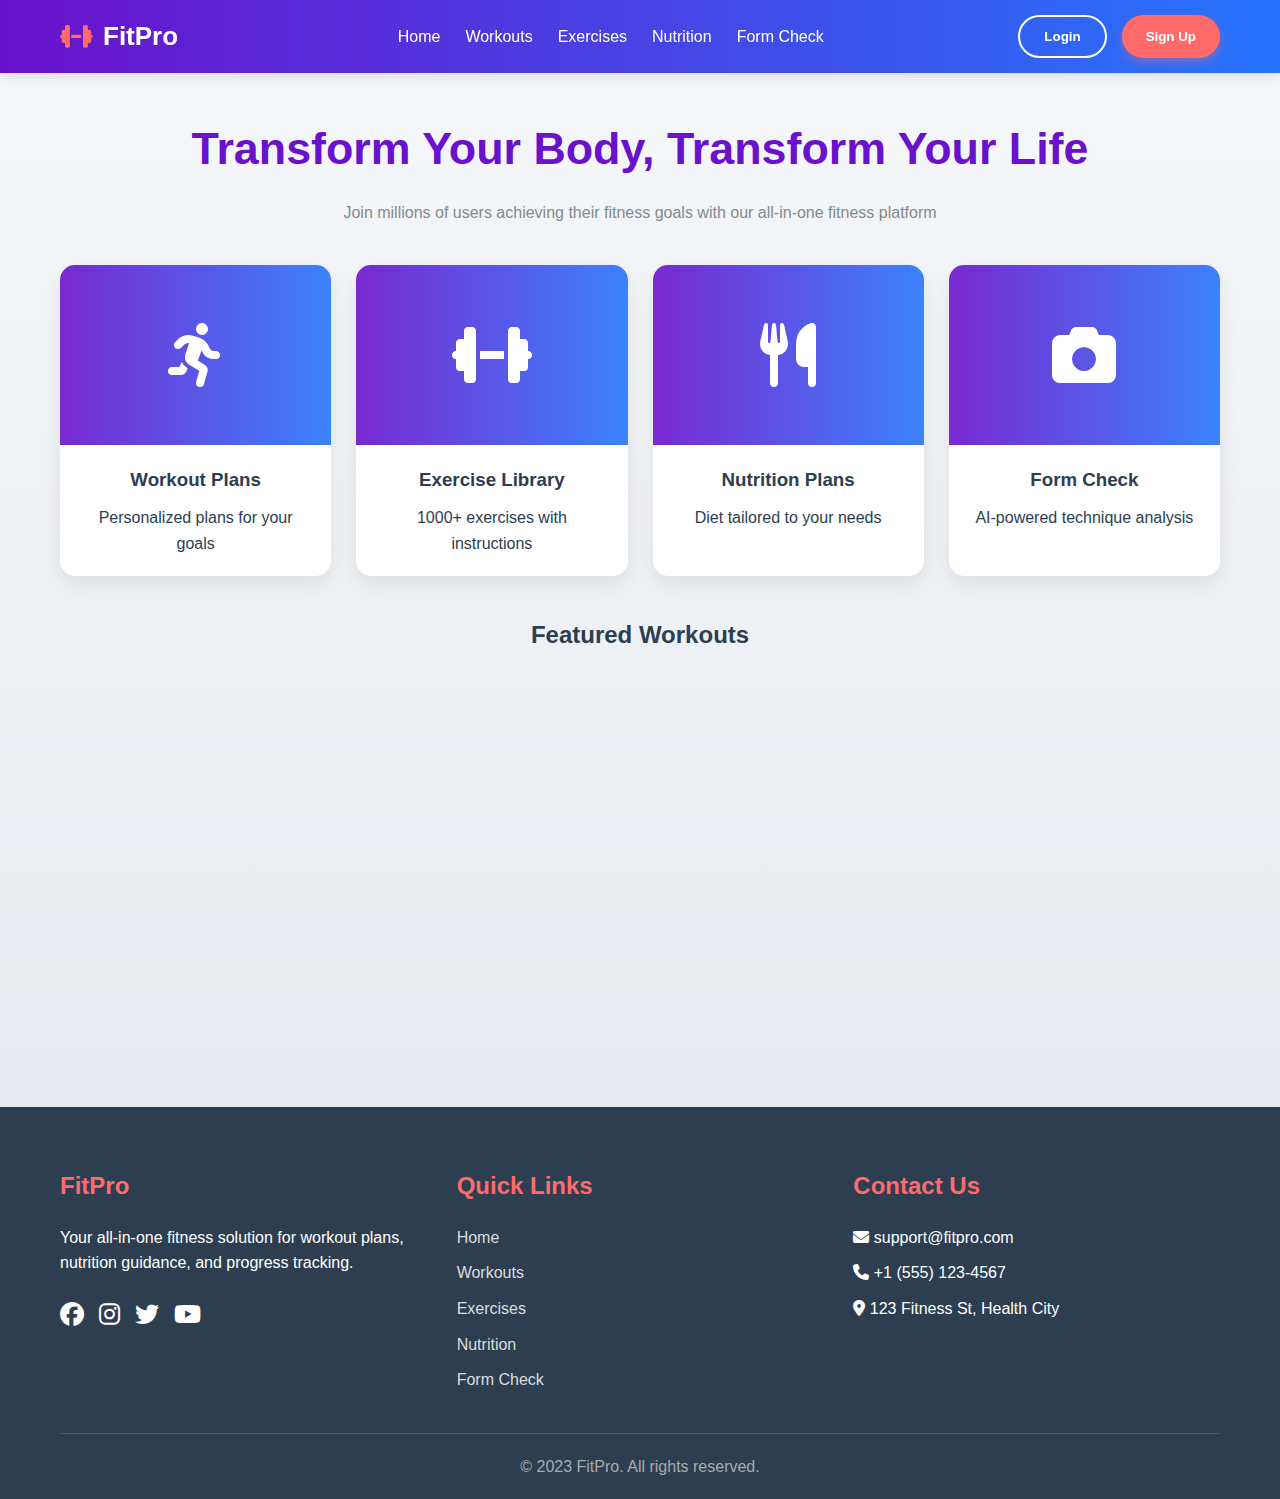
<file: workout.html>
<!DOCTYPE html>
<html lang="en">
<head>
    <meta charset="UTF-8">
    <meta name="viewport" content="width=device-width, initial-scale=1.0">
    <title>FitPro - Ultimate Fitness Solution</title>
    <link rel="stylesheet" href="https://cdnjs.cloudflare.com/ajax/libs/font-awesome/6.4.0/css/all.min.css">
    <style>
        * {
            margin: 0;
            padding: 0;
            box-sizing: border-box;
            font-family: 'Poppins', sans-serif;
        }

        :root {
            --primary: #6a11cb;
            --secondary: #2575fc;
            --accent: #ff6b6b;
            --success: #2ecc71;
            --warning: #f39c12;
            --light: #f8f9fa;
            --dark: #2c3e50;
            --gray: #7f8c8d;
        }

        body {
            background: linear-gradient(to bottom, #f5f7fa, #e4e7ec);
            color: var(--dark);
            line-height: 1.6;
            overflow-x: hidden;
            min-height: 100vh;
            display: flex;
            flex-direction: column;
        }

        .container {
            width: 100%;
            max-width: 1200px;
            margin: 0 auto;
            padding: 0 20px;
        }

        /* Header Styles */
        header {
            background: linear-gradient(to right, var(--primary), var(--secondary));
            color: white;
            padding: 15px 0;
            position: sticky;
            top: 0;
            z-index: 100;
            box-shadow: 0 4px 12px rgba(0, 0, 0, 0.1);
        }

        .header-content {
            display: flex;
            justify-content: space-between;
            align-items: center;
        }

        .logo {
            display: flex;
            align-items: center;
            font-size: 26px;
            font-weight: 700;
            cursor: pointer;
        }

        .logo i {
            margin-right: 10px;
            color: var(--accent);
            animation: pulse 2s infinite;
        }

        @keyframes pulse {
            0% { transform: scale(1); }
            50% { transform: scale(1.1); }
            100% { transform: scale(1); }
        }

        nav ul {
            display: flex;
            list-style: none;
        }

        nav ul li {
            margin-left: 25px;
        }

        nav ul li a {
            color: white;
            text-decoration: none;
            font-weight: 500;
            transition: color 0.3s;
            position: relative;
            cursor: pointer;
        }

        nav ul li a:after {
            content: '';
            position: absolute;
            width: 0;
            height: 2px;
            bottom: -5px;
            left: 0;
            background-color: var(--accent);
            transition: width 0.3s;
        }

        nav ul li a:hover:after {
            width: 100%;
        }

        nav ul li a:hover {
            color: var(--accent);
        }

        .auth-buttons {
            display: flex;
            gap: 15px;
        }

        .btn {
            padding: 12px 24px;
            border-radius: 50px;
            border: none;
            cursor: pointer;
            font-weight: 600;
            transition: all 0.3s;
            display: inline-flex;
            align-items: center;
            justify-content: center;
        }

        .btn i {
            margin-right: 8px;
        }

        .btn-outline {
            background: transparent;
            border: 2px solid white;
            color: white;
        }

        .btn-outline:hover {
            background: white;
            color: var(--primary);
        }

        .btn-primary {
            background: var(--accent);
            color: white;
            box-shadow: 0 4px 10px rgba(255, 107, 107, 0.4);
        }

        .btn-primary:hover {
            background: #ff5252;
            transform: translateY(-2px);
            box-shadow: 0 6px 15px rgba(255, 107, 107, 0.5);
        }

        .btn-gradient {
            background: linear-gradient(to right, var(--primary), var(--secondary));
            color: white;
            box-shadow: 0 4px 10px rgba(106, 17, 203, 0.4);
        }

        .btn-gradient:hover {
            transform: translateY(-2px);
            box-shadow: 0 6px 15px rgba(106, 17, 203, 0.5);
        }

        /* Page Styles */
        .page {
            display: none;
            padding: 40px 0;
            flex: 1;
        }

        .page.active {
            display: block;
        }

        .page-title {
            text-align: center;
            margin-bottom: 40px;
        }

        .page-title h1 {
            font-size: 2.8rem;
            color: var(--primary);
            margin-bottom: 15px;
        }

        .page-title p {
            color: var(--gray);
            max-width: 700px;
            margin: 0 auto;
        }

        /* Exercise Categories */
        .categories {
            display: grid;
            grid-template-columns: repeat(auto-fit, minmax(250px, 1fr));
            gap: 25px;
            margin-bottom: 40px;
        }

        .category-card {
            background: white;
            border-radius: 15px;
            overflow: hidden;
            box-shadow: 0 8px 20px rgba(0, 0, 0, 0.08);
            transition: transform 0.3s;
            cursor: pointer;
        }

        .category-card:hover {
            transform: translateY(-8px);
        }

        .category-img {
            height: 180px;
            background: linear-gradient(to right, var(--primary), var(--secondary));
            display: flex;
            align-items: center;
            justify-content: center;
            position: relative;
            overflow: hidden;
        }

        .category-img i {
            font-size: 4rem;
            color: white;
            z-index: 1;
        }

        .category-img:after {
            content: '';
            position: absolute;
            top: -50%;
            left: -50%;
            width: 200%;
            height: 200%;
            background: rgba(255, 255, 255, 0.1);
            transform: rotate(30deg);
        }

        .category-content {
            padding: 20px;
            text-align: center;
        }

        .category-content h3 {
            margin-bottom: 10px;
            color: var(--dark);
        }

        /* Exercise List */
        .exercise-list {
            display: grid;
            grid-template-columns: repeat(auto-fit, minmax(300px, 1fr));
            gap: 25px;
        }

        .exercise-card {
            background: white;
            border-radius: 15px;
            overflow: hidden;
            box-shadow: 0 8px 20px rgba(0, 0, 0, 0.08);
        }

        .exercise-img {
            height: 200px;
            background: linear-gradient(to right, var(--primary), var(--secondary));
            display: flex;
            align-items: center;
            justify-content: center;
            position: relative;
            overflow: hidden;
        }

        .exercise-img i {
            font-size: 4rem;
            color: white;
            z-index: 1;
        }

        .exercise-content {
            padding: 20px;
        }

        .exercise-content h3 {
            margin-bottom: 10px;
            color: var(--dark);
        }

        .exercise-content p {
            color: var(--gray);
            margin-bottom: 15px;
        }

        .exercise-meta {
            display: flex;
            justify-content: space-between;
            margin-top: 15px;
        }

        .exercise-meta span {
            display: flex;
            align-items: center;
            color: var(--gray);
        }

        .exercise-meta i {
            margin-right: 5px;
            color: var(--primary);
        }

        /* Camera Section */
        .camera-section {
            background: white;
            border-radius: 15px;
            padding: 30px;
            box-shadow: 0 8px 20px rgba(0, 0, 0, 0.08);
            margin-top: 40px;
        }

        .camera-container {
            display: flex;
            flex-direction: column;
            align-items: center;
        }

        .camera-preview {
            width: 100%;
            max-width: 500px;
            height: 350px;
            background: var(--light);
            border-radius: 10px;
            display: flex;
            align-items: center;
            justify-content: center;
            margin-bottom: 20px;
            position: relative;
            overflow: hidden;
        }

        .camera-preview i {
            font-size: 4rem;
            color: var(--gray);
        }

        .angle-indicator {
            position: absolute;
            bottom: 20px;
            left: 20px;
            background: rgba(0, 0, 0, 0.7);
            color: white;
            padding: 10px 15px;
            border-radius: 8px;
            font-weight: bold;
        }

        /* Footer */
        footer {
            background: var(--dark);
            color: white;
            padding: 60px 0 20px;
            margin-top: auto;
        }

        .footer-content {
            display: grid;
            grid-template-columns: repeat(auto-fit, minmax(250px, 1fr));
            gap: 30px;
            margin-bottom: 30px;
        }

        .footer-section h3 {
            margin-bottom: 20px;
            font-size: 1.5rem;
            color: var(--accent);
        }

        .footer-section ul {
            list-style: none;
        }

        .footer-section ul li {
            margin-bottom: 10px;
        }

        .footer-section ul li a {
            color: #ddd;
            text-decoration: none;
            transition: color 0.3s;
        }

        .footer-section ul li a:hover {
            color: var(--accent);
        }

        .social-icons {
            display: flex;
            gap: 15px;
            margin-top: 20px;
        }

        .social-icons a {
            color: white;
            font-size: 1.5rem;
            transition: color 0.3s;
        }

        .social-icons a:hover {
            color: var(--accent);
        }

        .copyright {
            text-align: center;
            padding-top: 20px;
            border-top: 1px solid #555;
            color: #aaa;
        }

        /* Responsive Design */
        @media (max-width: 768px) {
            .header-content {
                flex-direction: column;
                text-align: center;
            }

            nav ul {
                margin: 20px 0;
                justify-content: center;
                flex-wrap: wrap;
            }

            nav ul li {
                margin: 10px 15px;
            }

            .auth-buttons {
                justify-content: center;
                flex-wrap: wrap;
            }

            .page-title h1 {
                font-size: 2.2rem;
            }
        }
    </style>
</head>
<body>
    <!-- Header -->
    <header>
        <div class="container">
            <div class="header-content">
                <div class="logo" onclick="showPage('home')">
                    <i class="fas fa-dumbbell"></i>
                    <span>FitPro</span>
                </div>
                <nav>
                    <ul>
                        <li><a onclick="showPage('home')">Home</a></li>
                        <li><a onclick="showPage('workouts')">Workouts</a></li>
                        <li><a onclick="showPage('exercises')">Exercises</a></li>
                        <li><a onclick="showPage('nutrition')">Nutrition</a></li>
                        <li><a onclick="showPage('camera')">Form Check</a></li>
                    </ul>
                </nav>
                <div class="auth-buttons">
                    <button class="btn btn-outline" id="loginBtn">Login</button>
                    <button class="btn btn-primary" id="signupBtn">Sign Up</button>
                </div>
            </div>
        </div>
    </header>

    <!-- Home Page -->
    <div id="home" class="page active">
        <div class="container">
            <div class="page-title">
                <h1>Transform Your Body, Transform Your Life</h1>
                <p>Join millions of users achieving their fitness goals with our all-in-one fitness platform</p>
            </div>

            <div class="categories">
                <div class="category-card" onclick="showPage('workouts')">
                    <div class="category-img">
                        <i class="fas fa-running"></i>
                    </div>
                    <div class="category-content">
                        <h3>Workout Plans</h3>
                        <p>Personalized plans for your goals</p>
                    </div>
                </div>
                <div class="category-card" onclick="showPage('exercises')">
                    <div class="category-img">
                        <i class="fas fa-dumbbell"></i>
                    </div>
                    <div class="category-content">
                        <h3>Exercise Library</h3>
                        <p>1000+ exercises with instructions</p>
                    </div>
                </div>
                <div class="category-card" onclick="showPage('nutrition')">
                    <div class="category-img">
                        <i class="fas fa-utensils"></i>
                    </div>
                    <div class="category-content">
                        <h3>Nutrition Plans</h3>
                        <p>Diet tailored to your needs</p>
                    </div>
                </div>
                <div class="category-card" onclick="showPage('camera')">
                    <div class="category-img">
                        <i class="fas fa-camera"></i>
                    </div>
                    <div class="category-content">
                        <h3>Form Check</h3>
                        <p>AI-powered technique analysis</p>
                    </div>
                </div>
            </div>

            <div class="page-title">
                <h2>Featured Workouts</h2>
            </div>

            <div class="exercise-list">
                <div class="exercise-card">
                    <div class="exercise-img">
                        <i class="fas fa-fire"></i>
                    </div>
                    <div class="exercise-content">
                        <h3>Chest Day - Beginner</h3>
                        <p>Complete chest workout for beginners focusing on form and technique</p>
                        <div class="exercise-meta">
                            <span><i class="fas fa-clock"></i> 45 min</span>
                            <span><i class="fas fa-dumbbell"></i> 8 exercises</span>
                        </div>
                    </div>
                </div>
                <div class="exercise-card">
                    <div class="exercise-img">
                        <i class="fas fa-bolt"></i>
                    </div>
                    <div class="exercise-content">
                        <h3>Leg Day - Advanced</h3>
                        <p>Intensive leg workout for advanced lifters focusing on strength and hypertrophy</p>
                        <div class="exercise-meta">
                            <span><i class="fas fa-clock"></i> 60 min</span>
                            <span><i class="fas fa-dumbbell"></i> 10 exercises</span>
                        </div>
                    </div>
                </div>
                <div class="exercise-card">
                    <div class="exercise-img">
                        <i class="fas fa-heart"></i>
                    </div>
                    <div class="exercise-content">
                        <h3>Full Body HIIT</h3>
                        <p>High-intensity interval training for fat loss and cardiovascular health</p>
                        <div class="exercise-meta">
                            <span><i class="fas fa-clock"></i> 30 min</span>
                            <span><i class="fas fa-dumbbell"></i> 12 exercises</span>
                        </div>
                    </div>
                </div>
            </div>
        </div>
    </div>

    <!-- Workouts Page -->
    <div id="workouts" class="page">
        <div class="container">
            <div class="page-title">
                <h1>Workout Plans</h1>
                <p>Choose from our expertly designed workout plans based on your goals and experience level</p>
            </div>

            <div class="categories">
                <div class="category-card">
                    <div class="category-img">
                        <i class="fas fa-weight"></i>
                    </div>
                    <div class="category-content">
                        <h3>Weight Loss</h3>
                        <p>Cardio and HIIT focused workouts</p>
                    </div>
                </div>
                <div class="category-card">
                    <div class="category-img">
                        <i class="fas fa-dumbbell"></i>
                    </div>
                    <div class="category-content">
                        <h3>Muscle Building</h3>
                        <p>Hypertrophy focused training splits</p>
                    </div>
                </div>
                <div class="category-card">
                    <div class="category-img">
                        <i class="fas fa-bolt"></i>
                    </div>
                    <div class="category-content">
                        <h3>Strength Training</h3>
                        <p>Focus on compound lifts and progressive overload</p>
                    </div>
                </div>
                <div class="category-card">
                    <div class="category-img">
                        <i class="fas fa-heart"></i>
                    </div>
                    <div class="category-content">
                        <h3>Maintenance</h3>
                        <p>Balanced workouts for overall fitness</p>
                    </div>
                </div>
            </div>

            <div class="page-title">
                <h2>Training Splits</h2>
            </div>

            <div class="exercise-list">
                <div class="exercise-card">
                    <div class="exercise-img">
                        <i class="fas fa-user"></i>
                    </div>
                    <div class="exercise-content">
                        <h3>Beginner Full Body</h3>
                        <p>3-day per week full body program focusing on fundamental movement patterns</p>
                        <div class="exercise-meta">
                            <span><i class="fas fa-calendar"></i> 3 days/week</span>
                            <span><i class="fas fa-clock"></i> 8 weeks</span>
                        </div>
                    </div>
                </div>
                <div class="exercise-card">
                    <div class="exercise-img">
                        <i class="fas fa-user-graduate"></i>
                    </div>
                    <div class="exercise-content">
                        <h3>Intermediate Push/Pull/Legs</h3>
                        <p>6-day per week split focusing on movement patterns and muscle groups</p>
                        <div class="exercise-meta">
                            <span><i class="fas fa-calendar"></i> 6 days/week</span>
                            <span><i class="fas fa-clock"></i> 12 weeks</span>
                        </div>
                    </div>
                </div>
                <div class="exercise-card">
                    <div class="exercise-img">
                        <i class="fas fa-user-tie"></i>
                    </div>
                    <div class="exercise-content">
                        <h3>Advanced Bodybuilding</h3>
                        <p>6-day per week muscle group split for advanced hypertrophy training</p>
                        <div class="exercise-meta">
                            <span><i class="fas fa-calendar"></i> 6 days/week</span>
                            <span><i class="fas fa-clock"></i> 16 weeks</span>
                        </div>
                    </div>
                </div>
            </div>
        </div>
    </div>

    <!-- Exercises Page -->
    <div id="exercises" class="page">
        <div class="container">
            <div class="page-title">
                <h1>Exercise Library</h1>
                <p>Browse our complete exercise database with instructions, videos, and form tips</p>
            </div>

            <div class="categories">
                <div class="category-card">
                    <div class="category-img">
                        <i class="fas fa-hands"></i>
                    </div>
                    <div class="category-content">
                        <h3>Chest Exercises</h3>
                        <p>25 exercises</p>
                    </div>
                </div>
                <div class="category-card">
                    <div class="category-img">
                        <i class="fas fa-walking"></i>
                    </div>
                    <div class="category-content">
                        <h3>Leg Exercises</h3>
                        <p>32 exercises</p>
                    </div>
                </div>
                <div class="category-card">
                    <div class="category-img">
                        <i class="fas fa-hands-helping"></i>
                    </div>
                    <div class="category-content">
                        <h3>Back Exercises</h3>
                        <p>28 exercises</p>
                    </div>
                </div>
                <div class="category-card">
                    <div class="category-img">
                        <i class="fas fa-hand-rock"></i>
                    </div>
                    <div class="category-content">
                        <h3>Shoulder Exercises</h3>
                        <p>22 exercises</p>
                    </div>
                </div>
            </div>

            <div class="page-title">
                <h2>Popular Exercises</h2>
            </div>

            <div class="exercise-list">
                <div class="exercise-card">
                    <div class="exercise-img">
                        <i class="fas fa-dumbbell"></i>
                    </div>
                    <div class="exercise-content">
                        <h3>Bench Press</h3>
                        <p>Compound chest exercise targeting pectorals, shoulders, and triceps</p>
                        <div class="exercise-meta">
                            <span><i class="fas fa-dumbbell"></i> Chest</span>
                            <span><i class="fas fa-signal"></i> Intermediate</span>
                        </div>
                    </div>
                </div>
                <div class="exercise-card">
                    <div class="exercise-img">
                        <i class="fas fa-dumbbell"></i>
                    </div>
                    <div class="exercise-content">
                        <h3>Barbell Squat</h3>
                        <p>Compound lower body exercise targeting quads, glutes, and hamstrings</p>
                        <div class="exercise-meta">
                            <span><i class="fas fa-dumbbell"></i> Legs</span>
                            <span><i class="fas fa-signal"></i> Intermediate</span>
                        </div>
                    </div>
                </div>
                <div class="exercise-card">
                    <div class="exercise-img">
                        <i class="fas fa-dumbbell"></i>
                    </div>
                    <div class="exercise-content">
                        <h3>Deadlift</h3>
                        <p>Compound full body exercise targeting posterior chain and grip strength</p>
                        <div class="exercise-meta">
                            <span><i class="fas fa-dumbbell"></i> Back</span>
                            <span><i class="fas fa-signal"></i> Advanced</span>
                        </div>
                    </div>
                </div>
            </div>
        </div>
    </div>

    <!-- Nutrition Page -->
    <div id="nutrition" class="page">
        <div class="container">
            <div class="page-title">
                <h1>Nutrition Plans</h1>
                <p>Fuel your body with our science-based nutrition plans tailored to your goals</p>
            </div>

            <div class="categories">
                <div class="category-card">
                    <div class="category-img">
                        <i class="fas fa-weight"></i>
                    </div>
                    <div class="category-content">
                        <h3>Weight Loss</h3>
                        <p>Calorie deficit plans</p>
                    </div>
                </div>
                <div class="category-card">
                    <div class="category-img">
                        <i class="fas fa-dumbbell"></i>
                    </div>
                    <div class="category-content">
                        <h3>Muscle Gain</h3>
                        <p>Calorie surplus plans</p>
                    </div>
                </div>
                <div class="category-card">
                    <div class="category-img">
                        <i class="fas fa-heart"></i>
                    </div>
                    <div class="category-content">
                        <h3>Maintenance</h3>
                        <p>Balanced nutrition plans</p>
                    </div>
                </div>
                <div class="category-card">
                    <div class="category-img">
                        <i class="fas fa-seedling"></i>
                    </div>
                    <div class="category-content">
                        <h3>Vegetarian</h3>
                        <p>Plant-based nutrition</p>
                    </div>
                </div>
            </div>

            <div class="page-title">
                <h2>Sample Meal Plans</h2>
            </div>

            <div class="exercise-list">
                <div class="exercise-card">
                    <div class="exercise-img">
                        <i class="fas fa-weight"></i>
                    </div>
                    <div class="exercise-content">
                        <h3>Weight Loss - 1800 Calories</h3>
                        <p>Balanced meal plan with moderate protein and controlled carbohydrates for sustainable weight loss</p>
                        <div class="exercise-meta">
                            <span><i class="fas fa-utensils"></i> 4 meals</span>
                            <span><i class="fas fa-apple-alt"></i> High protein</span>
                        </div>
                    </div>
                </div>
                <div class="exercise-card">
                    <div class="exercise-img">
                        <i class="fas fa-dumbbell"></i>
                    </div>
                    <div class="exercise-content">
                        <h3>Muscle Gain - 3000 Calories</h3>
                        <p>High-calorie meal plan with emphasis on protein and complex carbohydrates for muscle growth</p>
                        <div class="exercise-meta">
                            <span><i class="fas fa-utensils"></i> 5 meals</span>
                            <span><i class="fas fa-apple-alt"></i> High calorie</span>
                        </div>
                    </div>
                </div>
                <div class="exercise-card">
                    <div class="exercise-img">
                        <i class="fas fa-heart"></i>
                    </div>
                    <div class="exercise-content">
                        <h3>Maintenance - 2200 Calories</h3>
                        <p>Well-rounded meal plan with balanced macronutrients for maintaining weight and health</p>
                        <div class="exercise-meta">
                            <span><i class="fas fa-utensils"></i> 4 meals</span>
                            <span><i class="fas fa-apple-alt"></i> Balanced</span>
                        </div>
                    </div>
                </div>
            </div>
        </div>
    </div>

    <!-- Camera/Form Check Page -->
    <div id="camera" class="page">
        <div class="container">
            <div class="page-title">
                <h1>Form Check</h1>
                <p>Use your camera to check your exercise form and get real-time feedback</p>
            </div>

            <div class="camera-section">
                <div class="camera-container">
                    <div class="camera-preview">
                        <i class="fas fa-camera"></i>
                        <div class="angle-indicator">Angle: 0°</div>
                    </div>
                    <div class="form-group">
                        <label for="exercise-select">Select Exercise</label>
                        <select id="exercise-select" class="form-control">
                            <option value="squat">Barbell Squat</option>
                            <option value="bench">Bench Press</option>
                            <option value="deadlift">Deadlift</option>
                            <option value="shoulder">Shoulder Press</option>
                        </select>
                    </div>
                    <button class="btn btn-gradient" style="margin-top: 20px;">
                        <i class="fas fa-video"></i> Start Camera
                    </button>
                </div>
            </div>

            <div class="page-title">
                <h2>Form Tips</h2>
            </div>

            <div class="exercise-list">
                <div class="exercise-card">
                    <div class="exercise-img">
                        <i class="fas fa-dumbbell"></i>
                    </div>
                    <div class="exercise-content">
                        <h3>Barbell Squat</h3>
                        <p>Keep your chest up, back straight, and knees tracking over toes. Descend until thighs are parallel to the floor.</p>
                        <div class="exercise-meta">
                            <span><i class="fas fa-exclamation-circle"></i> Common mistake: Knee cave</span>
                        </div>
                    </div>
                </div>
                <div class="exercise-card">
                    <div class="exercise-img">
                        <i class="fas fa-dumbbell"></i>
                    </div>
                    <div class="exercise-content">
                        <h3>Bench Press</h3>
                        <p>Maintain a slight arch in your back, keep shoulders retracted, and lower bar to mid-chest.</p>
                        <div class="exercise-meta">
                            <span><i class="fas fa-exclamation-circle"></i> Common mistake: Flaring elbows</span>
                        </div>
                    </div>
                </div>
                <div class="exercise-card">
                    <div class="exercise-img">
                        <i class="fas fa-dumbbell"></i>
                    </div>
                    <div class="exercise-content">
                        <h3>Deadlift</h3>
                        <p>Keep your back straight, chest up, and drive through your heels. Maintain the bar close to your body.</p>
                        <div class="exercise-meta">
                            <span><i class="fas fa-exclamation-circle"></i> Common mistake: Rounded back</span>
                        </div>
                    </div>
                </div>
            </div>
        </div>
    </div>

    <!-- Footer -->
    <footer>
        <div class="container">
            <div class="footer-content">
                <div class="footer-section">
                    <h3>FitPro</h3>
                    <p>Your all-in-one fitness solution for workout plans, nutrition guidance, and progress tracking.</p>
                    <div class="social-icons">
                        <a href="#"><i class="fab fa-facebook"></i></a>
                        <a href="#"><i class="fab fa-instagram"></i></a>
                        <a href="#"><i class="fab fa-twitter"></i></a>
                        <a href="#"><i class="fab fa-youtube"></i></a>
                    </div>
                </div>
                <div class="footer-section">
                    <h3>Quick Links</h3>
                    <ul>
                        <li><a onclick="showPage('home')">Home</a></li>
                        <li><a onclick="showPage('workouts')">Workouts</a></li>
                        <li><a onclick="showPage('exercises')">Exercises</a></li>
                        <li><a onclick="showPage('nutrition')">Nutrition</a></li>
                        <li><a onclick="showPage('camera')">Form Check</a></li>
                    </ul>
                </div>
                <div class="footer-section">
                    <h3>Contact Us</h3>
                    <ul>
                        <li><i class="fas fa-envelope"></i> support@fitpro.com</li>
                        <li><i class="fas fa-phone"></i> +1 (555) 123-4567</li>
                        <li><i class="fas fa-map-marker-alt"></i> 123 Fitness St, Health City</li>
                    </ul>
                </div>
            </div>
            <div class="copyright">
                <p>&copy; 2023 FitPro. All rights reserved.</p>
            </div>
        </div>
    </footer>

    <script>
        // Page Navigation
        function showPage(pageId) {
            // Hide all pages
            document.querySelectorAll('.page').forEach(page => {
                page.classList.remove('active');
            });
            
            // Show the selected page
            document.getElementById(pageId).classList.add('active');
            
            // Scroll to top
            window.scrollTo(0, 0);
        }

        // Login/Signup Buttons
        document.getElementById('loginBtn').addEventListener('click', () => {
            alert('Login functionality would be implemented here with backend integration');
        });

        document.getElementById('signupBtn').addEventListener('click', () => {
            alert('Signup functionality would be implemented here with backend integration');
        });

        // Simple animation on scroll
        window.addEventListener('scroll', () => {
            const elements = document.querySelectorAll('.category-card, .exercise-card');
            elements.forEach(element => {
                const elementPosition = element.getBoundingClientRect().top;
                const screenPosition = window.innerHeight / 1.3;
                if (elementPosition < screenPosition) {
                    element.style.opacity = 1;
                    element.style.transform = 'translateY(0)';
                }
            });
        });

        // Initialize element styles for animation
        document.querySelectorAll('.category-card, .exercise-card').forEach(element => {
            element.style.opacity = 0;
            element.style.transform = 'translateY(20px)';
            element.style.transition = 'opacity 0.5s ease, transform 0.5s ease';
        });

        // Trigger scroll once to check initial position
        window.dispatchEvent(new Event('scroll'));
    </script>
</body>
</html>
</file>
